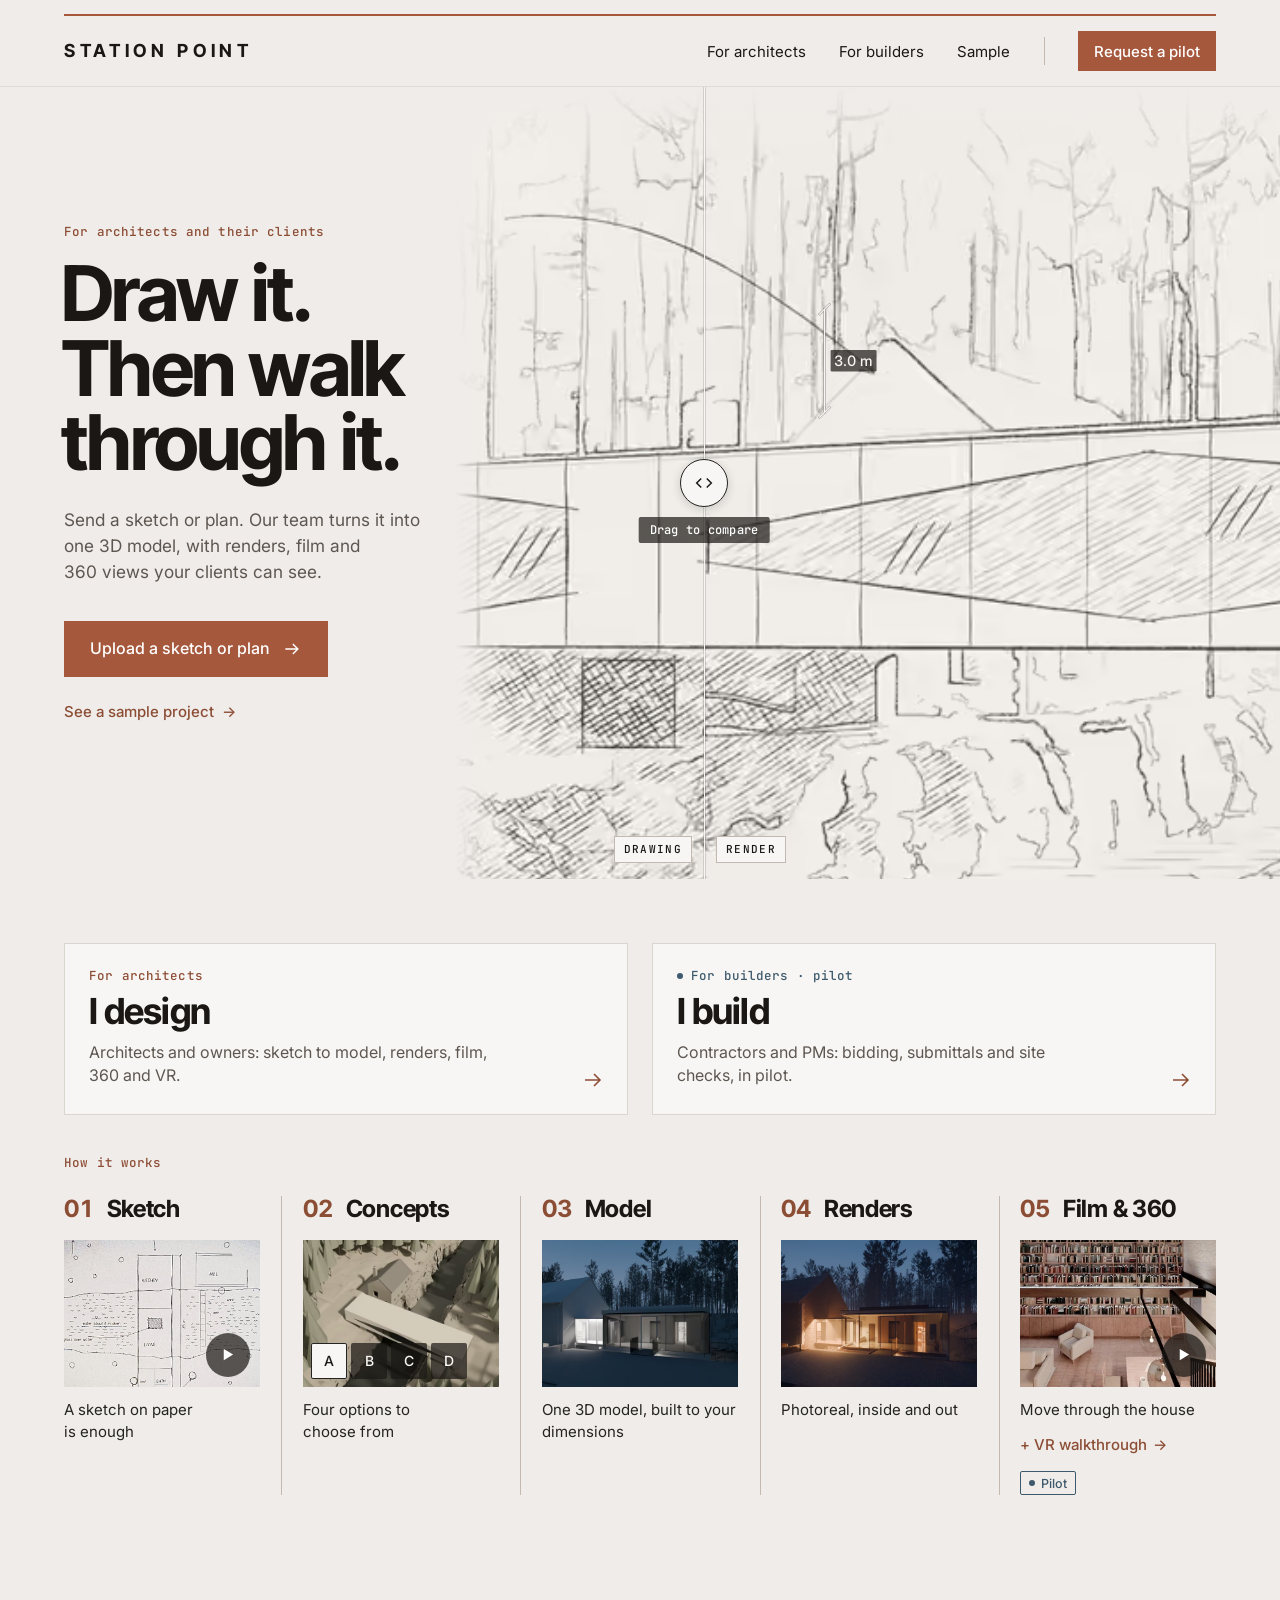
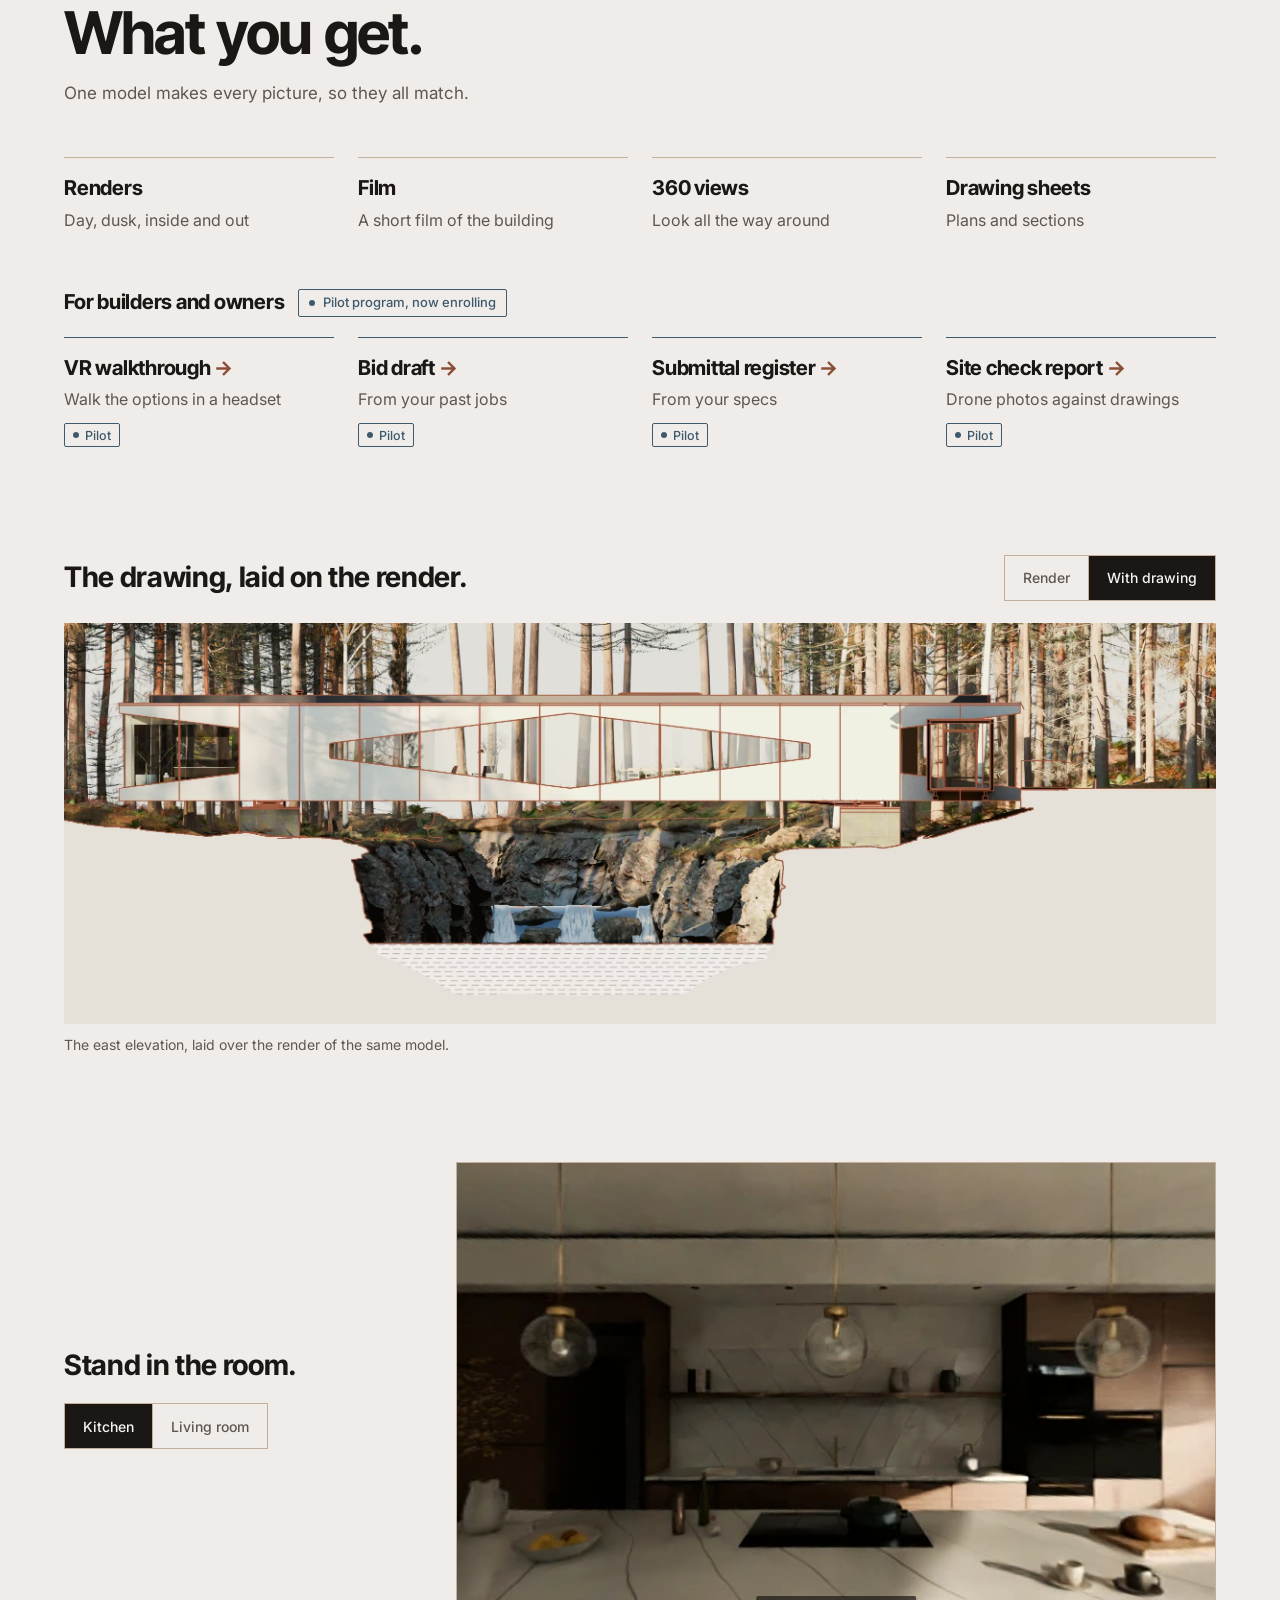
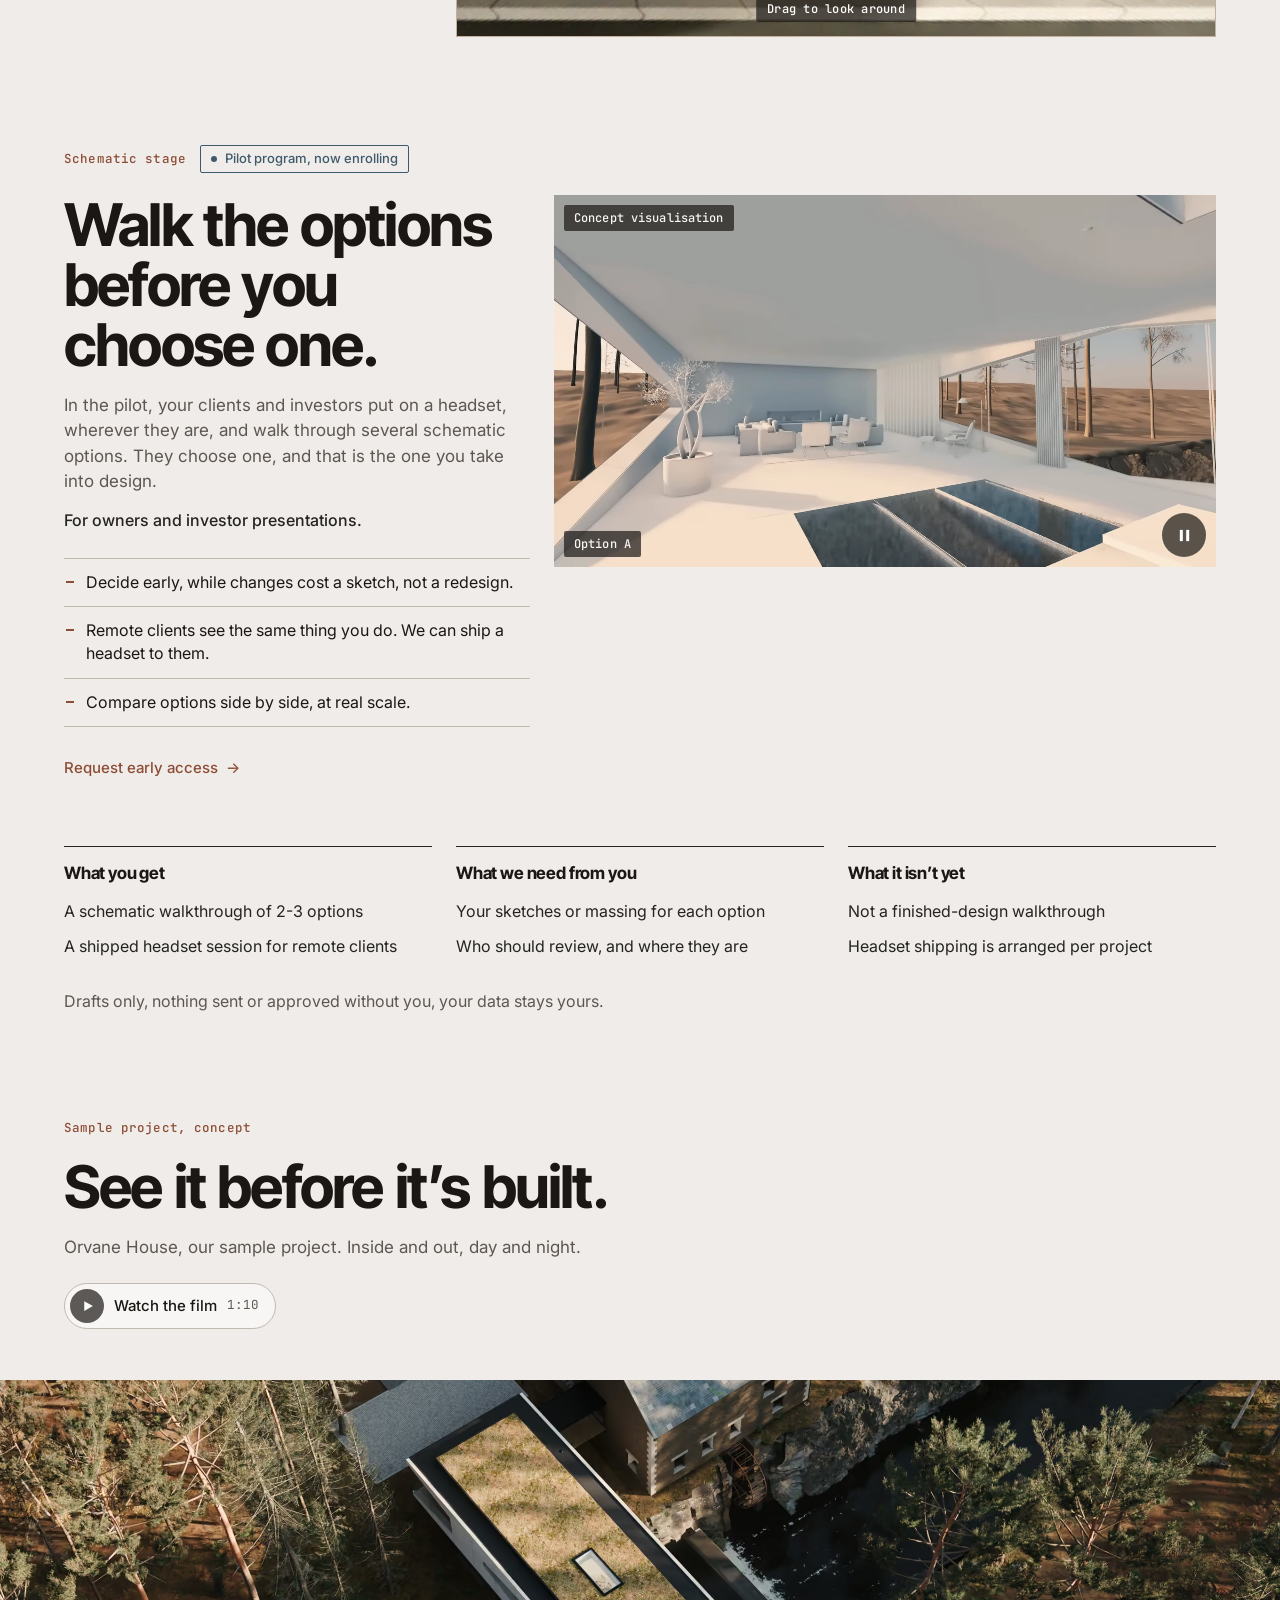
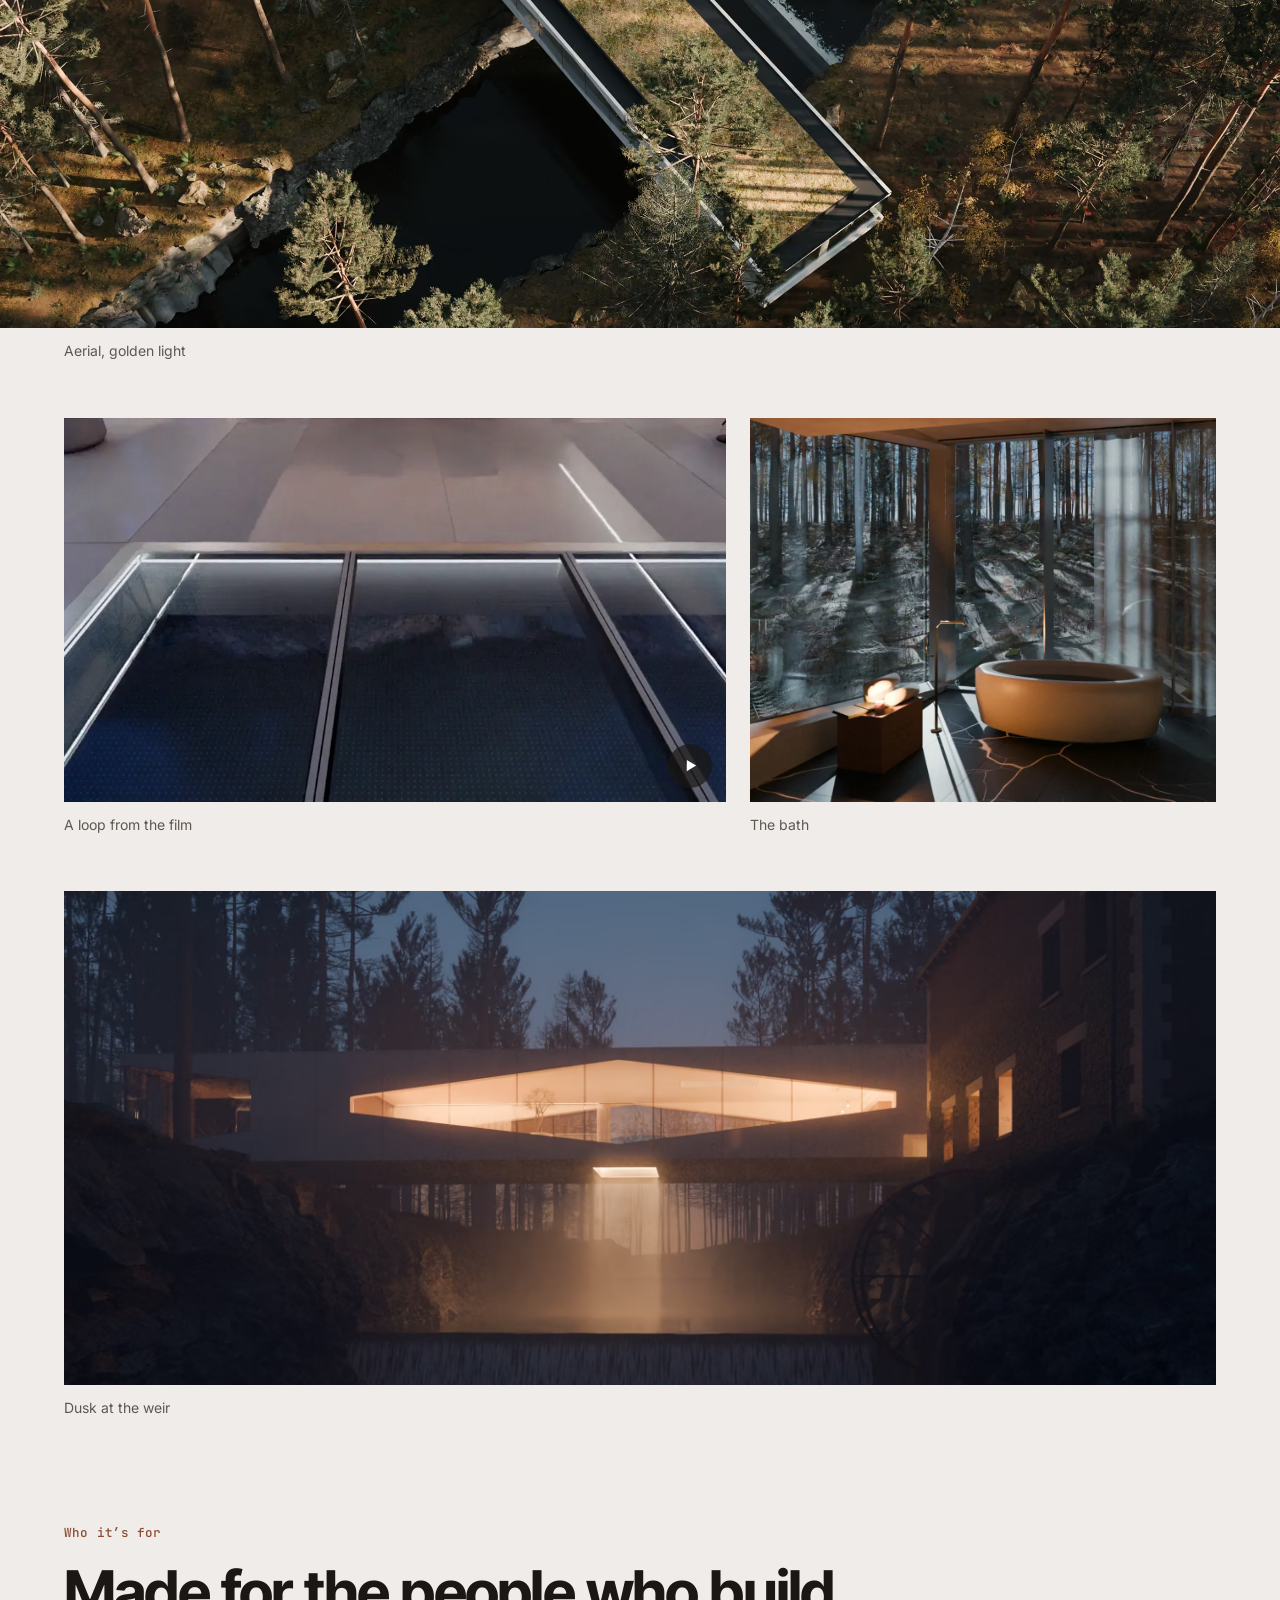
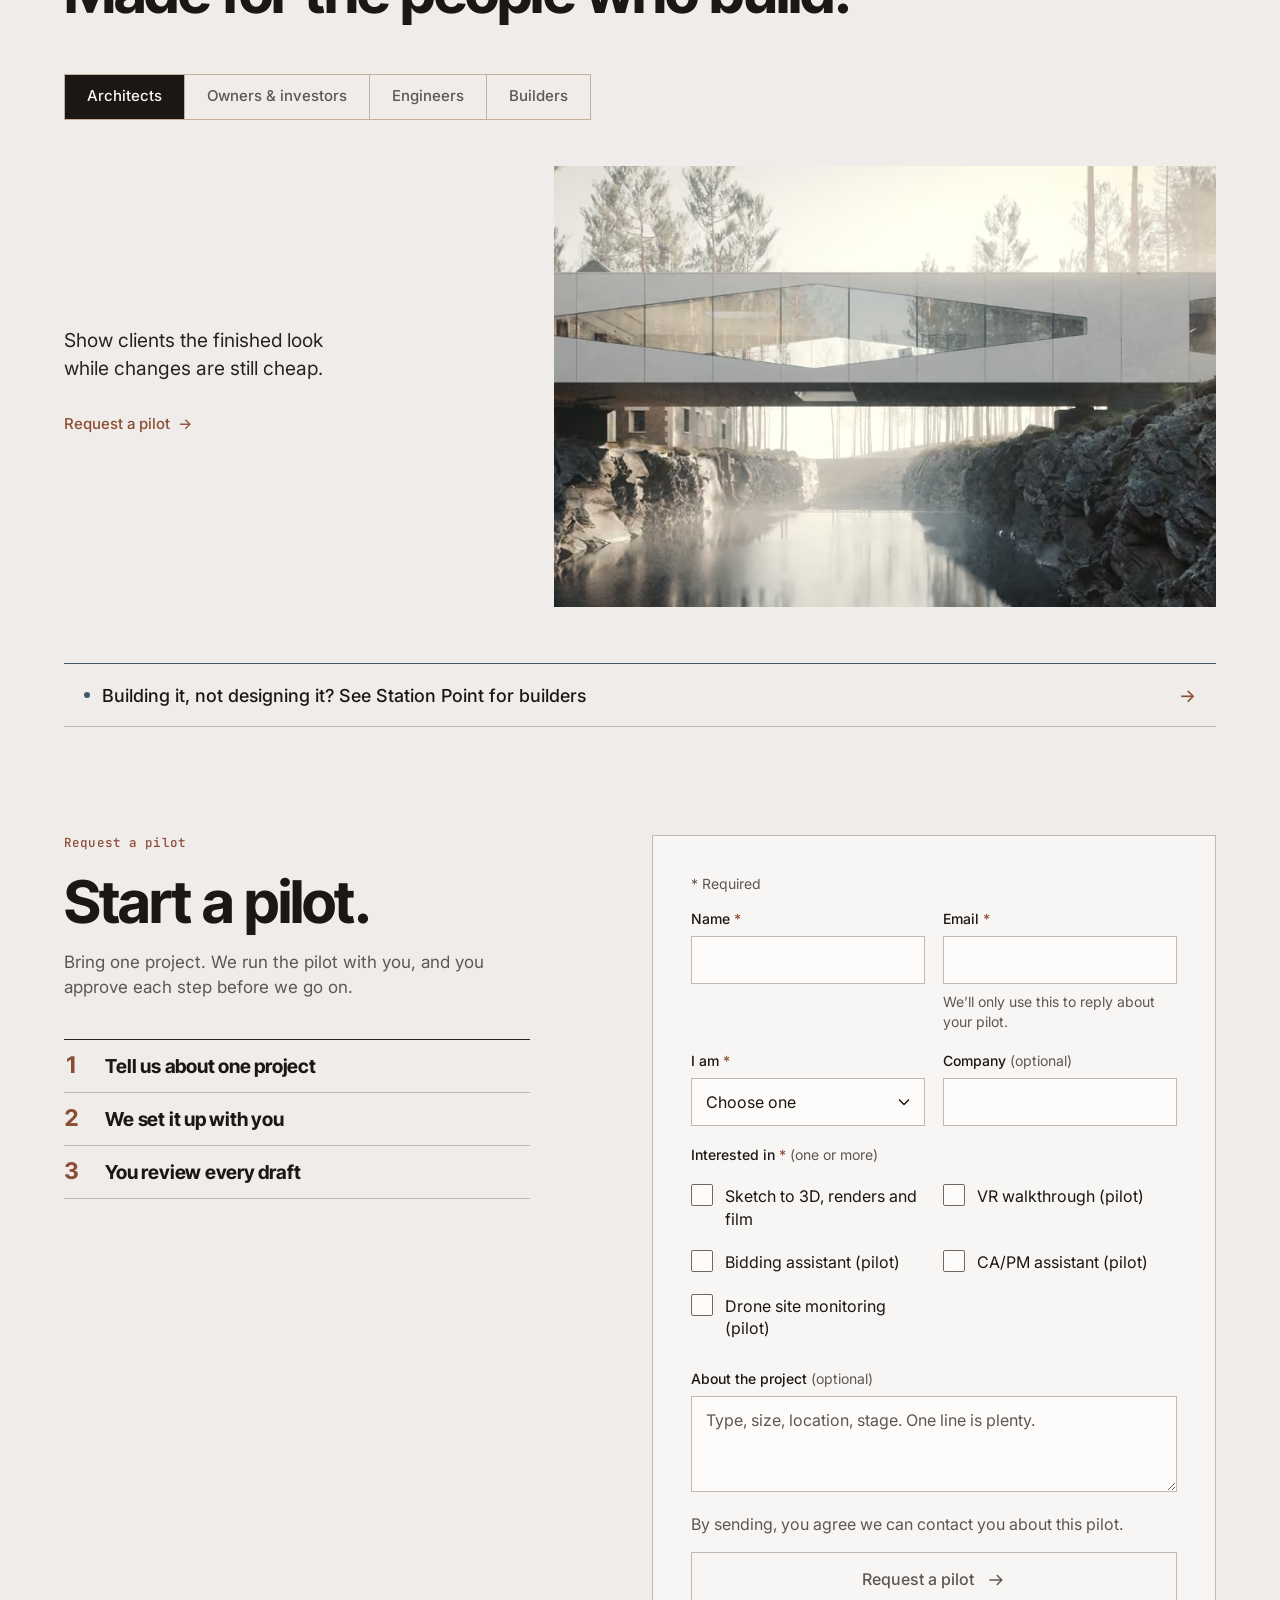
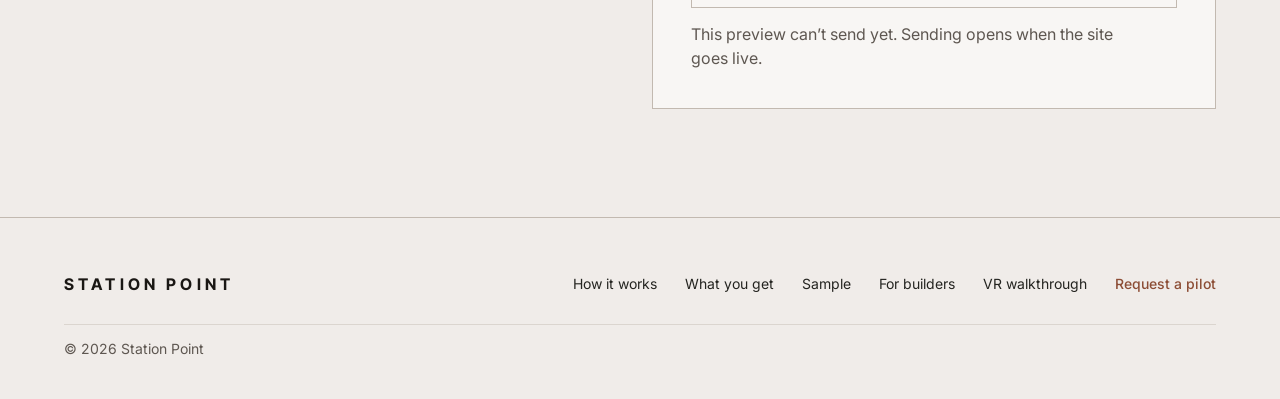
<file: index.html>
<!doctype html>
<html lang="en">
<head>
<meta name="robots" content="noindex, nofollow">

<meta charset="utf-8">
<meta name="viewport" content="width=device-width, initial-scale=1, viewport-fit=cover">
<title>Station Point · Hand sketch to renders, film and 360</title>
<meta name="description" content="Your sketch becomes one 3D model, with photoreal renders, a film and 360 views. For architects and their clients, with pilots for builders now enrolling.">
<meta name="color-scheme" content="light">
<meta name="theme-color" content="#F0ECE9">
<meta property="og:type" content="website">
<meta property="og:site_name" content="Station Point">
<meta property="og:title" content="Station Point · Draw it. Then walk through it.">
<meta property="og:description" content="From a hand sketch to one 3D model, photoreal renders, a film and 360 views.">
<meta property="og:image" content="img/og_1200x630.jpg">
<meta property="og:image:alt" content="A long white house spans a misty gorge among tall pines.">
<meta name="twitter:card" content="summary_large_image">
<link rel="icon" href="data:image/svg+xml,%3Csvg xmlns='http://www.w3.org/2000/svg' viewBox='0 0 32 32'%3E%3Crect width='32' height='32' fill='%23F0ECE9'/%3E%3Cpath d='M6 24L26 9M6 24H26' stroke='%231A1714' stroke-width='2.4' fill='none'/%3E%3Ccircle cx='6' cy='24' r='3.4' fill='%23A6583D'/%3E%3C/svg%3E">
<script>document.documentElement.classList.add('js');</script>
<link rel="preconnect" href="https://fonts.googleapis.com">
<link rel="preconnect" href="https://fonts.gstatic.com" crossorigin>
<link rel="stylesheet" href="https://fonts.googleapis.com/css2?family=Architects+Daughter&family=Inter:wght@400;500&family=Inter+Tight:wght@700&family=JetBrains+Mono:wght@400;500&display=swap">
<link rel="preload" as="image" type="image/avif" media="(min-width: 768px)" imagesrcset="img/hero_sketch_r5p_1600.avif 1600w, img/hero_sketch_r5p_2400.avif 2400w" imagesizes="(min-width: 768px) 63vw, 100vw" fetchpriority="high">
<link rel="preload" as="image" type="image/avif" media="(max-width: 767px)" imagesrcset="img/hero_sketch_r5p_m720.avif 720w, img/hero_sketch_r5p_m1080.avif 1080w" imagesizes="100vw" fetchpriority="high">
<link rel="preload" as="image" type="image/avif" media="(min-width: 768px)" imagesrcset="img/hero_render_r5p_1600.avif 1600w, img/hero_render_r5p_2400.avif 2400w" imagesizes="(min-width: 768px) 63vw, 100vw" fetchpriority="high">
<link rel="preload" as="image" type="image/avif" media="(max-width: 767px)" imagesrcset="img/hero_render_r5p_m720.avif 720w, img/hero_render_r5p_m1080.avif 1080w" imagesizes="100vw" fetchpriority="high">
<link rel="stylesheet" href="css/site.css">


</head>
<body>

<a class="skip" href="#main">Skip to content</a>

<header class="site-head" id="site-head">
  <div class="wrap"><div class="rule" aria-hidden="true"></div></div>
  <div class="wrap head-row">
    <a class="wordmark" href="#hero">STATION POINT</a>
    <nav class="nav" aria-label="Main">
      <ul class="nav-list">
        <li><a href="#how-it-works">For architects</a></li>
        <li><a href="builders.html">For builders</a></li>
        <li><a href="#sample">Sample</a></li>
      </ul>
      <span class="nav-div" aria-hidden="true"></span>
      <a class="nav-cta" href="#pilot">Request a pilot</a>
    </nav>
    <button class="menu-btn" id="menu-btn" type="button" aria-expanded="false" aria-controls="menu">
      <span class="sr-only">Menu</span><span class="menu-ico" aria-hidden="true"></span>
    </button>
  </div>
  <div class="menu" id="menu" hidden>
    <ul class="wrap">
      <li><a href="#how-it-works">For architects</a></li>
      <li><a href="builders.html">For builders</a></li>
      <li><a href="#sample">Sample</a></li>
      <li><a href="#pilot">Request a pilot</a></li>
    </ul>
  </div>
</header>


<main id="main">

<section class="hero" id="hero" aria-labelledby="hero-h">
  <div class="wrap hero-wrap">
    <div class="hero-copy">
      <p class="marker marker-top hero-for">For architects and their clients</p>
      <h1 class="h1" id="hero-h">Draw it.<br> Then walk<br> through it.</h1>
      <p class="lede">Send a sketch or plan. Our team turns it into one 3D model, with renders, film and 360&nbsp;views your clients can&nbsp;see.</p>
      <a class="upload" id="hero-cta" href="#pilot" data-prefill="service=design" data-pick="file_sketch">
        <span class="upload-txt">Upload a sketch or plan</span>
        <span class="upload-go" aria-hidden="true"><svg viewBox="0 0 24 24" focusable="false"><path d="M4 12h15M13 6l6 6-6 6"/></svg></span>
      </a>
      <a class="mono-link" href="#sample">See a sample project <span class="arr" aria-hidden="true">&rarr;</span></a>
    </div>
  </div>
  <div class="hero-media cmp" id="compare" role="group" aria-label="The drawing and the render of the same view">
    <div class="clip clip-s"><div class="frame"><picture class="lay lay-s"><source media="(max-width: 767px)" type="image/avif" srcset="img/hero_sketch_r5p_m720.avif 720w, img/hero_sketch_r5p_m1080.avif 1080w" sizes="100vw"><source media="(max-width: 767px)" type="image/webp" srcset="img/hero_sketch_r5p_m720.webp 720w, img/hero_sketch_r5p_m1080.webp 1080w" sizes="100vw"><source media="(max-width: 767px)" srcset="img/hero_sketch_r5p_m720.jpg 720w, img/hero_sketch_r5p_m1080.jpg 1080w" sizes="100vw"><source type="image/avif" srcset="img/hero_sketch_r5p_1600.avif 1600w, img/hero_sketch_r5p_2400.avif 2400w" sizes="(min-width: 768px) 63vw, 100vw"><source type="image/webp" srcset="img/hero_sketch_r5p_1600.webp 1600w, img/hero_sketch_r5p_2400.webp 2400w" sizes="(min-width: 768px) 63vw, 100vw"><img src="img/hero_sketch_r5p_1600.jpg" srcset="img/hero_sketch_r5p_1600.jpg 1600w, img/hero_sketch_r5p_2400.jpg 2400w" sizes="(min-width: 768px) 63vw, 100vw" width="2400" height="1800" alt="Pencil drawing of a long white house bridging a gorge in a pine forest." decoding="async" fetchpriority="high"></picture></div></div>
    <div class="clip clip-n" aria-hidden="true"><div class="frame"><svg class="ov ov-s ov-d" viewBox="0 0 2400 1800" preserveAspectRatio="xMinYMin slice" aria-hidden="true" focusable="false"><line class="d" x1="946.0" y1="610.0" x2="946.0" y2="416.7"/><line class="d" x1="936.8" y1="619.2" x2="955.2" y2="600.8"/><line class="d" x1="936.8" y1="425.9" x2="955.2" y2="407.5"/><text class="dt" x="964.0" y="513.3" font-size="27" text-anchor="start" dominant-baseline="central">3.0 m</text></svg><svg class="ov ov-s ov-m" viewBox="0 0 1080 1080" preserveAspectRatio="xMinYMin slice" aria-hidden="true" focusable="false"><line class="d" x1="698.5" y1="450.5" x2="698.5" y2="307.7"/><line class="d" x1="689.3" y1="459.7" x2="707.7" y2="441.3"/><line class="d" x1="689.3" y1="316.9" x2="707.7" y2="298.5"/><text class="dt" x="716.5" y="379.1" font-size="34" text-anchor="start" dominant-baseline="central">3.0 m</text></svg></div></div>
    <div class="clip clip-r"><div class="frame"><picture class="lay lay-r"><source media="(max-width: 767px)" type="image/avif" srcset="img/hero_render_r5p_m720.avif 720w, img/hero_render_r5p_m1080.avif 1080w" sizes="100vw"><source media="(max-width: 767px)" type="image/webp" srcset="img/hero_render_r5p_m720.webp 720w, img/hero_render_r5p_m1080.webp 1080w" sizes="100vw"><source media="(max-width: 767px)" srcset="img/hero_render_r5p_m720.jpg 720w, img/hero_render_r5p_m1080.jpg 1080w" sizes="100vw"><source type="image/avif" srcset="img/hero_render_r5p_1600.avif 1600w, img/hero_render_r5p_2400.avif 2400w" sizes="(min-width: 768px) 63vw, 100vw"><source type="image/webp" srcset="img/hero_render_r5p_1600.webp 1600w, img/hero_render_r5p_2400.webp 2400w" sizes="(min-width: 768px) 63vw, 100vw"><img src="img/hero_render_r5p_1600.jpg" srcset="img/hero_render_r5p_1600.jpg 1600w, img/hero_render_r5p_2400.jpg 2400w" sizes="(min-width: 768px) 63vw, 100vw" width="2400" height="1800" alt="The same view rendered: the white house spans the misty gorge among tall pines." decoding="async" fetchpriority="high"></picture><svg class="ov ov-r ov-d" viewBox="0 0 2400 1800" preserveAspectRatio="xMinYMin slice" aria-hidden="true" focusable="false"><line class="edge" x1="946.0" y1="610.0" x2="946.0" y2="416.7"/><line class="edge" x1="936.8" y1="619.2" x2="955.2" y2="600.8"/><line class="edge" x1="936.8" y1="425.9" x2="955.2" y2="407.5"/><line class="d" x1="946.0" y1="610.0" x2="946.0" y2="416.7"/><line class="d" x1="936.8" y1="619.2" x2="955.2" y2="600.8"/><line class="d" x1="936.8" y1="425.9" x2="955.2" y2="407.5"/><rect class="chip" x="957.4" y="493.3" width="86.1" height="40.1" rx="2.2"/><text class="dt" x="964.0" y="513.3" font-size="27" text-anchor="start" dominant-baseline="central">3.0 m</text></svg><svg class="ov ov-r ov-m" viewBox="0 0 1080 1080" preserveAspectRatio="xMinYMin slice" aria-hidden="true" focusable="false"><line class="edge" x1="698.5" y1="450.5" x2="698.5" y2="307.7"/><line class="edge" x1="689.3" y1="459.7" x2="707.7" y2="441.3"/><line class="edge" x1="689.3" y1="316.9" x2="707.7" y2="298.5"/><line class="d" x1="698.5" y1="450.5" x2="698.5" y2="307.7"/><line class="d" x1="689.3" y1="459.7" x2="707.7" y2="441.3"/><line class="d" x1="689.3" y1="316.9" x2="707.7" y2="298.5"/><rect class="chip" x="699.7" y="349.6" width="125.4" height="59.0" rx="5.6"/><text class="dt" x="716.5" y="379.1" font-size="34" text-anchor="start" dominant-baseline="central">3.0 m</text></svg></div></div>
    <div class="scrim" aria-hidden="true"></div>
    <div class="cmp-line" aria-hidden="true"></div>
    <div class="cmp-handle" role="slider" tabindex="0" aria-label="Drag to compare the drawing and the render"
         aria-valuemin="0" aria-valuemax="100" aria-valuenow="100" aria-valuetext="All drawing">
      <svg viewBox="0 0 24 24" aria-hidden="true" focusable="false"><path d="M9 7l-5 5 5 5M15 7l5 5-5 5"/></svg>
    </div>
    <span class="cmp-tag tag-s" aria-hidden="true">Drawing</span>
    <span class="cmp-tag tag-r" aria-hidden="true">Render</span>
    <span class="cmp-hint" aria-hidden="true">Drag to compare</span>
  </div>
</section>

<section class="doors" id="doors" aria-label="Choose your path">
  <div class="wrap doors-grid">
    <a class="door" href="#how-it-works">
      <span class="door-eye marker">For architects</span>
      <span class="door-t">I design</span>
      <span class="door-d">Architects and owners: sketch to model, renders, film, 360 and&nbsp;VR.</span>
      <span class="door-go" aria-hidden="true"><svg viewBox="0 0 24 24" focusable="false"><path d="M4 12h15M13 6l6 6-6 6"/></svg></span>
    </a>
    <a class="door door-build" href="builders.html">
      <span class="door-eye marker"><span class="pb-dot" aria-hidden="true"></span>For builders &middot; pilot</span>
      <span class="door-t">I build</span>
      <span class="door-d">Contractors and PMs: bidding, submittals and site checks, in&nbsp;pilot.</span>
      <span class="door-go" aria-hidden="true"><svg viewBox="0 0 24 24" focusable="false"><path d="M4 12h15M13 6l6 6-6 6"/></svg></span>
    </a>
  </div>
</section>

<section class="strip" id="how-it-works" aria-labelledby="how-h">
  <div class="wrap">
    <p class="marker marker-top" aria-hidden="true">How it works</p>
    <h2 class="sr-only" id="how-h">How it works</h2>
    <ol class="steps" id="steps">
      <li class="step" id="step-1">
        <h3 class="step-h"><span class="num">01</span> Sketch</h3>
        <div class="step-m lv-box">
          <video class="lv" muted loop playsinline preload="none" poster="media/loop_sketch_r5p_poster.jpg" data-src="media/loop_sketch_r5p.mp4" aria-hidden="true"></video>
          <div class="still"><picture><source type="image/avif" srcset="img/process_01_sketch_600.avif 600w, img/process_01_sketch_1200.avif 1200w" sizes="(min-width: 1100px) 18vw, (min-width: 768px) 30vw, 86vw"><source type="image/webp" srcset="img/process_01_sketch_600.webp 600w, img/process_01_sketch_1200.webp 1200w" sizes="(min-width: 1100px) 18vw, (min-width: 768px) 30vw, 86vw"><img src="img/process_01_sketch_1200.jpg" srcset="img/process_01_sketch_600.jpg 600w, img/process_01_sketch_1200.jpg 1200w" sizes="(min-width: 1100px) 18vw, (min-width: 768px) 30vw, 86vw" width="1200" height="900" alt="A pen sketch of the house: plan, perspective and section, with handwritten notes." loading="lazy" decoding="async"></picture></div>
          <button class="lv-btn" type="button" data-what="the sketch loop" aria-label="Pause the sketch loop"><svg class="i-pause" viewBox="0 0 16 16" aria-hidden="true" focusable="false"><rect x="3" y="2" width="3.2" height="12"/><rect x="9.8" y="2" width="3.2" height="12"/></svg><svg class="i-play" viewBox="0 0 16 16" aria-hidden="true" focusable="false"><path d="M4 2l10 6-10 6z"/></svg></button>
        </div>
        <p class="cap">A sketch on paper is enough</p>
      </li>
      <li class="step" id="step-2">
        <h3 class="step-h"><span class="num">02</span> Concepts</h3>
        <div class="step-m cx" id="cx">
          <div class="cx-opt" data-opt="a"><picture><source type="image/avif" srcset="img/process_02_r5a_480.avif 480w, img/process_02_r5a_960.avif 960w" sizes="(min-width: 1100px) 18vw, (min-width: 768px) 30vw, 86vw"><source type="image/webp" srcset="img/process_02_r5a_480.webp 480w, img/process_02_r5a_960.webp 960w" sizes="(min-width: 1100px) 18vw, (min-width: 768px) 30vw, 86vw"><img src="img/process_02_r5a_960.jpg" srcset="img/process_02_r5a_480.jpg 480w, img/process_02_r5a_960.jpg 960w" sizes="(min-width: 1100px) 18vw, (min-width: 768px) 30vw, 86vw" width="960" height="720" alt="Option A: one long white bar across the pond, cut by a diamond window." loading="lazy" decoding="async"></picture></div>
          <div class="cx-opt" data-opt="b" hidden><picture><source type="image/avif" srcset="img/process_02_r5b_480.avif 480w, img/process_02_r5b_960.avif 960w" sizes="(min-width: 1100px) 18vw, (min-width: 768px) 30vw, 86vw"><source type="image/webp" srcset="img/process_02_r5b_480.webp 480w, img/process_02_r5b_960.webp 960w" sizes="(min-width: 1100px) 18vw, (min-width: 768px) 30vw, 86vw"><img src="img/process_02_r5b_960.jpg" srcset="img/process_02_r5b_480.jpg 480w, img/process_02_r5b_960.jpg 960w" sizes="(min-width: 1100px) 18vw, (min-width: 768px) 30vw, 86vw" width="960" height="720" alt="Option B: two pavilions with mono-pitch roofs, one on each bank, joined by a glass link." loading="lazy" decoding="async"></picture></div>
          <div class="cx-opt" data-opt="c" hidden><picture><source type="image/avif" srcset="img/process_02_r5c_480.avif 480w, img/process_02_r5c_960.avif 960w" sizes="(min-width: 1100px) 18vw, (min-width: 768px) 30vw, 86vw"><source type="image/webp" srcset="img/process_02_r5c_480.webp 480w, img/process_02_r5c_960.webp 960w" sizes="(min-width: 1100px) 18vw, (min-width: 768px) 30vw, 86vw"><img src="img/process_02_r5c_960.jpg" srcset="img/process_02_r5c_480.jpg 480w, img/process_02_r5c_960.jpg 960w" sizes="(min-width: 1100px) 18vw, (min-width: 768px) 30vw, 86vw" width="960" height="720" alt="Option C: a compact stacked block on one bank, its upper floors cantilevered over the water." loading="lazy" decoding="async"></picture></div>
          <div class="cx-opt" data-opt="d" hidden><picture><source type="image/avif" srcset="img/process_02_r5d_480.avif 480w, img/process_02_r5d_960.avif 960w" sizes="(min-width: 1100px) 18vw, (min-width: 768px) 30vw, 86vw"><source type="image/webp" srcset="img/process_02_r5d_480.webp 480w, img/process_02_r5d_960.webp 960w" sizes="(min-width: 1100px) 18vw, (min-width: 768px) 30vw, 86vw"><img src="img/process_02_r5d_960.jpg" srcset="img/process_02_r5d_480.jpg 480w, img/process_02_r5d_960.jpg 960w" sizes="(min-width: 1100px) 18vw, (min-width: 768px) 30vw, 86vw" width="960" height="720" alt="Option D: a low ring with a planted roof, wrapping the old mill." loading="lazy" decoding="async"></picture></div>
          <div class="cx-chips" role="group" aria-label="Concept option">
            <button class="cx-chip" type="button" data-opt="a" aria-pressed="true" aria-label="Show option A">A</button>
            <button class="cx-chip" type="button" data-opt="b" aria-pressed="false" aria-label="Show option B">B</button>
            <button class="cx-chip" type="button" data-opt="c" aria-pressed="false" aria-label="Show option C">C</button>
            <button class="cx-chip" type="button" data-opt="d" aria-pressed="false" aria-label="Show option D">D</button>
          </div>
        </div>
        <p class="cap">Four options to choose from</p>
      </li>
      <li class="step" id="step-3">
        <h3 class="step-h"><span class="num">03</span> Model</h3>
        <div class="step-m"><picture><source type="image/avif" srcset="img/step-03-clay-n_600.avif 600w, img/step-03-clay-n_1200.avif 1200w, img/step-03-clay-n_1600.avif 1600w" sizes="(min-width: 1100px) 18vw, (min-width: 768px) 30vw, 86vw"><source type="image/webp" srcset="img/step-03-clay-n_600.webp 600w, img/step-03-clay-n_1200.webp 1200w, img/step-03-clay-n_1600.webp 1600w" sizes="(min-width: 1100px) 18vw, (min-width: 768px) 30vw, 86vw"><img src="img/step-03-clay-n_1200.jpg" srcset="img/step-03-clay-n_600.jpg 600w, img/step-03-clay-n_1200.jpg 1200w, img/step-03-clay-n_1600.jpg 1600w" sizes="(min-width: 1100px) 18vw, (min-width: 768px) 30vw, 86vw" width="1600" height="1200" alt="Clay 3D model of Orvane House at dusk, before materials, seen from the same spot as the step 04 render." loading="lazy" decoding="async"></picture></div>
        <p class="cap">One 3D model, built to your dimensions</p>
      </li>
      <li class="step" id="step-4">
        <h3 class="step-h"><span class="num">04</span> Renders</h3>
        <div class="step-m"><picture><source type="image/avif" srcset="img/process_04_render_r5_600.avif 600w, img/process_04_render_r5_1200.avif 1200w" sizes="(min-width: 1100px) 18vw, (min-width: 768px) 30vw, 86vw"><source type="image/webp" srcset="img/process_04_render_r5_600.webp 600w, img/process_04_render_r5_1200.webp 1200w" sizes="(min-width: 1100px) 18vw, (min-width: 768px) 30vw, 86vw"><img src="img/process_04_render_r5_1200.jpg" srcset="img/process_04_render_r5_600.jpg 600w, img/process_04_render_r5_1200.jpg 1200w" sizes="(min-width: 1100px) 18vw, (min-width: 768px) 30vw, 86vw" width="1200" height="900" alt="The glass entrance lit at blue hour, beside the old stone mill, with pines behind." loading="lazy" decoding="async"></picture></div>
        <p class="cap">Photoreal, inside and out</p>
      </li>
      <li class="step" id="step-5">
        <h3 class="step-h"><span class="num">05</span> Film &amp; 360</h3>
        <div class="step-m lv-box">
          <video class="lv" muted loop playsinline preload="none" poster="media/loop_walk_r5f_poster.jpg" data-src="media/loop_walk_r5f.mp4" aria-hidden="true"></video>
          <div class="still"><picture><source type="image/avif" srcset="img/process_05_walk_r5f_600.avif 600w, img/process_05_walk_r5f_720.avif 720w" sizes="(min-width: 1100px) 18vw, (min-width: 768px) 30vw, 86vw"><source type="image/webp" srcset="img/process_05_walk_r5f_600.webp 600w, img/process_05_walk_r5f_720.webp 720w" sizes="(min-width: 1100px) 18vw, (min-width: 768px) 30vw, 86vw"><img src="img/process_05_walk_r5f_720.jpg" srcset="img/process_05_walk_r5f_600.jpg 600w, img/process_05_walk_r5f_720.jpg 720w" sizes="(min-width: 1100px) 18vw, (min-width: 768px) 30vw, 86vw" width="720" height="540" alt="Inside the old mill: the library wall, seen from the gallery." loading="lazy" decoding="async"></picture></div>
          <button class="lv-btn" type="button" data-what="the film loop" aria-label="Pause the film loop"><svg class="i-pause" viewBox="0 0 16 16" aria-hidden="true" focusable="false"><rect x="3" y="2" width="3.2" height="12"/><rect x="9.8" y="2" width="3.2" height="12"/></svg><svg class="i-play" viewBox="0 0 16 16" aria-hidden="true" focusable="false"><path d="M4 2l10 6-10 6z"/></svg></button>
        </div>
        <p class="cap">Move through the house</p>
        <p class="step-vr"><a class="step-link" href="#vr">+ VR walkthrough <span class="arr" aria-hidden="true">&rarr;</span></a><span class="pb pb-sm"><span class="pb-dot" aria-hidden="true"></span>Pilot</span></p>
      </li>
    </ol>
    <div class="dots" id="dots" role="group" aria-label="Steps">
      <button class="dot" type="button" data-step="step-1" aria-label="Go to step 1" aria-current="true"></button>
      <button class="dot" type="button" data-step="step-2" aria-label="Go to step 2"></button>
      <button class="dot" type="button" data-step="step-3" aria-label="Go to step 3"></button>
      <button class="dot" type="button" data-step="step-4" aria-label="Go to step 4"></button>
      <button class="dot" type="button" data-step="step-5" aria-label="Go to step 5"></button>
    </div>
  </div>
</section>

<section class="sec" id="what-you-get" aria-labelledby="wyg-h">
  <div class="wrap">
    <h2 class="h2" id="wyg-h">What you get.</h2>
    <p class="sub">One model makes every picture, so they all match.</p>
    <ul class="dl">
      <li><span class="dl-t">Renders</span><span class="dl-d">Day, dusk, inside and out</span></li>
      <li><span class="dl-t">Film</span><span class="dl-d">A short film of the building</span></li>
      <li><span class="dl-t">360 views</span><span class="dl-d">Look all the way around</span></li>
      <li><span class="dl-t">Drawing sheets</span><span class="dl-d">Plans and sections</span></li>
    </ul>
    
    <div class="dl-pilot">
      <p class="dl-pilot-h"><span class="dl-pilot-t">For builders and owners</span> <span class="pb"><span class="pb-dot" aria-hidden="true"></span>Pilot program, now enrolling</span></p>
      <ul class="dl dl-2">
        <li><a href="#vr"><span class="dl-t">VR <span class="nw">walkthrough&nbsp;<span class="dl-arr" aria-hidden="true">&rarr;</span></span></span><span class="dl-d">Walk the options in a headset</span><span class="pb pb-sm"><span class="pb-dot" aria-hidden="true"></span>Pilot</span></a></li>
        <li><a href="builders.html#bidding"><span class="dl-t">Bid <span class="nw">draft&nbsp;<span class="dl-arr" aria-hidden="true">&rarr;</span></span></span><span class="dl-d">From your past jobs</span><span class="pb pb-sm"><span class="pb-dot" aria-hidden="true"></span>Pilot</span></a></li>
        <li><a href="builders.html#ca-pm"><span class="dl-t">Submittal <span class="nw">register&nbsp;<span class="dl-arr" aria-hidden="true">&rarr;</span></span></span><span class="dl-d">From your specs</span><span class="pb pb-sm"><span class="pb-dot" aria-hidden="true"></span>Pilot</span></a></li>
        <li><a href="builders.html#drone"><span class="dl-t">Site check <span class="nw">report&nbsp;<span class="dl-arr" aria-hidden="true">&rarr;</span></span></span><span class="dl-d">Drone photos against drawings</span><span class="pb pb-sm"><span class="pb-dot" aria-hidden="true"></span>Pilot</span></a></li>
      </ul>
    </div>
  </div>
</section>

<section class="sec" id="overlay" aria-labelledby="overlay-h">
  <div class="wrap">
    <figure class="reg">
      <div class="row-head">
        <h2 class="h3" id="overlay-h">The drawing, laid on the render.</h2>
        <div class="rooms" id="reg-toggle" role="group" aria-label="View">
          <button class="room" type="button" aria-pressed="false" data-lines="0" aria-controls="reg-lines">Render</button>
          <button class="room" type="button" aria-pressed="true" data-lines="1" aria-controls="reg-lines">With drawing</button>
        </div>
      </div>
      <div class="reg-img" style="--ar: 2400 / 835; --ar-m: 16 / 9; --pos-m: 45% 35%">
        <picture><source type="image/avif" srcset="img/overlay-east-render_1200.avif 1200w, img/overlay-east-render_2400.avif 2400w" sizes="(min-width: 2200px) 1680px, (min-width: 1680px) 1520px, (min-width: 1360px) 1280px, 94vw"><source type="image/webp" srcset="img/overlay-east-render_1200.webp 1200w, img/overlay-east-render_2400.webp 2400w" sizes="(min-width: 2200px) 1680px, (min-width: 1680px) 1520px, (min-width: 1360px) 1280px, 94vw"><img src="img/overlay-east-render_1200.jpg" srcset="img/overlay-east-render_1200.jpg 1200w, img/overlay-east-render_2400.jpg 2400w" sizes="(min-width: 2200px) 1680px, (min-width: 1680px) 1520px, (min-width: 1360px) 1280px, 94vw" width="2400" height="835" alt="Render of the east elevation: the house spans the gorge, the ground below it shown in section." loading="lazy" decoding="async"></picture>
        <div class="reg-lines" id="reg-lines"><picture><source type="image/avif" srcset="img/overlay-east-with-drawing_1200.avif 1200w, img/overlay-east-with-drawing_2400.avif 2400w" sizes="(min-width: 2200px) 1680px, (min-width: 1680px) 1520px, (min-width: 1360px) 1280px, 94vw"><source type="image/webp" srcset="img/overlay-east-with-drawing_1200.webp 1200w, img/overlay-east-with-drawing_2400.webp 2400w" sizes="(min-width: 2200px) 1680px, (min-width: 1680px) 1520px, (min-width: 1360px) 1280px, 94vw"><img src="img/overlay-east-with-drawing_1200.jpg" srcset="img/overlay-east-with-drawing_1200.jpg 1200w, img/overlay-east-with-drawing_2400.jpg 2400w" sizes="(min-width: 2200px) 1680px, (min-width: 1680px) 1520px, (min-width: 1360px) 1280px, 94vw" width="2400" height="835" alt="The same render with the east elevation drawing laid on it in thin terracotta lines." loading="lazy" decoding="async"></picture></div>
      </div>
      <figcaption class="cap">The east elevation, laid over the render of the&nbsp;same&nbsp;model.</figcaption>
    </figure>
  </div>
</section>

<section class="sec" id="stand" aria-labelledby="stand-h">
  <div class="wrap">
    <div class="tour">
      <div class="row-head">
        <h2 class="h3" id="stand-h">Stand in the room.</h2>
        <div class="rooms" role="group" aria-label="Room">
          <button class="room" type="button" aria-pressed="true" data-room="0">Kitchen</button>
          <button class="room" type="button" aria-pressed="false" data-room="1">Living room</button>
        </div>
      </div>
      <div class="pano" id="pano" tabindex="0" role="group" aria-roledescription="360 view">
        <div class="pano-view" data-eq="img/proof_360_kitchen_r5g_1920.webp" data-yaw="0.5" data-name="The kitchen"><picture><source type="image/avif" srcset="img/proof_360_kitchen_view_r5g_960.avif 960w, img/proof_360_kitchen_view_r5g_1440.avif 1440w" sizes="(min-width: 2200px) 1680px, (min-width: 1680px) 1520px, (min-width: 1360px) 1280px, 94vw"><source type="image/webp" srcset="img/proof_360_kitchen_view_r5g_960.webp 960w, img/proof_360_kitchen_view_r5g_1440.webp 1440w" sizes="(min-width: 2200px) 1680px, (min-width: 1680px) 1520px, (min-width: 1360px) 1280px, 94vw"><img src="img/proof_360_kitchen_view_r5g_1440.jpg" srcset="img/proof_360_kitchen_view_r5g_960.jpg 960w, img/proof_360_kitchen_view_r5g_1440.jpg 1440w" sizes="(min-width: 2200px) 1680px, (min-width: 1680px) 1520px, (min-width: 1360px) 1280px, 94vw" width="1440" height="1080" alt="" loading="lazy" decoding="async"></picture></div>
        <div class="pano-view" data-eq="img/proof_360_living_r5g_1536.webp" data-yaw="0.5" data-name="The living room" hidden><picture><source type="image/avif" srcset="img/proof_360_living_view_r5g_960.avif 960w, img/proof_360_living_view_r5g_1440.avif 1440w" sizes="(min-width: 2200px) 1680px, (min-width: 1680px) 1520px, (min-width: 1360px) 1280px, 94vw"><source type="image/webp" srcset="img/proof_360_living_view_r5g_960.webp 960w, img/proof_360_living_view_r5g_1440.webp 1440w" sizes="(min-width: 2200px) 1680px, (min-width: 1680px) 1520px, (min-width: 1360px) 1280px, 94vw"><img src="img/proof_360_living_view_r5g_1440.jpg" srcset="img/proof_360_living_view_r5g_960.jpg 960w, img/proof_360_living_view_r5g_1440.jpg 1440w" sizes="(min-width: 2200px) 1680px, (min-width: 1680px) 1520px, (min-width: 1360px) 1280px, 94vw" width="1440" height="1080" alt="" loading="lazy" decoding="async"></picture></div>
        <canvas class="pano-cv" aria-hidden="true"></canvas>
        <span class="pano-hint" aria-hidden="true">Drag to look around</span>
      </div>
    </div>
  </div>
</section>

<section class="sec svc" id="vr" aria-labelledby="vr-h">
  <div class="wrap">
    <div class="svc-grid">
      <p class="svc-eyebrow"><span class="marker">Schematic stage</span><span class="pb"><span class="pb-dot" aria-hidden="true"></span>Pilot program, now enrolling</span></p>
      <div class="svc-head">
        <h2 class="h2" id="vr-h">Walk the options before you choose one.</h2>
        <p class="sub">In the pilot, your clients and investors put on a headset, wherever they are, and walk through several schematic options. They choose one, and that is the one you take into design.</p>
        <p class="svc-aud">For owners and investor presentations.</p>
      </div>
      <div class="svc-media"><div class="vid lv-box svc-vid" style="--ar: 1920 / 1080; --ar-m: 4 / 5"><video class="lv" muted loop playsinline preload="none" poster="img/vr-ab-w5k-poster-16x9_1920.webp" data-src="media/vr-ab-w5k-16x9.mp4" data-webm="media/vr-ab-w5k-16x9.webm" data-src-m="media/vr-ab-w5k-4x5.mp4" data-webm-m="media/vr-ab-w5k-4x5.webm" data-poster-m="img/vr-ab-w5k-poster-4x5_1080.webp" data-cut="5.0" data-labels="Option A|Option B" aria-hidden="true"></video><div class="still"><picture><source media="(max-width: 767px)" type="image/avif" srcset="img/vr-ab-w5k-poster-4x5_540.avif 540w, img/vr-ab-w5k-poster-4x5_1080.avif 1080w" sizes="100vw"><source media="(max-width: 767px)" type="image/webp" srcset="img/vr-ab-w5k-poster-4x5_540.webp 540w, img/vr-ab-w5k-poster-4x5_1080.webp 1080w" sizes="100vw"><source media="(max-width: 767px)" srcset="img/vr-ab-w5k-poster-4x5_540.jpg 540w, img/vr-ab-w5k-poster-4x5_1080.jpg 1080w" sizes="100vw"><source type="image/avif" srcset="img/vr-ab-w5k-poster-16x9_960.avif 960w, img/vr-ab-w5k-poster-16x9_1920.avif 1920w" sizes="(min-width: 768px) 58vw, 100vw"><source type="image/webp" srcset="img/vr-ab-w5k-poster-16x9_960.webp 960w, img/vr-ab-w5k-poster-16x9_1920.webp 1920w" sizes="(min-width: 768px) 58vw, 100vw"><img src="img/vr-ab-w5k-poster-16x9_1920.jpg" srcset="img/vr-ab-w5k-poster-16x9_960.jpg 960w, img/vr-ab-w5k-poster-16x9_1920.jpg 1920w" sizes="(min-width: 768px) 58vw, 100vw" width="1920" height="1080" alt="" loading="lazy" decoding="async"></picture></div><span class="sr-only">First-person schematic walkthrough of a clay model, switching between Option A and Option B.</span><span class="concept-chip">Concept visualisation</span><span class="opt-chip" aria-hidden="true">Option A</span><button class="lv-btn" type="button" data-what="the VR walkthrough clip" aria-label="Pause the VR walkthrough clip"><svg class="i-pause" viewBox="0 0 16 16" aria-hidden="true" focusable="false"><rect x="3" y="2" width="3.2" height="12"/><rect x="9.8" y="2" width="3.2" height="12"/></svg><svg class="i-play" viewBox="0 0 16 16" aria-hidden="true" focusable="false"><path d="M4 2l10 6-10 6z"/></svg></button></div></div>
      <div class="svc-body">
        <ul class="svc-list"><li>Decide early, while changes cost a sketch, not a redesign.</li><li>Remote clients see the same thing you do. We can ship a headset to them.</li><li>Compare options side by side, at real scale.</li></ul>
        <a class="mono-link svc-cta" href="#pilot" data-prefill="service=vr">Request early access <span class="arr" aria-hidden="true">&rarr;</span></a>
      </div>
    </div>
    <div class="gnn"><div class="gnn-c"><h3 class="gnn-h">What you get</h3><ul><li>A schematic walkthrough of 2-3 options</li><li>A shipped headset session for remote clients</li></ul></div><div class="gnn-c"><h3 class="gnn-h">What we need from you</h3><ul><li>Your sketches or massing for each option</li><li>Who should review, and where they are</li></ul></div><div class="gnn-c"><h3 class="gnn-h">What it isn’t yet</h3><ul><li>Not a finished-design walkthrough</li><li>Headset shipping is arranged per project</li></ul></div></div>
    <p class="svc-trust">Drafts only, nothing sent or approved without you, your data stays yours.</p>
  </div>
</section>

<section class="sec sec-work" id="sample" aria-labelledby="work-h">
  <div class="wrap">
    <div class="sec-head">
      <p class="marker marker-top">Sample project, concept</p>
      <h2 class="h2" id="work-h">See it before it&rsquo;s built.</h2>
      <p class="sub">Orvane House, our sample project. Inside and out, day and&nbsp;night.</p>
      <button class="film-pill" id="film-open" type="button" data-film
              aria-label="Play the film: from the first sketch to the finished house, 1 minute 10 seconds">
        <span class="play" aria-hidden="true"><svg viewBox="0 0 16 16" focusable="false"><path d="M3 1.5l11.5 6.5L3 14.5z"/></svg></span>
        <span class="film-t">Watch the film</span>
        <span class="film-len">1:10</span>
      </button>
    </div>
    <div class="gal">
      <figure class="g g-bleed">
        <button class="g-tile t-aerial" type="button" data-lb="img/show_01_aerial_full.webp"><picture><source type="image/avif" srcset="img/show_01_aerial_1200.avif 1200w, img/show_01_aerial_full.avif 2400w" sizes="100vw"><source type="image/webp" srcset="img/show_01_aerial_1200.webp 1200w, img/show_01_aerial_full.webp 2400w" sizes="100vw"><img src="img/show_01_aerial_1200.jpg" srcset="img/show_01_aerial_1200.jpg 1200w, img/show_01_aerial_full.jpg 2400w" sizes="100vw" width="2400" height="1600" alt="Aerial view in golden light: the house crosses the gorge beside the old stone mill." loading="lazy" decoding="async"></picture></button>
        <figcaption class="cap">Aerial, golden light</figcaption>
      </figure>
      <figure class="g g-loop">
        <div class="g-tile t-loop lv-box">
          <video class="lv" muted loop playsinline preload="none" poster="img/showcase_loop_r5_poster.webp" data-src="img/showcase_loop_r5.mp4" aria-hidden="true"></video>
          <div class="still"><picture><source type="image/avif" srcset="img/showcase_loop_r5_poster.avif 960w" sizes="(min-width: 768px) 56vw, 100vw"><source type="image/webp" srcset="img/showcase_loop_r5_poster.webp 960w" sizes="(min-width: 768px) 56vw, 100vw"><img src="img/showcase_loop_r5_poster.jpg" srcset="img/showcase_loop_r5_poster.jpg 960w" sizes="(min-width: 768px) 56vw, 100vw" width="960" height="540" alt="The glass floor of the living room, the water below it at blue hour." loading="lazy" decoding="async"></picture></div>
          <button class="lv-btn" type="button" data-what="the film loop" aria-label="Pause the film loop"><svg class="i-pause" viewBox="0 0 16 16" aria-hidden="true" focusable="false"><rect x="3" y="2" width="3.2" height="12"/><rect x="9.8" y="2" width="3.2" height="12"/></svg><svg class="i-play" viewBox="0 0 16 16" aria-hidden="true" focusable="false"><path d="M4 2l10 6-10 6z"/></svg></button>
        </div>
        <figcaption class="cap">A loop from the film</figcaption>
      </figure>
      <figure class="g g-bath">
        <button class="g-tile t-bath" type="button" data-lb="img/show_05_bath_full.webp"><picture><source type="image/avif" srcset="img/show_05_bath_full.avif 1100w" sizes="(min-width: 768px) 40vw, 100vw"><source type="image/webp" srcset="img/show_05_bath_full.webp 1100w" sizes="(min-width: 768px) 40vw, 100vw"><img src="img/show_05_bath_full.jpg" srcset="img/show_05_bath_full.jpg 1100w" sizes="(min-width: 768px) 40vw, 100vw" width="1100" height="1375" alt="A round stone bath in a glass corner, the pine forest outside." loading="lazy" decoding="async"></picture></button>
        <figcaption class="cap">The bath</figcaption>
      </figure>
      <figure class="g g-dusk">
        <button class="g-tile t-dusk" type="button" data-lb="img/show_03_dusk_bridge_full.webp"><picture><source type="image/avif" srcset="img/show_03_dusk_bridge_1200.avif 1200w, img/show_03_dusk_bridge_full.avif 2400w" sizes="(min-width: 2200px) 1680px, (min-width: 1680px) 1520px, (min-width: 1360px) 1280px, 94vw"><source type="image/webp" srcset="img/show_03_dusk_bridge_1200.webp 1200w, img/show_03_dusk_bridge_full.webp 2400w" sizes="(min-width: 2200px) 1680px, (min-width: 1680px) 1520px, (min-width: 1360px) 1280px, 94vw"><img src="img/show_03_dusk_bridge_1200.jpg" srcset="img/show_03_dusk_bridge_1200.jpg 1200w, img/show_03_dusk_bridge_full.jpg 2400w" sizes="(min-width: 2200px) 1680px, (min-width: 1680px) 1520px, (min-width: 1360px) 1280px, 94vw" width="2400" height="1600" alt="At dusk the diamond window glows over the weir." loading="lazy" decoding="async"></picture></button>
        <figcaption class="cap">Dusk at the weir</figcaption>
      </figure>
    </div>
  </div>
</section>

<section class="sec" id="for" aria-labelledby="for-h">
  <div class="wrap">
    <div class="sec-head">
      <p class="marker marker-top">Who it&rsquo;s for</p>
      <h2 class="h2" id="for-h">Made for the people who build.</h2>
    </div>
    <div class="seg" role="tablist" aria-label="Who it&rsquo;s for">
      <button class="tab" type="button" role="tab" id="for-architects" aria-controls="pan-arch" aria-selected="true">Architects</button>
      <button class="tab" type="button" role="tab" id="for-owners" aria-controls="pan-own" aria-selected="false" tabindex="-1">Owners &amp; investors</button>
      <button class="tab" type="button" role="tab" id="for-engineers" aria-controls="pan-eng" aria-selected="false" tabindex="-1">Engineers</button>
      <button class="tab" type="button" role="tab" id="for-builders" aria-controls="pan-build" aria-selected="false" tabindex="-1">Builders</button>
    </div>
    <div class="tabpanel" role="tabpanel" id="pan-arch" aria-labelledby="for-architects" tabindex="0">
      <div class="role-copy">
        <p class="role-line">Show clients the finished look while changes are still cheap.</p>
        <a class="mono-link" href="#pilot" data-prefill="role=architect">Request a pilot <span class="arr" aria-hidden="true">&rarr;</span></a>
      </div>
      <figure class="role-fig"><picture><source type="image/avif" srcset="img/proof_film_still_960.avif 960w, img/proof_film_still_1920.avif 1920w" sizes="(min-width: 768px) 56vw, 100vw"><source type="image/webp" srcset="img/proof_film_still_960.webp 960w, img/proof_film_still_1920.webp 1920w" sizes="(min-width: 768px) 56vw, 100vw"><img src="img/proof_film_still_1920.jpg" srcset="img/proof_film_still_960.jpg 960w, img/proof_film_still_1920.jpg 1920w" sizes="(min-width: 768px) 56vw, 100vw" width="1920" height="1080" alt="Along the gorge: the house spans overhead, mist on the water." loading="lazy" decoding="async"></picture></figure>
    </div>
    <div class="tabpanel" role="tabpanel" id="pan-own" aria-labelledby="for-owners" tabindex="0" hidden>
      <div class="role-copy">
        <p class="role-line">Let buyers and investors stand inside before you break ground.</p>
        <a class="mono-link" href="#vr">See the VR pilot <span class="arr" aria-hidden="true">&rarr;</span></a>
        <a class="mono-link" href="#pilot" data-prefill="role=owner">Request a pilot <span class="arr" aria-hidden="true">&rarr;</span></a>
      </div>
      <figure class="role-fig role-pano">
        <div class="pano" tabindex="0" role="group" aria-roledescription="360 view">
          <div class="pano-view" data-eq="img/proof_360_living_r5g_1536.webp" data-yaw="0.25" data-name="The living room"><picture><source type="image/avif" srcset="img/proof_360_window_view_r5g_960.avif 960w, img/proof_360_window_view_r5g_1440.avif 1440w" sizes="(min-width: 768px) 56vw, 100vw"><source type="image/webp" srcset="img/proof_360_window_view_r5g_960.webp 960w, img/proof_360_window_view_r5g_1440.webp 1440w" sizes="(min-width: 768px) 56vw, 100vw"><img src="img/proof_360_window_view_r5g_1440.jpg" srcset="img/proof_360_window_view_r5g_960.jpg 960w, img/proof_360_window_view_r5g_1440.jpg 1440w" sizes="(min-width: 768px) 56vw, 100vw" width="1440" height="1080" alt="" loading="lazy" decoding="async"></picture></div>
          <canvas class="pano-cv" aria-hidden="true"></canvas>
          <span class="pano-hint" aria-hidden="true">Drag to look around</span>
        </div>
      </figure>
    </div>
    <div class="tabpanel" role="tabpanel" id="pan-eng" aria-labelledby="for-engineers" tabindex="0" hidden>
      <div class="role-copy">
        <p class="role-line">See the structure in its site, built to your dimensions.</p>
        <a class="mono-link" href="#pilot" data-prefill="role=engineer">Request a pilot <span class="arr" aria-hidden="true">&rarr;</span></a>
      </div>
      <figure class="role-fig"><picture><source type="image/avif" srcset="img/step-03-clay-structure-n_800.avif 800w, img/step-03-clay-structure-n_1600.avif 1600w" sizes="(min-width: 768px) 56vw, 100vw"><source type="image/webp" srcset="img/step-03-clay-structure-n_800.webp 800w, img/step-03-clay-structure-n_1600.webp 1600w" sizes="(min-width: 768px) 56vw, 100vw"><img src="img/step-03-clay-structure-n_1600.jpg" srcset="img/step-03-clay-structure-n_800.jpg 800w, img/step-03-clay-structure-n_1600.jpg 1600w" sizes="(min-width: 768px) 56vw, 100vw" width="1600" height="1200" alt="Clay model of Orvane House with its structural grid lines overlaid in slate blue." loading="lazy" decoding="async"></picture></figure>
    </div>
    <div class="tabpanel" role="tabpanel" id="pan-build" aria-labelledby="for-builders" tabindex="0" hidden>
      <div class="role-copy">
        <p class="role-line">Plans, sections and renders from one model, so the site team builds what the client saw.</p>
        <a class="mono-link" href="builders.html">See the builder pilots <span class="arr" aria-hidden="true">&rarr;</span></a>
        <a class="mono-link" href="#pilot" data-prefill="role=gc">Request a pilot <span class="arr" aria-hidden="true">&rarr;</span></a>
      </div>
      <figure class="role-fig"><picture><source type="image/avif" srcset="img/drone-poster-16x9_960.avif 960w, img/drone-poster-16x9_1920.avif 1920w" sizes="(min-width: 768px) 56vw, 100vw"><source type="image/webp" srcset="img/drone-poster-16x9_960.webp 960w, img/drone-poster-16x9_1920.webp 1920w" sizes="(min-width: 768px) 56vw, 100vw"><img src="img/drone-poster-16x9_1920.jpg" srcset="img/drone-poster-16x9_960.jpg 960w, img/drone-poster-16x9_1920.jpg 1920w" sizes="(min-width: 768px) 56vw, 100vw" width="1920" height="1080" alt="Concept visualisation: a drone dock on a concrete frame under construction at dawn." loading="lazy" decoding="async"></picture><span class="concept-chip">Concept visualisation</span></figure>
    </div>
  </div>
</section>


<section class="bridge" id="bridge" aria-label="For builders">
  <div class="wrap">
    <a class="bridge-link" href="builders.html"><span class="pb-dot" aria-hidden="true"></span><span>Building it, not designing it? See Station Point for&nbsp;builders</span> <span class="arr" aria-hidden="true">&rarr;</span></a>
  </div>
</section>

<section class="sec pilot" id="pilot" aria-labelledby="pilot-h">
  <div class="wrap pilot-grid">
    <div class="pilot-copy">
      <p class="marker marker-top">Request a pilot</p>
      <h2 class="h2" id="pilot-h">Start a pilot.</h2>
      <p class="sub">Bring one project. We run the pilot with you, and you approve each step before we go&nbsp;on.</p>
      <ol class="pilot-steps" aria-label="How a pilot works">
        <li><span class="ps-n">1</span><span class="ps-t">Tell us about one project</span></li>
        <li><span class="ps-n">2</span><span class="ps-t">We set it up with you</span></li>
        <li><span class="ps-n">3</span><span class="ps-t">You review every draft</span></li>
      </ol>

    </div>
    <div class="pilot-card">
      <form id="pilot-form" method="post" enctype="multipart/form-data" novalidate data-page="home">
        <p class="req-note"><span aria-hidden="true">*</span> Required</p>
        <div class="f-two">
          <div class="field">
            <label for="f-name">Name <span class="req" aria-hidden="true">*</span></label>
            <input id="f-name" name="name" type="text" autocomplete="name" maxlength="120" required aria-required="true" aria-describedby="e-name">
            <p class="err" id="e-name" hidden>Please add your name.</p>
          </div>
          <div class="field">
            <label for="f-email">Email <span class="req" aria-hidden="true">*</span></label>
            <input id="f-email" name="email" type="email" autocomplete="email" maxlength="200" required aria-required="true" aria-describedby="h-email e-email">
            <p class="help" id="h-email">We&rsquo;ll only use this to reply about your pilot.</p>
            <p class="err" id="e-email" hidden>Please add a valid email, like name@firm.com.</p>
          </div>
        </div>
        <div class="f-two">
          <div class="field">
            <label for="f-role">I am <span class="req" aria-hidden="true">*</span></label>
            <select id="f-role" name="role" required aria-required="true" aria-describedby="e-role">
              <option value="">Choose one</option>
              <option value="architect">Architect</option>
              <option value="engineer">Engineer</option>
              <option value="owner">Owner or investor</option>
              <option value="gc">General contractor</option>
              <option value="sub">Subcontractor</option>
              <option value="pm">Project manager</option>
              <option value="other">Other</option>
            </select>
            <p class="err" id="e-role" hidden>Please choose what describes you.</p>
          </div>
          <div class="field">
            <label for="f-company">Company <span class="opt">(optional)</span></label>
            <input id="f-company" name="company" type="text" autocomplete="organization" maxlength="160">
          </div>
        </div>
        <fieldset class="field fs" id="f-interests" aria-required="true" aria-describedby="e-interests">
          <legend>Interested in <span class="req" aria-hidden="true">*</span> <span class="opt">(one or more)</span></legend>
          <div class="checks">
            <label class="ck" for="i-design"><input id="i-design" type="checkbox" name="interests" value="design"><span class="ck-box" aria-hidden="true"></span><span class="ck-t">Sketch to 3D, renders and film</span></label>
            <label class="ck" for="i-vr"><input id="i-vr" type="checkbox" name="interests" value="vr"><span class="ck-box" aria-hidden="true"></span><span class="ck-t">VR walkthrough (pilot)</span></label>
            <label class="ck" for="i-bidding"><input id="i-bidding" type="checkbox" name="interests" value="bidding"><span class="ck-box" aria-hidden="true"></span><span class="ck-t">Bidding assistant (pilot)</span></label>
            <label class="ck" for="i-capm"><input id="i-capm" type="checkbox" name="interests" value="capm"><span class="ck-box" aria-hidden="true"></span><span class="ck-t">CA/PM assistant (pilot)</span></label>
            <label class="ck" for="i-drone"><input id="i-drone" type="checkbox" name="interests" value="drone"><span class="ck-box" aria-hidden="true"></span><span class="ck-t">Drone site monitoring (pilot)</span></label>
          </div>
          <p class="err" id="e-interests" hidden>Please choose at least one.</p>
        </fieldset>
        <div class="field field-file upl" id="u-file_sketch" data-when="design vr">
          <span class="lbl" id="l-file_sketch">Sketch or plan <span class="opt">(optional, up to 25 MB)</span></span>
          <input class="sr-only file-in" id="f-file_sketch" name="file_sketch" type="file" accept="image/*,.pdf" aria-labelledby="l-file_sketch" aria-describedby="e-file_sketch">
          <label class="drop" for="f-file_sketch">
            <span class="drop-ico" aria-hidden="true"><svg viewBox="0 0 24 24" focusable="false"><path d="M6 2.75h8.5L19 7.25v14H6z"/><path d="M14.5 2.75v4.5H19"/><path d="M9 12h7M9 15.5h7M9 19h4"/></svg></span>
            <span class="drop-txt">Add a file (image or PDF)</span>
          </label>
          <div class="file-chip" hidden>
            <img class="file-thumb" alt="" hidden>
            <span class="file-name"></span>
            <button class="file-x" type="button">Remove</button>
          </div>
          <p class="err" id="e-file_sketch" hidden></p>
          <p class="help upl-trust">Drafts only, nothing sent or approved without you, your data stays yours.</p>
        </div>
        <div class="field field-file upl" id="u-file_bid" data-when="bidding">
          <span class="lbl" id="l-file_bid">Past bid sheet <span class="opt">(optional, up to 25 MB)</span></span>
          <input class="sr-only file-in" id="f-file_bid" name="file_bid" type="file" accept=".pdf,.xlsx,.xls,application/pdf,application/vnd.openxmlformats-officedocument.spreadsheetml.sheet" aria-labelledby="l-file_bid" aria-describedby="e-file_bid">
          <label class="drop" for="f-file_bid">
            <span class="drop-ico" aria-hidden="true"><svg viewBox="0 0 24 24" focusable="false"><path d="M6 2.75h8.5L19 7.25v14H6z"/><path d="M14.5 2.75v4.5H19"/><path d="M9 12h7M9 15.5h7M9 19h4"/></svg></span>
            <span class="drop-txt">Add a past bid (PDF or XLSX)</span>
          </label>
          <div class="file-chip" hidden>
            <img class="file-thumb" alt="" hidden>
            <span class="file-name"></span>
            <button class="file-x" type="button">Remove</button>
          </div>
          <p class="err" id="e-file_bid" hidden></p>
          <p class="help upl-trust">Drafts only, nothing sent or approved without you, your data stays yours.</p>
        </div>
        <div class="field">
          <label for="f-msg">About the project <span class="opt">(optional)</span></label>
          <textarea id="f-msg" name="message" rows="3" maxlength="1000" placeholder="Type, size, location, stage. One line is plenty."></textarea>
        </div>
        <div class="hp" aria-hidden="true">
          <label for="f-hp">Company website</label>
          <input id="f-hp" name="company_website" type="text" tabindex="-1" autocomplete="off">
        </div>
        <p class="consent">By sending, you agree we can contact you about this pilot.</p>
        <div class="f-foot">
          <button class="upload upload-submit" id="pilot-send" type="submit" disabled>
            <span class="spin" aria-hidden="true"></span>
            <span class="upload-txt">Request a pilot</span>
            <span class="upload-go" aria-hidden="true"><svg viewBox="0 0 24 24" focusable="false"><path d="M4 12h15M13 6l6 6-6 6"/></svg></span>
          </button>
          <p class="next-line" id="next-line">This preview can&rsquo;t send yet. Sending opens when the site goes&nbsp;live.</p>
          <p class="err err-send" id="e-send" role="alert" hidden>That didn&rsquo;t go through. Please try again.</p>
        </div>
      </form>
<script type="application/json" id="pilot-schema">{"roles":[["architect","Architect"],["engineer","Engineer"],["owner","Owner or investor"],["gc","General contractor"],["sub","Subcontractor"],["pm","Project manager"],["other","Other"]],"roleAliases":{"architects":"architect","developer":"owner","developers":"owner","investor":"owner","owners":"owner","builder":"gc","builders":"gc","contractor":"gc","engineers":"engineer"},"interests":[["design","Sketch to 3D, renders and film"],["vr","VR walkthrough (pilot)"],["bidding","Bidding assistant (pilot)"],["capm","CA/PM assistant (pilot)"],["drone","Drone site monitoring (pilot)"]],"interestAliases":{"sketch":"design","3d":"design","renders":"design","ca-pm":"capm","submittals":"capm","bid":"bidding"},"uploads":{"file_sketch":{"when":["design","vr"],"label":"Sketch or plan","drop":"Add a file (image or PDF)","ext":[".pdf",".png",".jpg",".jpeg",".webp",".heic",".heif",".tif",".tiff",".gif"],"accept":"image/*,.pdf","typeError":"Please choose an image or a PDF."},"file_bid":{"when":["bidding"],"label":"Past bid sheet","drop":"Add a past bid (PDF or XLSX)","ext":[".pdf",".xlsx",".xls"],"accept":".pdf,.xlsx,.xls,application/pdf,application/vnd.openxmlformats-officedocument.spreadsheetml.sheet","typeError":"Please choose a PDF or an XLSX file."}},"maxFileMB":25,"honeypot":"company_website"}</script>
    </div>
  </div>
</section>


</main>

<footer class="site-foot">
  <div class="wrap">
    <div class="foot-row">
      <a class="wordmark" href="#hero">STATION POINT</a>
      <ul class="foot-links">
        <li><a href="#how-it-works">How it works</a></li>
        <li><a href="#what-you-get">What you get</a></li>
        <li><a href="#sample">Sample</a></li>
        <li><a href="builders.html">For builders</a></li>
        <li><a href="#vr">VR walkthrough</a></li>
        <li><a class="foot-cta" href="#pilot">Request a pilot</a></li>
      </ul>
    </div>
    <div class="foot-base">

      <p class="foot-c">&copy; 2026 Station Point</p>

    </div>
  </div>
</footer>


<div class="cta-bar" id="cta-bar" data-audience="home" hidden>
  <a class="upload upload-bar" href="#pilot" data-prefill="service=design" data-pick="file_sketch">
    <span class="upload-txt">Upload a sketch or plan</span>
    <span class="upload-go" aria-hidden="true"><svg viewBox="0 0 24 24" focusable="false"><path d="M4 12h15M13 6l6 6-6 6"/></svg></span>
  </a>
</div>


<dialog class="lb" id="lb" aria-label="Image viewer">
  <div class="lb-stage"><img class="lb-img" id="lb-img" alt=""></div>
  <p class="lb-count" id="lb-count" aria-live="polite"></p>
  <button class="lb-btn lb-prev" id="lb-prev" type="button" aria-label="Previous image"><svg viewBox="0 0 24 24" aria-hidden="true" focusable="false"><path d="M15 5l-7 7 7 7"/></svg></button>
  <button class="lb-btn lb-next" id="lb-next" type="button" aria-label="Next image"><svg viewBox="0 0 24 24" aria-hidden="true" focusable="false"><path d="M9 5l7 7-7 7"/></svg></button>
  <button class="lb-btn lb-x" type="button" data-close aria-label="Close" autofocus><svg viewBox="0 0 24 24" aria-hidden="true" focusable="false"><path d="M6 6l12 12M18 6L6 18"/></svg></button>
</dialog>

<dialog class="lb film-dlg" id="film-dlg" aria-label="The film: from the first sketch to the finished house">
  <div class="lb-stage">
    <div class="film-frame"><video id="film-v" controls playsinline preload="none" poster="img/proof_film_still_1920.webp" data-src="media/film.mp4"></video></div>
  </div>
  <p class="lb-count">The film &middot; 1:10 &middot; no sound</p>
  <button class="lb-btn lb-x" type="button" data-close aria-label="Close the film" autofocus><svg viewBox="0 0 24 24" aria-hidden="true" focusable="false"><path d="M6 6l12 12M18 6L6 18"/></svg></button>
</dialog>

<script src="js/site.js" defer></script>
</body>
</html>
</file>
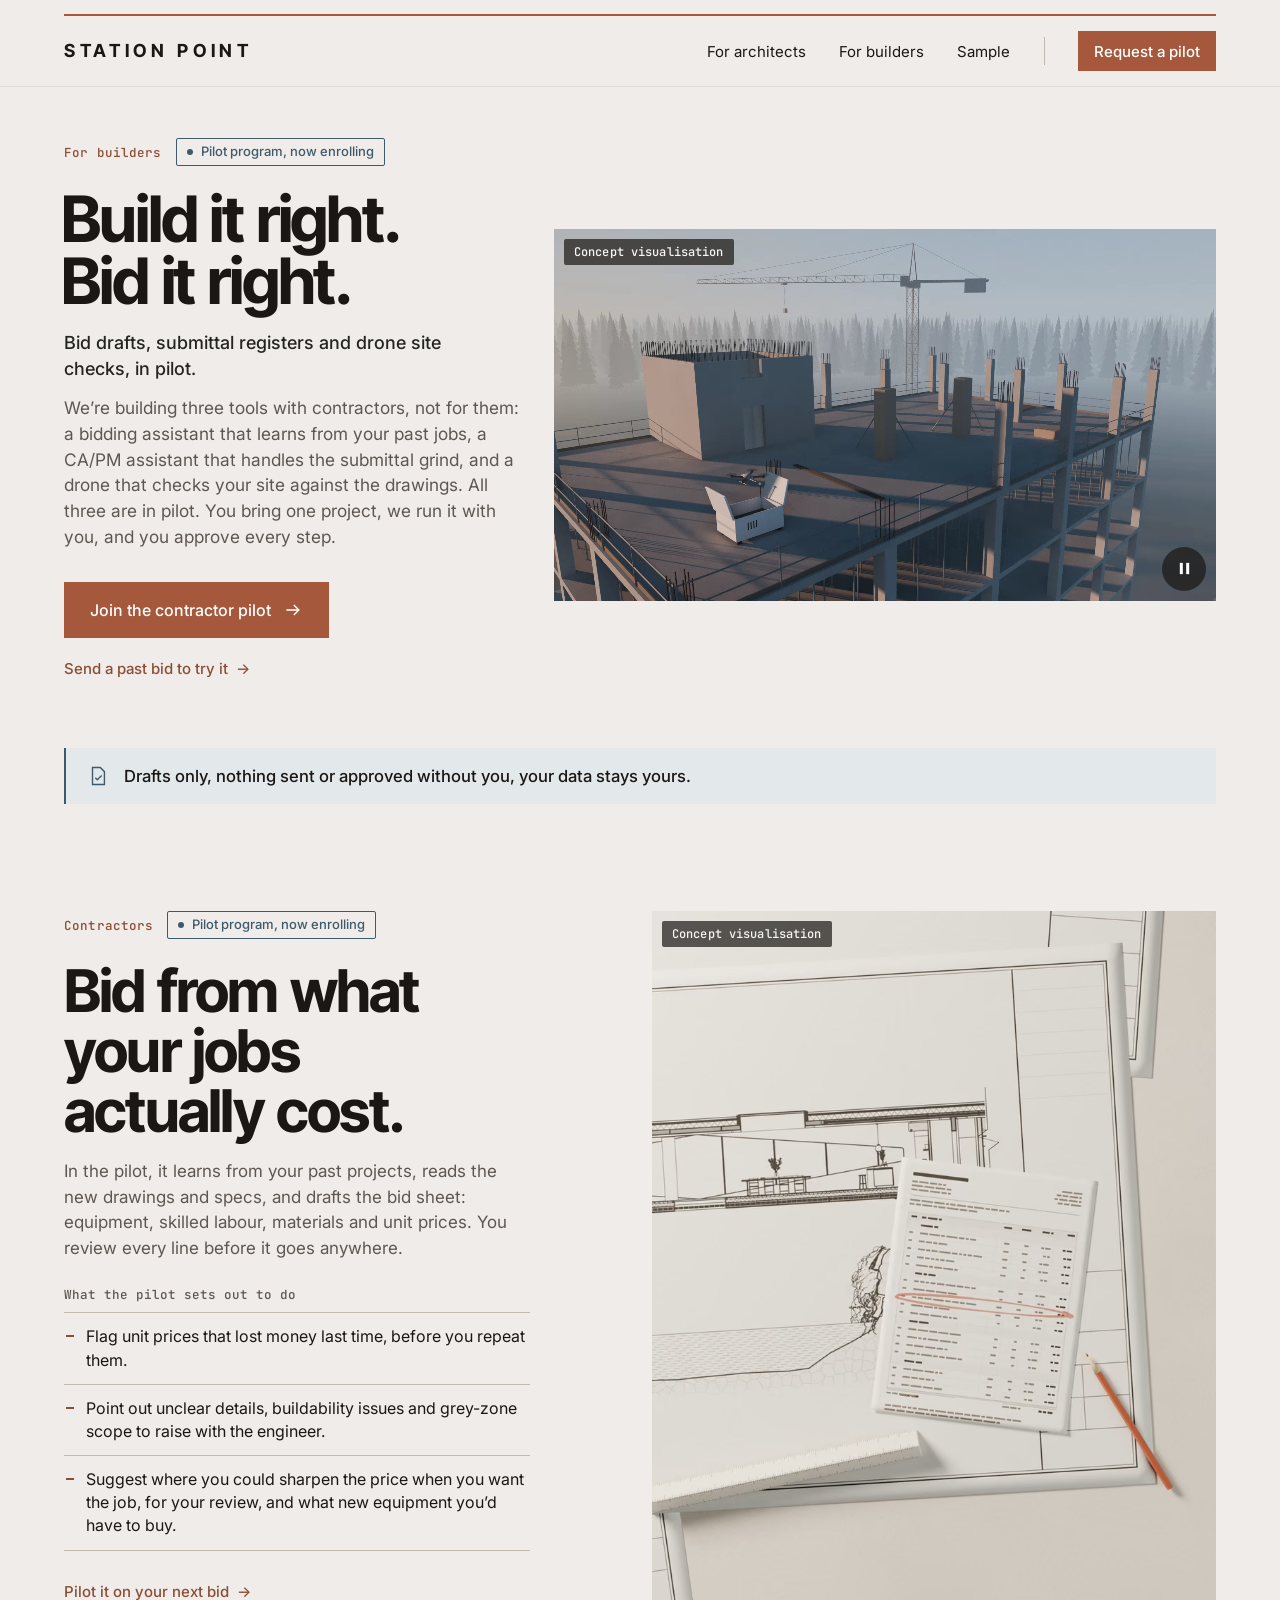
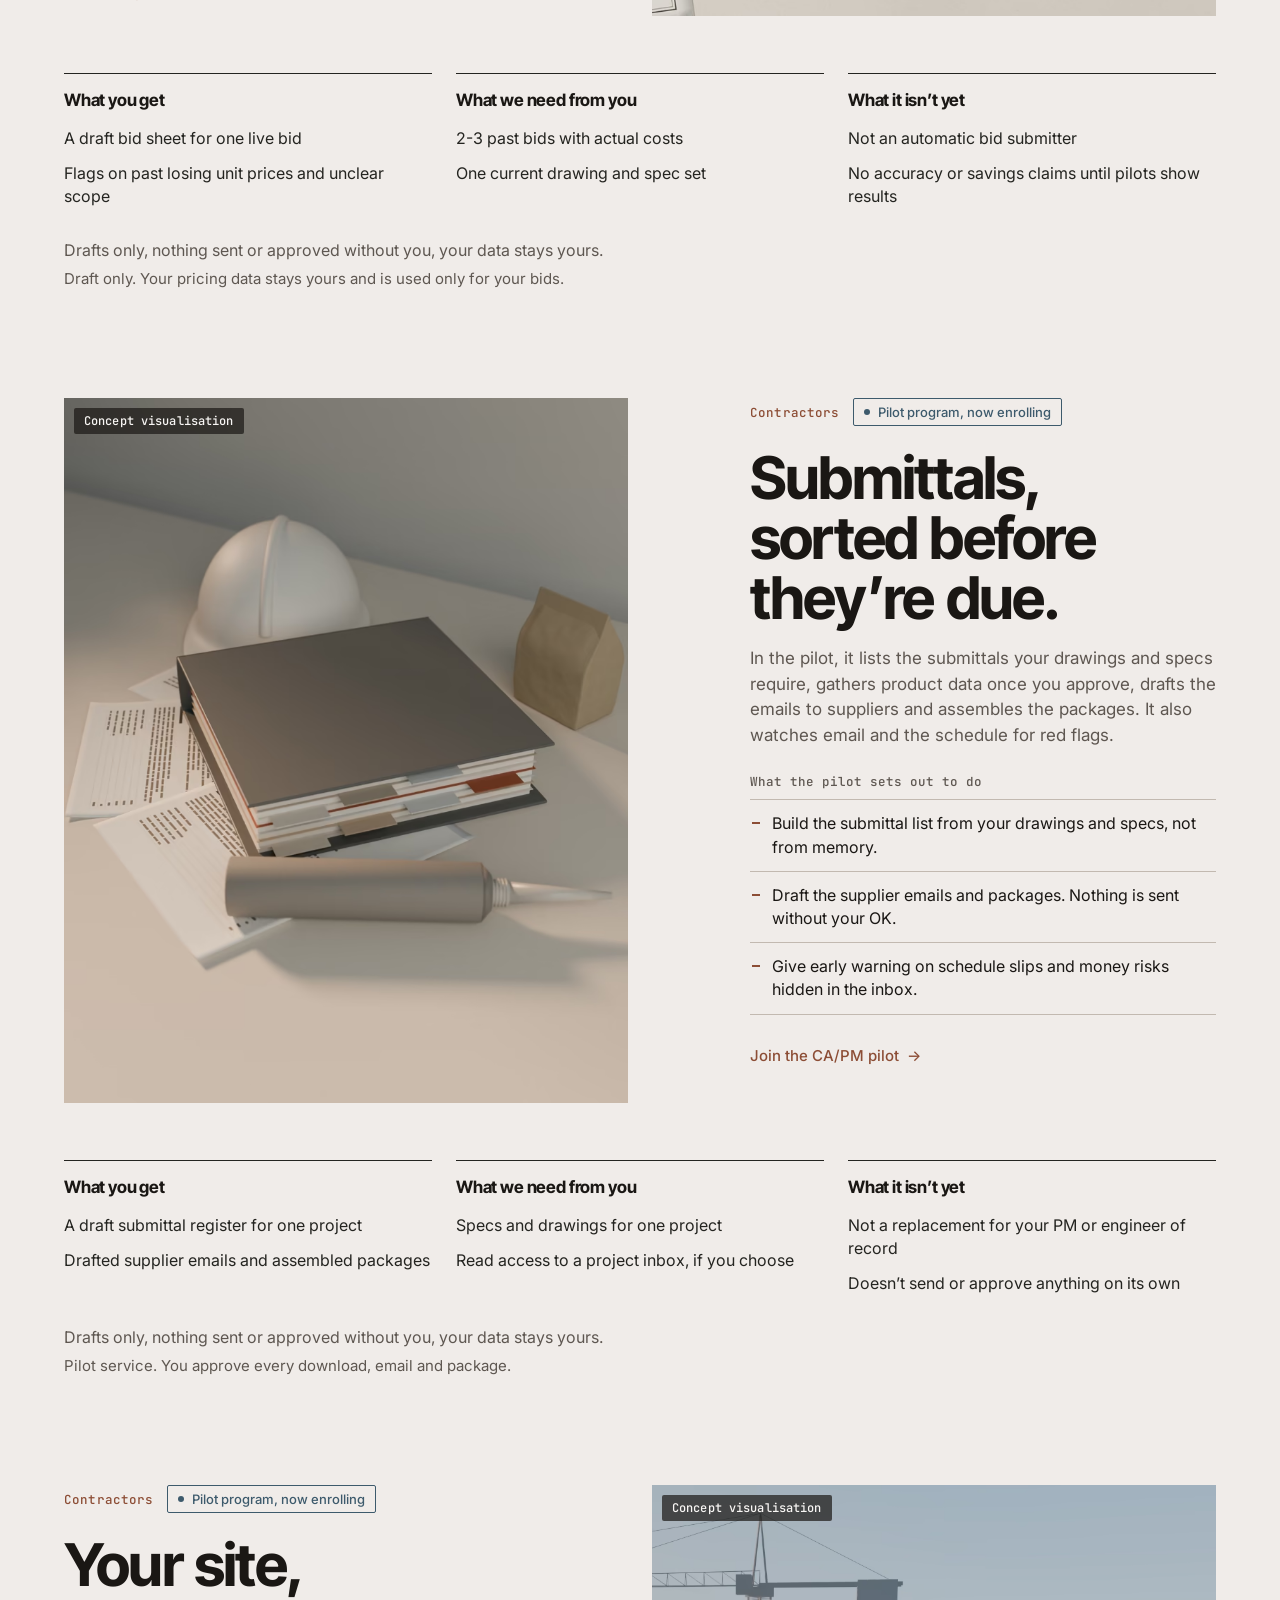
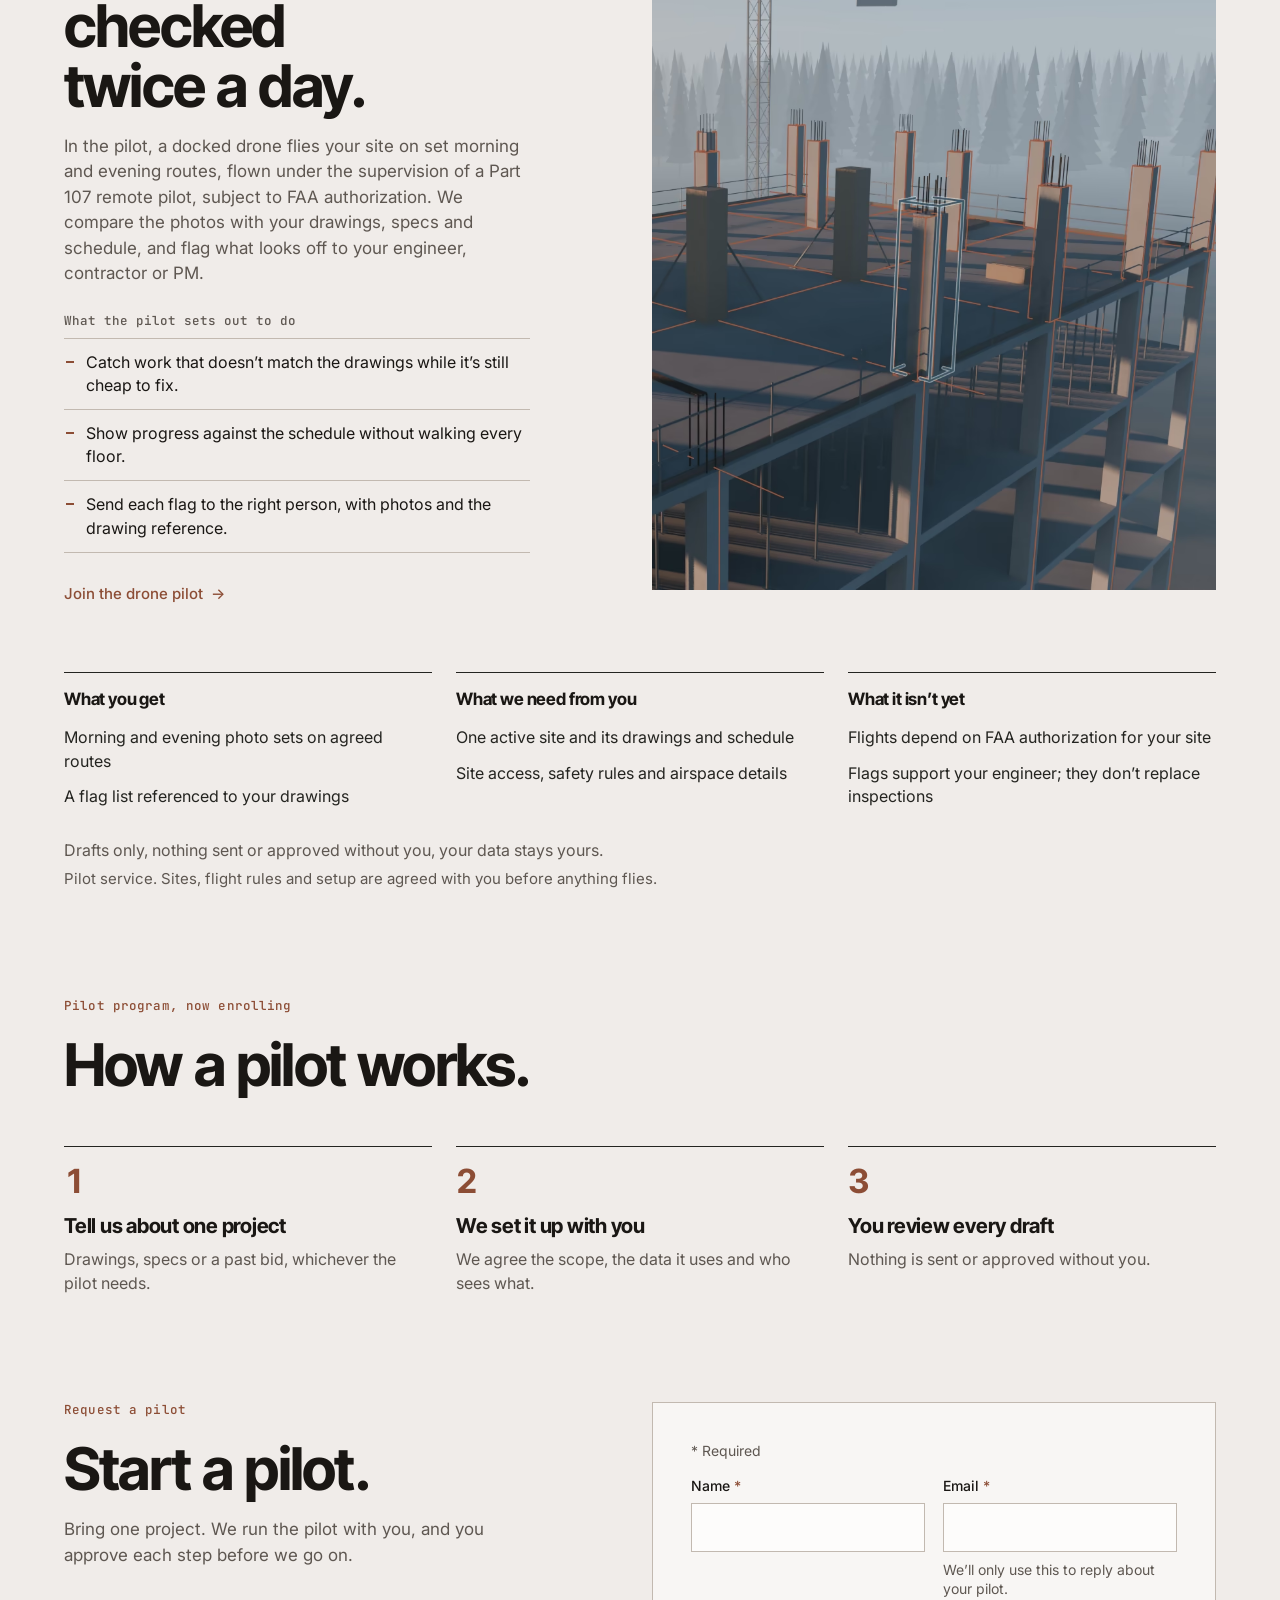
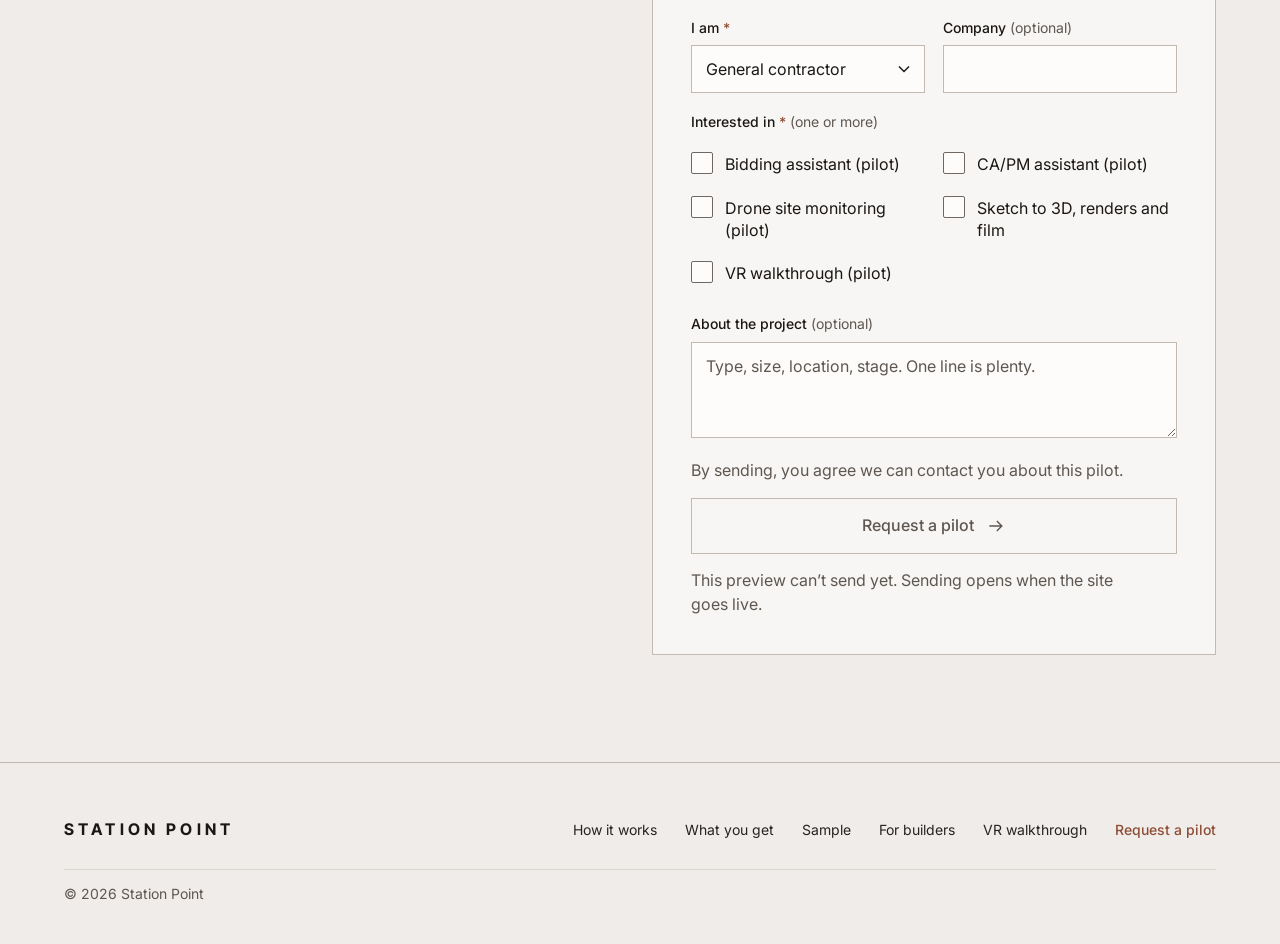
<file: builders.html>
<!doctype html>
<html lang="en">
<head>
<meta name="robots" content="noindex, nofollow">

<meta charset="utf-8">
<meta name="viewport" content="width=device-width, initial-scale=1, viewport-fit=cover">
<title>For builders · Station Point</title>
<meta name="description" content="Pilot program, now enrolling: a bidding assistant, a CA/PM assistant and drone site checks, built with contractors. Drafts only; you approve every step.">
<meta name="color-scheme" content="light">
<meta name="theme-color" content="#F0ECE9">
<meta property="og:type" content="website">
<meta property="og:site_name" content="Station Point">
<meta property="og:title" content="Station Point for builders">
<meta property="og:description" content="Pilot program, now enrolling. Drafts only, nothing sent or approved without you.">
<meta property="og:image" content="img/og_builders_1200x630.jpg">
<meta property="og:image:alt" content="Concept visualisation: a drone dock on the roof slab of a concrete frame under construction at dawn, a tower crane in the haze.">
<meta name="twitter:card" content="summary_large_image">
<link rel="icon" href="data:image/svg+xml,%3Csvg xmlns='http://www.w3.org/2000/svg' viewBox='0 0 32 32'%3E%3Crect width='32' height='32' fill='%23F0ECE9'/%3E%3Cpath d='M6 24L26 9M6 24H26' stroke='%231A1714' stroke-width='2.4' fill='none'/%3E%3Ccircle cx='6' cy='24' r='3.4' fill='%23A6583D'/%3E%3C/svg%3E">
<script>document.documentElement.classList.add('js');</script>
<link rel="preconnect" href="https://fonts.googleapis.com">
<link rel="preconnect" href="https://fonts.gstatic.com" crossorigin>
<link rel="stylesheet" href="https://fonts.googleapis.com/css2?family=Architects+Daughter&family=Inter:wght@400;500&family=Inter+Tight:wght@700&family=JetBrains+Mono:wght@400;500&display=swap">
<link rel="stylesheet" href="css/site.css">


</head>
<body class="pg-builders">

<a class="skip" href="#main">Skip to content</a>

<header class="site-head" id="site-head">
  <div class="wrap"><div class="rule" aria-hidden="true"></div></div>
  <div class="wrap head-row">
    <a class="wordmark" href="index.html">STATION POINT</a>
    <nav class="nav" aria-label="Main">
      <ul class="nav-list">
        <li><a href="index.html#how-it-works">For architects</a></li>
        <li><a href="builders.html" aria-current="page">For builders</a></li>
        <li><a href="index.html#sample">Sample</a></li>
      </ul>
      <span class="nav-div" aria-hidden="true"></span>
      <a class="nav-cta" href="#pilot">Request a pilot</a>
    </nav>
    <button class="menu-btn" id="menu-btn" type="button" aria-expanded="false" aria-controls="menu">
      <span class="sr-only">Menu</span><span class="menu-ico" aria-hidden="true"></span>
    </button>
  </div>
  <div class="menu" id="menu" hidden>
    <ul class="wrap">
      <li><a href="index.html#how-it-works">For architects</a></li>
      <li><a href="builders.html" aria-current="page">For builders</a></li>
      <li><a href="index.html#sample">Sample</a></li>
      <li><a href="#pilot">Request a pilot</a></li>
    </ul>
  </div>
</header>


<main id="main">

<section class="bhero" id="hero" aria-labelledby="hero-h">
  <div class="wrap bhero-grid">
    <div class="bhero-media">
<div class="vid lv-box bhero-vid" style="--ar: 1920 / 1080; --ar-m: 4 / 5"><video class="lv" muted loop playsinline preload="none" poster="img/drone-poster-16x9_1920.webp" data-src="media/drone-16x9.mp4" data-webm="media/drone-16x9.webm" data-src-m="media/drone-4x5.mp4" data-webm-m="media/drone-4x5.webm" data-poster-m="img/drone-poster-4x5_1080.webp" aria-hidden="true"></video><div class="still"><picture><source media="(max-width: 767px)" type="image/avif" srcset="img/drone-poster-4x5_540.avif 540w, img/drone-poster-4x5_1080.avif 1080w" sizes="100vw"><source media="(max-width: 767px)" type="image/webp" srcset="img/drone-poster-4x5_540.webp 540w, img/drone-poster-4x5_1080.webp 1080w" sizes="100vw"><source media="(max-width: 767px)" srcset="img/drone-poster-4x5_540.jpg 540w, img/drone-poster-4x5_1080.jpg 1080w" sizes="100vw"><source type="image/avif" srcset="img/drone-poster-16x9_960.avif 960w, img/drone-poster-16x9_1920.avif 1920w" sizes="(min-width: 768px) 58vw, 100vw"><source type="image/webp" srcset="img/drone-poster-16x9_960.webp 960w, img/drone-poster-16x9_1920.webp 1920w" sizes="(min-width: 768px) 58vw, 100vw"><img src="img/drone-poster-16x9_1920.jpg" srcset="img/drone-poster-16x9_960.jpg 960w, img/drone-poster-16x9_1920.jpg 1920w" sizes="(min-width: 768px) 58vw, 100vw" width="1920" height="1080" alt="" loading="lazy" decoding="async"></picture></div><span class="sr-only">Concept visualisation: a drone lifts off a dock on a concrete frame at dawn; a terracotta model grid aligns over the real columns.</span><span class="concept-chip">Concept visualisation</span><button class="lv-btn" type="button" data-what="the drone loop" aria-label="Pause the drone loop"><svg class="i-pause" viewBox="0 0 16 16" aria-hidden="true" focusable="false"><rect x="3" y="2" width="3.2" height="12"/><rect x="9.8" y="2" width="3.2" height="12"/></svg><svg class="i-play" viewBox="0 0 16 16" aria-hidden="true" focusable="false"><path d="M4 2l10 6-10 6z"/></svg></button></div>
    </div>
    <div class="bhero-copy">
      <p class="svc-eyebrow"><span class="marker">For builders</span><span class="pb"><span class="pb-dot" aria-hidden="true"></span>Pilot program, now enrolling</span></p>
      <h1 class="h1 h1-b" id="hero-h">Build it right.<br> Bid it right.</h1>
      <p class="bhero-tools">Bid drafts, submittal registers and drone site checks, in&nbsp;pilot.</p>
      <p class="lede">We&rsquo;re building three tools with contractors, not for them: a bidding assistant that learns from your past jobs, a CA/PM assistant that handles the submittal grind, and a drone that checks your site against the drawings. All three are in pilot. You bring one project, we run it with you, and you approve every step.</p>
      <div class="cta-row">
      <a class="upload" id="hero-cta" href="#pilot" data-prefill="role=gc">
        <span class="upload-txt">Join the contractor pilot</span>
        <span class="upload-go" aria-hidden="true"><svg viewBox="0 0 24 24" focusable="false"><path d="M4 12h15M13 6l6 6-6 6"/></svg></span>
      </a>
      <a class="mono-link" href="#pilot" data-prefill="service=bidding&amp;upload=bid" data-pick="file_bid">Send a past bid to try it <span class="arr" aria-hidden="true">&rarr;</span></a>
      </div>
    </div>
  </div>
</section>

<section class="trust" aria-label="How the pilots work with your data">
  <div class="wrap">
    <p class="trust-line"><span class="trust-ico" aria-hidden="true"><svg viewBox="0 0 24 24" focusable="false"><path d="M6 2.75h8.5L19 7.25v14H6z"/><path d="M9 14l2.2 2.2L16 11.4"/></svg></span>Drafts only, nothing sent or approved without you, your data stays yours.</p>
  </div>
</section>

<section class="sec svc" id="bidding" aria-labelledby="bidding-h">
  <div class="wrap">
    <div class="svc-grid">
      <p class="svc-eyebrow"><span class="marker">Contractors</span><span class="pb"><span class="pb-dot" aria-hidden="true"></span>Pilot program, now enrolling</span></p>
      <div class="svc-head">
        <h2 class="h2" id="bidding-h">Bid from what your jobs actually cost.</h2>
        <p class="sub">In the pilot, it learns from your past projects, reads the new drawings and specs, and drafts the bid sheet: equipment, skilled labour, materials and unit prices. You review every line before it goes anywhere.</p>
      </div>
      <div class="svc-media"><figure class="mfig" style="aspect-ratio: 1600 / 2000"><picture><source type="image/avif" srcset="img/bidding-flatlay_800.avif 800w, img/bidding-flatlay_1600.avif 1600w" sizes="(min-width: 768px) 46vw, 100vw"><source type="image/webp" srcset="img/bidding-flatlay_800.webp 800w, img/bidding-flatlay_1600.webp 1600w" sizes="(min-width: 768px) 46vw, 100vw"><img src="img/bidding-flatlay_1600.jpg" srcset="img/bidding-flatlay_800.jpg 800w, img/bidding-flatlay_1600.jpg 1600w" sizes="(min-width: 768px) 46vw, 100vw" width="1600" height="2000" alt="Concept visualisation: structural drawings and a printed bid sheet with one row circled in terracotta pencil." loading="lazy" decoding="async"></picture><span class="concept-chip">Concept visualisation</span></figure></div>
      <div class="svc-body">
        <p class="svc-bl">What the pilot sets out to do</p>
        <ul class="svc-list"><li>Flag unit prices that lost money last time, before you repeat them.</li><li>Point out unclear details, buildability issues and grey-zone scope to raise with the engineer.</li><li>Suggest where you could sharpen the price when you want the job, for your review, and what new equipment you’d have to buy.</li></ul>
        <a class="mono-link svc-cta" href="#pilot" data-prefill="service=bidding">Pilot it on your next bid <span class="arr" aria-hidden="true">&rarr;</span></a>
      </div>
    </div>
    <div class="gnn"><div class="gnn-c"><h3 class="gnn-h">What you get</h3><ul><li>A draft bid sheet for one live bid</li><li>Flags on past losing unit prices and unclear scope</li></ul></div><div class="gnn-c"><h3 class="gnn-h">What we need from you</h3><ul><li>2-3 past bids with actual costs</li><li>One current drawing and spec set</li></ul></div><div class="gnn-c"><h3 class="gnn-h">What it isn’t yet</h3><ul><li>Not an automatic bid submitter</li><li>No accuracy or savings claims until pilots show results</li></ul></div></div>
    <p class="svc-trust">Drafts only, nothing sent or approved without you, your data stays yours.</p>
    <p class="svc-fine">Draft only. Your pricing data stays yours and is used only for your bids.</p>
  </div>
</section>

<section class="sec svc svc-left" id="ca-pm" aria-labelledby="ca-pm-h">
  <div class="wrap">
    <div class="svc-grid">
      <p class="svc-eyebrow"><span class="marker">Contractors</span><span class="pb"><span class="pb-dot" aria-hidden="true"></span>Pilot program, now enrolling</span></p>
      <div class="svc-head">
        <h2 class="h2" id="ca-pm-h">Submittals, sorted before they’re due.</h2>
        <p class="sub">In the pilot, it lists the submittals your drawings and specs require, gathers product data once you approve, drafts the emails to suppliers and assembles the packages. It also watches email and the schedule for red flags.</p>
      </div>
      <div class="svc-media"><figure class="mfig" style="aspect-ratio: 1600 / 2000"><picture><source type="image/avif" srcset="img/capm-binder-soft_800.avif 800w, img/capm-binder-soft_1600.avif 1600w" sizes="(min-width: 768px) 46vw, 100vw"><source type="image/webp" srcset="img/capm-binder-soft_800.webp 800w, img/capm-binder-soft_1600.webp 1600w" sizes="(min-width: 768px) 46vw, 100vw"><img src="img/capm-binder-soft_1600.jpg" srcset="img/capm-binder-soft_800.jpg 800w, img/capm-binder-soft_1600.jpg 1600w" sizes="(min-width: 768px) 46vw, 100vw" width="1600" height="2000" alt="Concept visualisation: a tabbed submittal binder beside an unbranded sealant cartridge and a cement sample." loading="lazy" decoding="async"></picture><span class="concept-chip">Concept visualisation</span></figure></div>
      <div class="svc-body">
        <p class="svc-bl">What the pilot sets out to do</p>
        <ul class="svc-list"><li>Build the submittal list from your drawings and specs, not from memory.</li><li>Draft the supplier emails and packages. Nothing is sent without your OK.</li><li>Give early warning on schedule slips and money risks hidden in the inbox.</li></ul>
        <a class="mono-link svc-cta" href="#pilot" data-prefill="service=capm">Join the CA/PM pilot <span class="arr" aria-hidden="true">&rarr;</span></a>
      </div>
    </div>
    <div class="gnn"><div class="gnn-c"><h3 class="gnn-h">What you get</h3><ul><li>A draft submittal register for one project</li><li>Drafted supplier emails and assembled packages</li></ul></div><div class="gnn-c"><h3 class="gnn-h">What we need from you</h3><ul><li>Specs and drawings for one project</li><li>Read access to a project inbox, if you choose</li></ul></div><div class="gnn-c"><h3 class="gnn-h">What it isn’t yet</h3><ul><li>Not a replacement for your PM or engineer of record</li><li>Doesn’t send or approve anything on its own</li></ul></div></div>
    <p class="svc-trust">Drafts only, nothing sent or approved without you, your data stays yours.</p>
    <p class="svc-fine">Pilot service. You approve every download, email and package.</p>
  </div>
</section>

<section class="sec svc" id="drone" aria-labelledby="drone-h">
  <div class="wrap">
    <div class="svc-grid">
      <p class="svc-eyebrow"><span class="marker">Contractors</span><span class="pb"><span class="pb-dot" aria-hidden="true"></span>Pilot program, now enrolling</span></p>
      <div class="svc-head">
        <h2 class="h2" id="drone-h">Your site, checked twice a day.</h2>
        <p class="sub">In the pilot, a docked drone flies your site on set morning and evening routes, flown under the supervision of a Part 107 remote pilot, subject to FAA authorization. We compare the photos with your drawings, specs and schedule, and flag what looks off to your engineer, contractor or PM.</p>
      </div>
      <div class="svc-media"><figure class="mfig" style="aspect-ratio: 864 / 1080"><picture><source type="image/avif" srcset="img/drone-grid-still-4x5_540.avif 540w, img/drone-grid-still-4x5_864.avif 864w" sizes="(min-width: 768px) 46vw, 100vw"><source type="image/webp" srcset="img/drone-grid-still-4x5_540.webp 540w, img/drone-grid-still-4x5_864.webp 864w" sizes="(min-width: 768px) 46vw, 100vw"><img src="img/drone-grid-still-4x5_864.jpg" srcset="img/drone-grid-still-4x5_540.jpg 540w, img/drone-grid-still-4x5_864.jpg 864w" sizes="(min-width: 768px) 46vw, 100vw" width="864" height="1080" alt="Concept visualisation: a terracotta model grid laid over the columns of a concrete frame; one column is boxed in slate." loading="lazy" decoding="async"></picture><span class="concept-chip">Concept visualisation</span></figure></div>
      <div class="svc-body">
        <p class="svc-bl">What the pilot sets out to do</p>
        <ul class="svc-list"><li>Catch work that doesn’t match the drawings while it’s still cheap to fix.</li><li>Show progress against the schedule without walking every floor.</li><li>Send each flag to the right person, with photos and the drawing reference.</li></ul>
        <a class="mono-link svc-cta" href="#pilot" data-prefill="service=drone">Join the drone pilot <span class="arr" aria-hidden="true">&rarr;</span></a>
      </div>
    </div>
    <div class="gnn"><div class="gnn-c"><h3 class="gnn-h">What you get</h3><ul><li>Morning and evening photo sets on agreed routes</li><li>A flag list referenced to your drawings</li></ul></div><div class="gnn-c"><h3 class="gnn-h">What we need from you</h3><ul><li>One active site and its drawings and schedule</li><li>Site access, safety rules and airspace details</li></ul></div><div class="gnn-c"><h3 class="gnn-h">What it isn’t yet</h3><ul><li>Flights depend on FAA authorization for your site</li><li>Flags support your engineer; they don’t replace inspections</li></ul></div></div>
    <p class="svc-trust">Drafts only, nothing sent or approved without you, your data stays yours.</p>
    <p class="svc-fine">Pilot service. Sites, flight rules and setup are agreed with you before anything flies.</p>
  </div>
</section>

<section class="sec p3-sec" id="how-a-pilot-works" aria-labelledby="hp-h">
  <div class="wrap">
    <p class="marker marker-top">Pilot program, now enrolling</p>
    <h2 class="h2" id="hp-h">How a pilot works.</h2>
    <ol class="p3">
      <li><span class="p3-n">1</span><h3 class="p3-t">Tell us about one project</h3><p class="p3-d">Drawings, specs or a past bid, whichever the pilot needs.</p></li>
      <li><span class="p3-n">2</span><h3 class="p3-t">We set it up with you</h3><p class="p3-d">We agree the scope, the data it uses and who sees what.</p></li>
      <li><span class="p3-n">3</span><h3 class="p3-t">You review every draft</h3><p class="p3-d">Nothing is sent or approved without you.</p></li>
    </ol>
  </div>
</section>


<section class="sec pilot" id="pilot" aria-labelledby="pilot-h">
  <div class="wrap pilot-grid">
    <div class="pilot-copy">
      <p class="marker marker-top">Request a pilot</p>
      <h2 class="h2" id="pilot-h">Start a pilot.</h2>
      <p class="sub">Bring one project. We run the pilot with you, and you approve each step before we go&nbsp;on.</p>


    </div>
    <div class="pilot-card">
      <form id="pilot-form" method="post" enctype="multipart/form-data" novalidate data-page="builders">
        <p class="req-note"><span aria-hidden="true">*</span> Required</p>
        <div class="f-two">
          <div class="field">
            <label for="f-name">Name <span class="req" aria-hidden="true">*</span></label>
            <input id="f-name" name="name" type="text" autocomplete="name" maxlength="120" required aria-required="true" aria-describedby="e-name">
            <p class="err" id="e-name" hidden>Please add your name.</p>
          </div>
          <div class="field">
            <label for="f-email">Email <span class="req" aria-hidden="true">*</span></label>
            <input id="f-email" name="email" type="email" autocomplete="email" maxlength="200" required aria-required="true" aria-describedby="h-email e-email">
            <p class="help" id="h-email">We&rsquo;ll only use this to reply about your pilot.</p>
            <p class="err" id="e-email" hidden>Please add a valid email, like name@firm.com.</p>
          </div>
        </div>
        <div class="f-two">
          <div class="field">
            <label for="f-role">I am <span class="req" aria-hidden="true">*</span></label>
            <select id="f-role" name="role" required aria-required="true" aria-describedby="e-role">
              <option value="">Choose one</option>
              <option value="architect">Architect</option>
              <option value="engineer">Engineer</option>
              <option value="owner">Owner or investor</option>
              <option value="gc" selected>General contractor</option>
              <option value="sub">Subcontractor</option>
              <option value="pm">Project manager</option>
              <option value="other">Other</option>
            </select>
            <p class="err" id="e-role" hidden>Please choose what describes you.</p>
          </div>
          <div class="field">
            <label for="f-company">Company <span class="opt">(optional)</span></label>
            <input id="f-company" name="company" type="text" autocomplete="organization" maxlength="160">
          </div>
        </div>
        <fieldset class="field fs" id="f-interests" aria-required="true" aria-describedby="e-interests">
          <legend>Interested in <span class="req" aria-hidden="true">*</span> <span class="opt">(one or more)</span></legend>
          <div class="checks">
            <label class="ck" for="i-bidding"><input id="i-bidding" type="checkbox" name="interests" value="bidding"><span class="ck-box" aria-hidden="true"></span><span class="ck-t">Bidding assistant (pilot)</span></label>
            <label class="ck" for="i-capm"><input id="i-capm" type="checkbox" name="interests" value="capm"><span class="ck-box" aria-hidden="true"></span><span class="ck-t">CA/PM assistant (pilot)</span></label>
            <label class="ck" for="i-drone"><input id="i-drone" type="checkbox" name="interests" value="drone"><span class="ck-box" aria-hidden="true"></span><span class="ck-t">Drone site monitoring (pilot)</span></label>
            <label class="ck" for="i-design"><input id="i-design" type="checkbox" name="interests" value="design"><span class="ck-box" aria-hidden="true"></span><span class="ck-t">Sketch to 3D, renders and film</span></label>
            <label class="ck" for="i-vr"><input id="i-vr" type="checkbox" name="interests" value="vr"><span class="ck-box" aria-hidden="true"></span><span class="ck-t">VR walkthrough (pilot)</span></label>
          </div>
          <p class="err" id="e-interests" hidden>Please choose at least one.</p>
        </fieldset>
        <div class="field field-file upl" id="u-file_sketch" data-when="design vr">
          <span class="lbl" id="l-file_sketch">Sketch or plan <span class="opt">(optional, up to 25 MB)</span></span>
          <input class="sr-only file-in" id="f-file_sketch" name="file_sketch" type="file" accept="image/*,.pdf" aria-labelledby="l-file_sketch" aria-describedby="e-file_sketch">
          <label class="drop" for="f-file_sketch">
            <span class="drop-ico" aria-hidden="true"><svg viewBox="0 0 24 24" focusable="false"><path d="M6 2.75h8.5L19 7.25v14H6z"/><path d="M14.5 2.75v4.5H19"/><path d="M9 12h7M9 15.5h7M9 19h4"/></svg></span>
            <span class="drop-txt">Add a file (image or PDF)</span>
          </label>
          <div class="file-chip" hidden>
            <img class="file-thumb" alt="" hidden>
            <span class="file-name"></span>
            <button class="file-x" type="button">Remove</button>
          </div>
          <p class="err" id="e-file_sketch" hidden></p>
          <p class="help upl-trust">Drafts only, nothing sent or approved without you, your data stays yours.</p>
        </div>
        <div class="field field-file upl" id="u-file_bid" data-when="bidding">
          <span class="lbl" id="l-file_bid">Past bid sheet <span class="opt">(optional, up to 25 MB)</span></span>
          <input class="sr-only file-in" id="f-file_bid" name="file_bid" type="file" accept=".pdf,.xlsx,.xls,application/pdf,application/vnd.openxmlformats-officedocument.spreadsheetml.sheet" aria-labelledby="l-file_bid" aria-describedby="e-file_bid">
          <label class="drop" for="f-file_bid">
            <span class="drop-ico" aria-hidden="true"><svg viewBox="0 0 24 24" focusable="false"><path d="M6 2.75h8.5L19 7.25v14H6z"/><path d="M14.5 2.75v4.5H19"/><path d="M9 12h7M9 15.5h7M9 19h4"/></svg></span>
            <span class="drop-txt">Add a past bid (PDF or XLSX)</span>
          </label>
          <div class="file-chip" hidden>
            <img class="file-thumb" alt="" hidden>
            <span class="file-name"></span>
            <button class="file-x" type="button">Remove</button>
          </div>
          <p class="err" id="e-file_bid" hidden></p>
          <p class="help upl-trust">Drafts only, nothing sent or approved without you, your data stays yours.</p>
        </div>
        <div class="field">
          <label for="f-msg">About the project <span class="opt">(optional)</span></label>
          <textarea id="f-msg" name="message" rows="3" maxlength="1000" placeholder="Type, size, location, stage. One line is plenty."></textarea>
        </div>
        <div class="hp" aria-hidden="true">
          <label for="f-hp">Company website</label>
          <input id="f-hp" name="company_website" type="text" tabindex="-1" autocomplete="off">
        </div>
        <p class="consent">By sending, you agree we can contact you about this pilot.</p>
        <div class="f-foot">
          <button class="upload upload-submit" id="pilot-send" type="submit" disabled>
            <span class="spin" aria-hidden="true"></span>
            <span class="upload-txt">Request a pilot</span>
            <span class="upload-go" aria-hidden="true"><svg viewBox="0 0 24 24" focusable="false"><path d="M4 12h15M13 6l6 6-6 6"/></svg></span>
          </button>
          <p class="next-line" id="next-line">This preview can&rsquo;t send yet. Sending opens when the site goes&nbsp;live.</p>
          <p class="err err-send" id="e-send" role="alert" hidden>That didn&rsquo;t go through. Please try again.</p>
        </div>
      </form>
<script type="application/json" id="pilot-schema">{"roles":[["architect","Architect"],["engineer","Engineer"],["owner","Owner or investor"],["gc","General contractor"],["sub","Subcontractor"],["pm","Project manager"],["other","Other"]],"roleAliases":{"architects":"architect","developer":"owner","developers":"owner","investor":"owner","owners":"owner","builder":"gc","builders":"gc","contractor":"gc","engineers":"engineer"},"interests":[["design","Sketch to 3D, renders and film"],["vr","VR walkthrough (pilot)"],["bidding","Bidding assistant (pilot)"],["capm","CA/PM assistant (pilot)"],["drone","Drone site monitoring (pilot)"]],"interestAliases":{"sketch":"design","3d":"design","renders":"design","ca-pm":"capm","submittals":"capm","bid":"bidding"},"uploads":{"file_sketch":{"when":["design","vr"],"label":"Sketch or plan","drop":"Add a file (image or PDF)","ext":[".pdf",".png",".jpg",".jpeg",".webp",".heic",".heif",".tif",".tiff",".gif"],"accept":"image/*,.pdf","typeError":"Please choose an image or a PDF."},"file_bid":{"when":["bidding"],"label":"Past bid sheet","drop":"Add a past bid (PDF or XLSX)","ext":[".pdf",".xlsx",".xls"],"accept":".pdf,.xlsx,.xls,application/pdf,application/vnd.openxmlformats-officedocument.spreadsheetml.sheet","typeError":"Please choose a PDF or an XLSX file."}},"maxFileMB":25,"honeypot":"company_website"}</script>
    </div>
  </div>
</section>


</main>

<footer class="site-foot">
  <div class="wrap">
    <div class="foot-row">
      <a class="wordmark" href="index.html">STATION POINT</a>
      <ul class="foot-links">
        <li><a href="index.html#how-it-works">How it works</a></li>
        <li><a href="index.html#what-you-get">What you get</a></li>
        <li><a href="index.html#sample">Sample</a></li>
        <li><a href="builders.html">For builders</a></li>
        <li><a href="index.html#vr">VR walkthrough</a></li>
        <li><a class="foot-cta" href="#pilot">Request a pilot</a></li>
      </ul>
    </div>
    <div class="foot-base">

      <p class="foot-c">&copy; 2026 Station Point</p>

    </div>
  </div>
</footer>


<div class="cta-bar" id="cta-bar" data-audience="builders" hidden>
  <a class="upload upload-bar" href="#pilot" data-prefill="role=gc">
    <span class="upload-txt">Join the contractor pilot</span>
    <span class="upload-go" aria-hidden="true"><svg viewBox="0 0 24 24" focusable="false"><path d="M4 12h15M13 6l6 6-6 6"/></svg></span>
  </a>
</div>


<script src="js/site.js" defer></script>
</body>
</html>
</file>
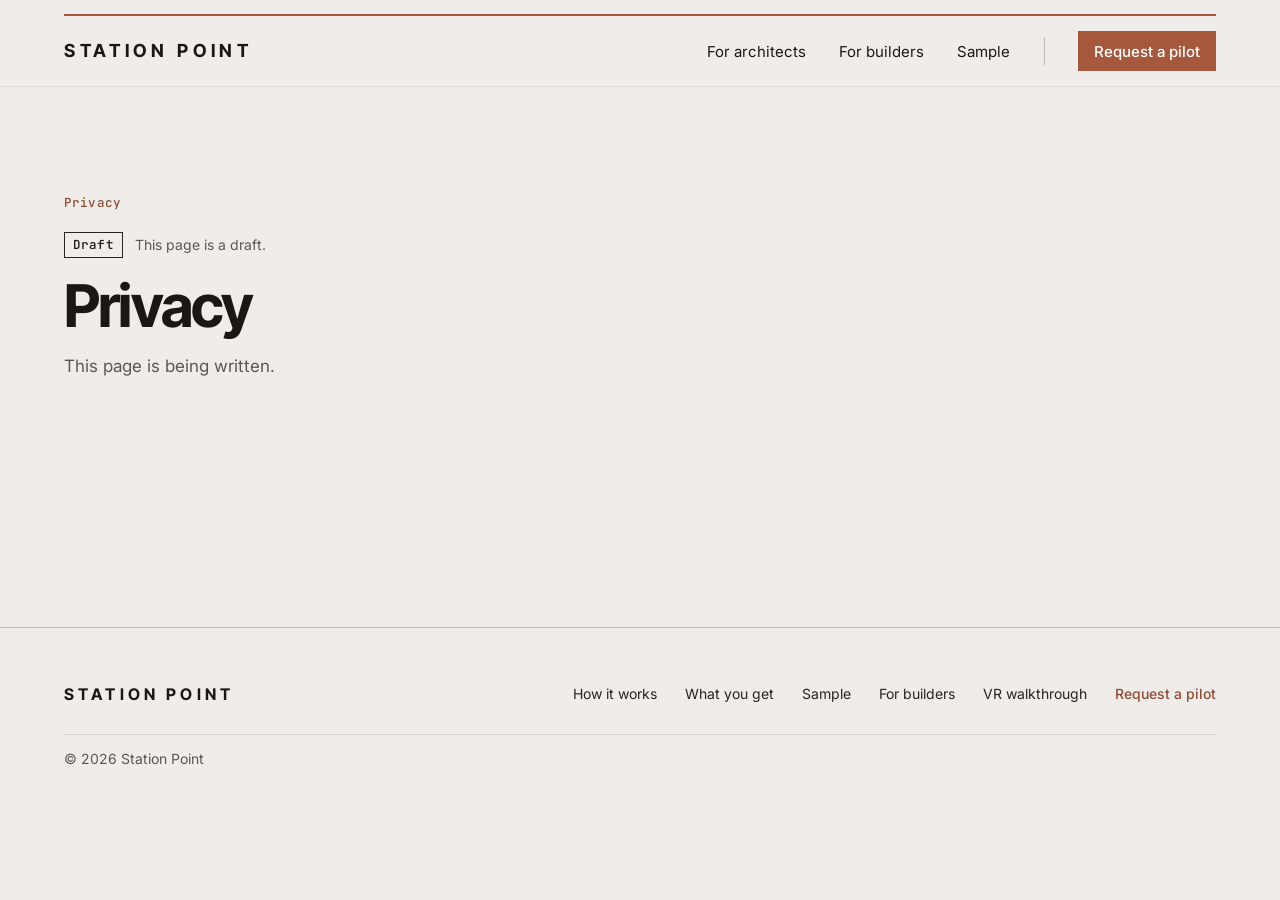
<file: privacy.html>
<!doctype html>
<html lang="en">
<head>

<meta charset="utf-8">
<meta name="viewport" content="width=device-width, initial-scale=1, viewport-fit=cover">
<title>Privacy · Station Point</title>
<meta name="robots" content="noindex">
<meta name="color-scheme" content="light">
<meta name="theme-color" content="#F0ECE9">
<link rel="icon" href="data:image/svg+xml,%3Csvg xmlns='http://www.w3.org/2000/svg' viewBox='0 0 32 32'%3E%3Crect width='32' height='32' fill='%23F0ECE9'/%3E%3Cpath d='M6 24L26 9M6 24H26' stroke='%231A1714' stroke-width='2.4' fill='none'/%3E%3Ccircle cx='6' cy='24' r='3.4' fill='%23A6583D'/%3E%3C/svg%3E">
<script>document.documentElement.classList.add('js');</script>
<link rel="preconnect" href="https://fonts.googleapis.com">
<link rel="preconnect" href="https://fonts.gstatic.com" crossorigin>
<link rel="stylesheet" href="https://fonts.googleapis.com/css2?family=Architects+Daughter&family=Inter:wght@400;500&family=Inter+Tight:wght@700&family=JetBrains+Mono:wght@400;500&display=swap">
<link rel="stylesheet" href="css/site.css">


</head>
<body class="page">

<a class="skip" href="#main">Skip to content</a>

<header class="site-head" id="site-head">
  <div class="wrap"><div class="rule" aria-hidden="true"></div></div>
  <div class="wrap head-row">
    <a class="wordmark" href="index.html">STATION POINT</a>
    <nav class="nav" aria-label="Main">
      <ul class="nav-list">
        <li><a href="index.html#how-it-works">For architects</a></li>
        <li><a href="builders.html">For builders</a></li>
        <li><a href="index.html#sample">Sample</a></li>
      </ul>
      <span class="nav-div" aria-hidden="true"></span>
      <a class="nav-cta" href="index.html#pilot">Request a pilot</a>
    </nav>
    <button class="menu-btn" id="menu-btn" type="button" aria-expanded="false" aria-controls="menu">
      <span class="sr-only">Menu</span><span class="menu-ico" aria-hidden="true"></span>
    </button>
  </div>
  <div class="menu" id="menu" hidden>
    <ul class="wrap">
      <li><a href="index.html#how-it-works">For architects</a></li>
      <li><a href="builders.html">For builders</a></li>
      <li><a href="index.html#sample">Sample</a></li>
      <li><a href="index.html#pilot">Request a pilot</a></li>
    </ul>
  </div>
</header>


<main class="sec page-main" id="main">
  <div class="wrap page-wrap">
<p class="marker marker-top">Privacy</p>
<p class="draft-note"><span class="draft-tag">Draft</span> This page is a draft.</p>
<h1 class="h2">Privacy</h1>
<p class="sub">This page is being written.</p>
  </div>
</main>

<footer class="site-foot">
  <div class="wrap">
    <div class="foot-row">
      <a class="wordmark" href="index.html">STATION POINT</a>
      <ul class="foot-links">
        <li><a href="index.html#how-it-works">How it works</a></li>
        <li><a href="index.html#what-you-get">What you get</a></li>
        <li><a href="index.html#sample">Sample</a></li>
        <li><a href="builders.html">For builders</a></li>
        <li><a href="index.html#vr">VR walkthrough</a></li>
        <li><a class="foot-cta" href="index.html#pilot">Request a pilot</a></li>
      </ul>
    </div>
    <div class="foot-base">

      <p class="foot-c">&copy; 2026 Station Point</p>

    </div>
  </div>
</footer>


<script src="js/site.js" defer></script>
</body>
</html>
</file>
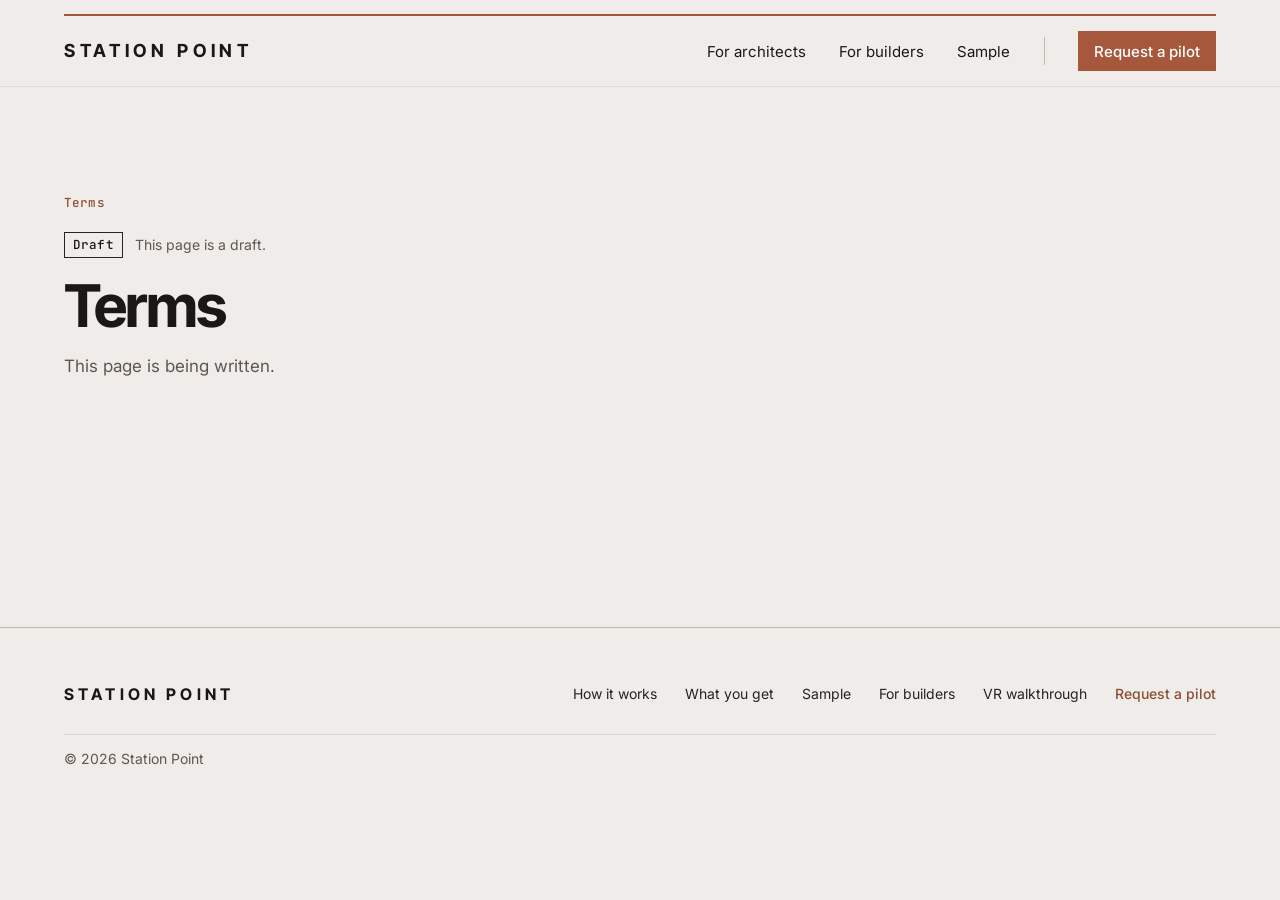
<file: terms.html>
<!doctype html>
<html lang="en">
<head>

<meta charset="utf-8">
<meta name="viewport" content="width=device-width, initial-scale=1, viewport-fit=cover">
<title>Terms · Station Point</title>
<meta name="robots" content="noindex">
<meta name="color-scheme" content="light">
<meta name="theme-color" content="#F0ECE9">
<link rel="icon" href="data:image/svg+xml,%3Csvg xmlns='http://www.w3.org/2000/svg' viewBox='0 0 32 32'%3E%3Crect width='32' height='32' fill='%23F0ECE9'/%3E%3Cpath d='M6 24L26 9M6 24H26' stroke='%231A1714' stroke-width='2.4' fill='none'/%3E%3Ccircle cx='6' cy='24' r='3.4' fill='%23A6583D'/%3E%3C/svg%3E">
<script>document.documentElement.classList.add('js');</script>
<link rel="preconnect" href="https://fonts.googleapis.com">
<link rel="preconnect" href="https://fonts.gstatic.com" crossorigin>
<link rel="stylesheet" href="https://fonts.googleapis.com/css2?family=Architects+Daughter&family=Inter:wght@400;500&family=Inter+Tight:wght@700&family=JetBrains+Mono:wght@400;500&display=swap">
<link rel="stylesheet" href="css/site.css">


</head>
<body class="page">

<a class="skip" href="#main">Skip to content</a>

<header class="site-head" id="site-head">
  <div class="wrap"><div class="rule" aria-hidden="true"></div></div>
  <div class="wrap head-row">
    <a class="wordmark" href="index.html">STATION POINT</a>
    <nav class="nav" aria-label="Main">
      <ul class="nav-list">
        <li><a href="index.html#how-it-works">For architects</a></li>
        <li><a href="builders.html">For builders</a></li>
        <li><a href="index.html#sample">Sample</a></li>
      </ul>
      <span class="nav-div" aria-hidden="true"></span>
      <a class="nav-cta" href="index.html#pilot">Request a pilot</a>
    </nav>
    <button class="menu-btn" id="menu-btn" type="button" aria-expanded="false" aria-controls="menu">
      <span class="sr-only">Menu</span><span class="menu-ico" aria-hidden="true"></span>
    </button>
  </div>
  <div class="menu" id="menu" hidden>
    <ul class="wrap">
      <li><a href="index.html#how-it-works">For architects</a></li>
      <li><a href="builders.html">For builders</a></li>
      <li><a href="index.html#sample">Sample</a></li>
      <li><a href="index.html#pilot">Request a pilot</a></li>
    </ul>
  </div>
</header>


<main class="sec page-main" id="main">
  <div class="wrap page-wrap">
<p class="marker marker-top">Terms</p>
<p class="draft-note"><span class="draft-tag">Draft</span> This page is a draft.</p>
<h1 class="h2">Terms</h1>
<p class="sub">This page is being written.</p>
  </div>
</main>

<footer class="site-foot">
  <div class="wrap">
    <div class="foot-row">
      <a class="wordmark" href="index.html">STATION POINT</a>
      <ul class="foot-links">
        <li><a href="index.html#how-it-works">How it works</a></li>
        <li><a href="index.html#what-you-get">What you get</a></li>
        <li><a href="index.html#sample">Sample</a></li>
        <li><a href="builders.html">For builders</a></li>
        <li><a href="index.html#vr">VR walkthrough</a></li>
        <li><a class="foot-cta" href="index.html#pilot">Request a pilot</a></li>
      </ul>
    </div>
    <div class="foot-base">

      <p class="foot-c">&copy; 2026 Station Point</p>

    </div>
  </div>
</footer>


<script src="js/site.js" defer></script>
</body>
</html>
</file>
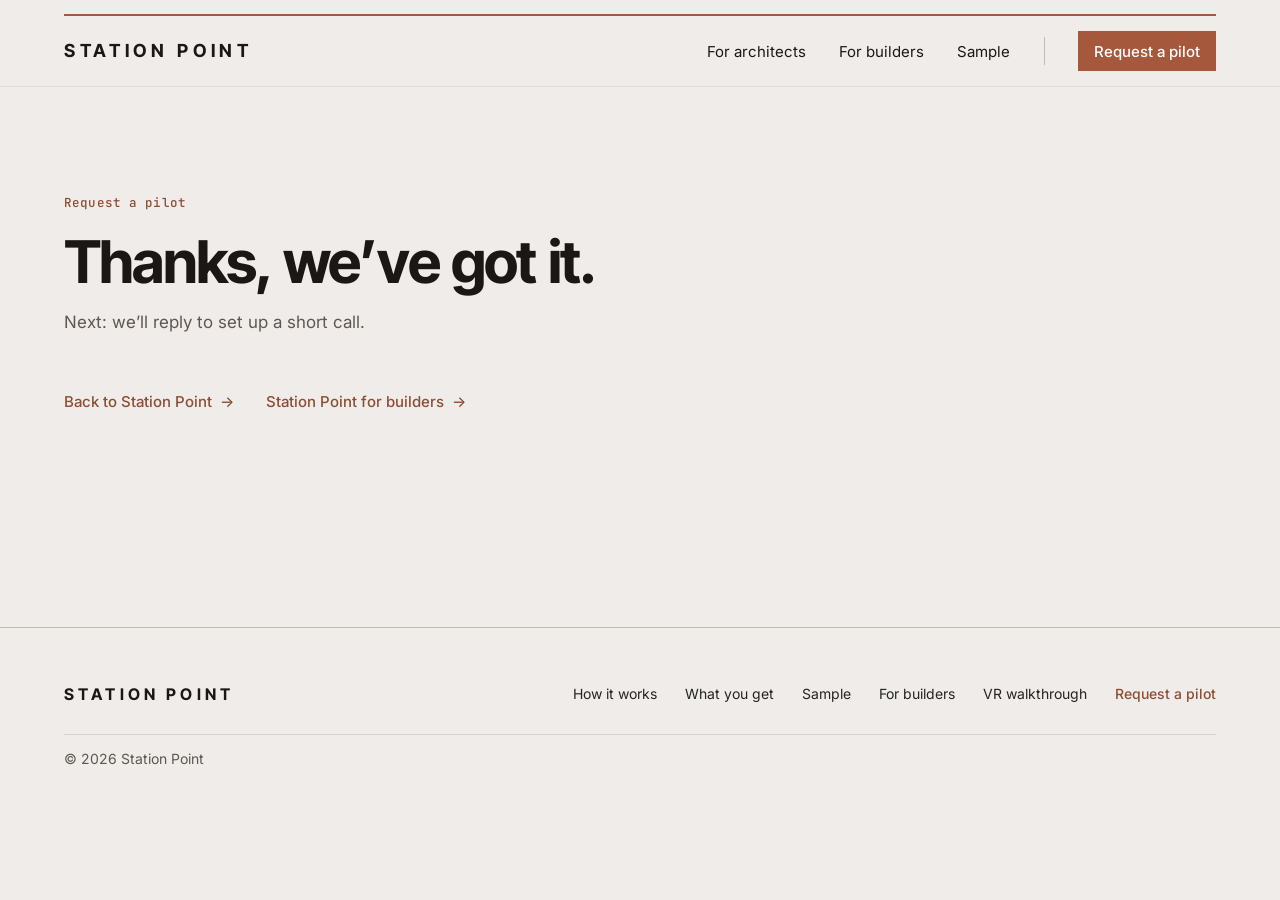
<file: thank-you.html>
<!doctype html>
<html lang="en">
<head>

<meta charset="utf-8">
<meta name="viewport" content="width=device-width, initial-scale=1, viewport-fit=cover">
<title>Thank you · Station Point</title>
<meta name="robots" content="noindex">
<meta name="color-scheme" content="light">
<meta name="theme-color" content="#F0ECE9">
<link rel="icon" href="data:image/svg+xml,%3Csvg xmlns='http://www.w3.org/2000/svg' viewBox='0 0 32 32'%3E%3Crect width='32' height='32' fill='%23F0ECE9'/%3E%3Cpath d='M6 24L26 9M6 24H26' stroke='%231A1714' stroke-width='2.4' fill='none'/%3E%3Ccircle cx='6' cy='24' r='3.4' fill='%23A6583D'/%3E%3C/svg%3E">
<script>document.documentElement.classList.add('js');</script>
<link rel="preconnect" href="https://fonts.googleapis.com">
<link rel="preconnect" href="https://fonts.gstatic.com" crossorigin>
<link rel="stylesheet" href="https://fonts.googleapis.com/css2?family=Architects+Daughter&family=Inter:wght@400;500&family=Inter+Tight:wght@700&family=JetBrains+Mono:wght@400;500&display=swap">
<link rel="stylesheet" href="css/site.css">


</head>
<body class="page">

<a class="skip" href="#main">Skip to content</a>

<header class="site-head" id="site-head">
  <div class="wrap"><div class="rule" aria-hidden="true"></div></div>
  <div class="wrap head-row">
    <a class="wordmark" href="index.html">STATION POINT</a>
    <nav class="nav" aria-label="Main">
      <ul class="nav-list">
        <li><a href="index.html#how-it-works">For architects</a></li>
        <li><a href="builders.html">For builders</a></li>
        <li><a href="index.html#sample">Sample</a></li>
      </ul>
      <span class="nav-div" aria-hidden="true"></span>
      <a class="nav-cta" href="index.html#pilot">Request a pilot</a>
    </nav>
    <button class="menu-btn" id="menu-btn" type="button" aria-expanded="false" aria-controls="menu">
      <span class="sr-only">Menu</span><span class="menu-ico" aria-hidden="true"></span>
    </button>
  </div>
  <div class="menu" id="menu" hidden>
    <ul class="wrap">
      <li><a href="index.html#how-it-works">For architects</a></li>
      <li><a href="builders.html">For builders</a></li>
      <li><a href="index.html#sample">Sample</a></li>
      <li><a href="index.html#pilot">Request a pilot</a></li>
    </ul>
  </div>
</header>


<main class="sec page-main" id="main">
  <div class="wrap page-wrap">
<p class="marker marker-top">Request a pilot</p>
<h1 class="h2">Thanks, we&rsquo;ve got it.</h1>
<p class="sub">Next: we&rsquo;ll reply to set up a short&nbsp;call.</p>
<p class="page-more"><a class="mono-link" href="index.html">Back to Station Point <span class="arr" aria-hidden="true">&rarr;</span></a><a class="mono-link" href="builders.html">Station Point for builders <span class="arr" aria-hidden="true">&rarr;</span></a></p>
  </div>
</main>

<footer class="site-foot">
  <div class="wrap">
    <div class="foot-row">
      <a class="wordmark" href="index.html">STATION POINT</a>
      <ul class="foot-links">
        <li><a href="index.html#how-it-works">How it works</a></li>
        <li><a href="index.html#what-you-get">What you get</a></li>
        <li><a href="index.html#sample">Sample</a></li>
        <li><a href="builders.html">For builders</a></li>
        <li><a href="index.html#vr">VR walkthrough</a></li>
        <li><a class="foot-cta" href="index.html#pilot">Request a pilot</a></li>
      </ul>
    </div>
    <div class="foot-base">

      <p class="foot-c">&copy; 2026 Station Point</p>

    </div>
  </div>
</footer>


<script src="js/site.js" defer></script>
</body>
</html>
</file>
<file: css/site.css>
/* One deliberate light look (the theme): warm paper ground, ink type, one terracotta accent.
   Layout: 12-column grid inside a 1280 px measure. The hero wipe is full-bleed: the copy sits in the left 40% over a warm
   scrim and the drawing meets the render off to the right. Sections meet with hairlines and air, never with gradients.
   Every colour is set explicitly below. No scroll-driven motion: the nav is always opaque, and the phone CTA bar appears or
   disappears as an instant state change. */
:root {
  color-scheme: light;
  /* round 6 tokens (ROUND6_TEAM_PROMPT.md Part B 2) */
  --bg: #F0ECE9;          /* paper (also the hero drawing's paper) */
  --surface: #F8F6F4;     /* cards, chips, the selected pill */
  --field: #FDFCFB;       /* form fields */
  --ink: #1A1714;         /* text */
  --ink-2: #242420;       /* text-2: secondary text, outlines, icons */
  --muted: #5E5751;       /* subheads and captions */
  --cta: #A6583D;         /* the ONLY action colour: filled buttons */
  --cta-ink: #8C4D35;     /* links, eyebrows, the button hover (5.5:1 on the paper) */
  --timber: #7B674E;
  --timber-2: #C3AF9A;
  --line: #BFB09C;
  --line-2: #C2B9B0;
  --card-border: #DBD5CF;
  --dot-off: #8C847D;     /* inactive carousel dot (3.1:1 on the paper) */
  --check-border: #6F6862;
  --slate: #3D5A6C;       /* data, eyebrows and badges only, never a button, always with a label or icon (6.2:1) */
  --slate-tint: #E3E8EA;
  /* the names the earlier rules use, mapped onto the tokens */
  --accent: var(--cta);
  --link: var(--cta-ink);
  --placeholder: #5E5751; /* input placeholder (7.0:1 on the field) */
  --hair: var(--card-border);
  --hair-2: var(--line-2);
  --frame: var(--timber-2);
  --nav-line: rgba(26, 23, 20, .08);
  --white: #FFFFFF;
  --night: #1A1714;       /* lightbox ground */
  --pause: rgba(26, 23, 20, .7);

  --display: "Inter Tight", "Inter", "Segoe UI", system-ui, -apple-system, "Helvetica Neue", Arial, sans-serif;
  --body: "Inter", "Segoe UI", system-ui, -apple-system, "Helvetica Neue", Arial, sans-serif;
  --mono: "JetBrains Mono", ui-monospace, "SFMono-Regular", Consolas, "Liberation Mono", monospace;
  --hand: "Architects Daughter", "Segoe Print", "Bradley Hand", cursive;

  --gut: clamp(16px, 5vw, 80px);
  --cg: clamp(12px, 1.9vw, 24px);
  --sec: clamp(72px, 8.4vw, 120px);
  --head-h: 86px;
  /* r6-qa (rulings addendum, wide monitors): the measure grows on big screens (1520 px from 1680, 1680 px from 2200) */
  --wrap: 1280px;
}
@media (min-width: 1680px) { :root { --wrap: 1520px; --gut: clamp(80px, 4.4vw, 120px); --cg: clamp(24px, 1.4vw, 36px); --sec: clamp(120px, 7vw, 168px); } }
@media (min-width: 2200px) { :root { --wrap: 1680px; } }

*, *::before, *::after { box-sizing: border-box; }
/* r5: a jump to a section (nav links, the menu, the upload CTA) lands with the section's top 1 px under the nav: the nav is
   87 px (70 px row + 14 px top + 2 px rule + 1 px line), so nothing of the section above (often the hero image) can show as
   a thin band under the bar; each section's own top padding gives the air. (Was 100 px: 13 px of the hero showed.) */
html { background: var(--bg); color: var(--ink); -webkit-text-size-adjust: 100%; scroll-padding-top: calc(86px + env(safe-area-inset-top, 0px)); }
/* r5: the deployed page pads the root by the phone's safe-area insets exactly as the Artifact host does (the same value, so
   the two never add up), so the sticky nav (top: env(safe-area-inset-top)) starts below a notch in both outputs */
html { padding-top: env(safe-area-inset-top, 0px); padding-bottom: env(safe-area-inset-bottom, 0px); }
body {
  margin: 0; background: var(--bg); color: var(--ink);
  font: 400 16px/1.55 var(--body); -webkit-font-smoothing: antialiased; -moz-osx-font-smoothing: grayscale;
  text-rendering: optimizeLegibility; overflow-x: clip;
}
main { overflow-x: clip; }
img, video { max-width: 100%; display: block; }
picture { display: block; }
a { color: var(--link); text-decoration: none; }
button { font: inherit; color: inherit; }
p, h1, h2, h3, figure, ul, ol { margin: 0; }
ul, ol { padding: 0; list-style: none; }
[hidden] { display: none !important; }
:focus-visible { outline: 2px solid var(--link); outline-offset: 3px; }
::selection { background: #E4D3C8; color: var(--ink); }
.sr-only { position: absolute !important; width: 1px; height: 1px; padding: 0; margin: -1px; overflow: hidden; clip: rect(0 0 0 0); white-space: nowrap; border: 0; }
.skip { position: absolute; left: 16px; top: -60px; z-index: 100; background: var(--ink); color: var(--surface); padding: 10px 14px; font: 500 14px var(--body); }
.skip:focus { top: calc(12px + env(safe-area-inset-top, 0px)); }
@media (prefers-reduced-motion: no-preference) { html { scroll-behavior: smooth; } }

.wrap { width: 100%; max-width: calc(var(--wrap) + 2 * var(--gut)); margin-inline: auto; padding-inline: var(--gut); }

/* ---------- type ---------- */
.h1 {
  font: 700 clamp(42px, 6vw, 88px)/0.97 var(--display); letter-spacing: -0.034em; word-spacing: 0.03em; color: var(--ink);
  margin: 0 0 0 -0.04em;
}
.h2 { font: 700 clamp(36px, 4.6vw, 66px)/1.02 var(--display); letter-spacing: -0.03em; word-spacing: 0.03em; color: var(--ink); text-wrap: balance; }
.h3 { font: 700 clamp(22px, 2.2vw, 30px)/1.12 var(--display); letter-spacing: -0.012em; color: var(--ink); text-wrap: balance; }
.sub { font: 400 clamp(17px, 1.3vw, 19px)/1.5 var(--body); color: var(--muted); margin-top: 18px; max-width: 34em; text-wrap: pretty; }
/* r5-publish (item 5): JetBrains Mono is kept only for the uppercase eyebrows, the DRAWING / RENDER tags, the hint pills and
   the film's 1:10 timecode; captions, descriptions, links and form lines are Inter */
.cap { font: 400 14px/1.5 var(--body); color: var(--muted); margin-top: 12px; text-wrap: pretty; }
/* r6: sentence case everywhere, the eyebrows included (no uppercase transform); mono stays for the eyebrow line */
.marker { font: 500 12.5px/1.2 var(--mono); letter-spacing: 0.01em; color: var(--muted); white-space: nowrap; }
.marker-top { margin-bottom: 22px; color: var(--cta-ink); }

/* ---------- header: sticky on tablets and desktop (phones: in the flow, see the 767 px block), always opaque paper with a
   hairline (no state change on scroll) ---------- */
/* r5 (the strip under the nav, seen on a real phone): the Artifact viewer pads :root by the phone's safe-area inset and the
   nav sticks that far down (top: env(safe-area-inset-top)), so the band between the top of the frame and the nav was open
   and the hero scrolled through it. The nav now paints its own paper up through that band (::before), overlapping itself by
   1 px and reaching 2 px past the top of the frame, so no sub-pixel seam can open even where the frame starts on a
   fractional device pixel (a 2.625x phone). Where the inset is 0 (a normal browser) nothing visible changes. */
.site-head { position: sticky; top: env(safe-area-inset-top, 0px); z-index: 50; background: var(--bg); padding-top: 14px; border-bottom: 1px solid var(--nav-line); }
.site-head::before {
  content: ""; position: absolute; left: 0; right: 0; bottom: calc(100% - 1px); height: calc(env(safe-area-inset-top, 0px) + 3px);
  background: var(--bg); pointer-events: none;
}
.rule { height: 2px; background: var(--accent); }
.head-row { display: flex; align-items: center; justify-content: space-between; height: 70px; }
.wordmark {
  font: 700 18px/1 var(--display); letter-spacing: 0.26em; margin-right: -0.26em; text-transform: uppercase;
  color: var(--ink); white-space: nowrap;
  display: inline-flex; align-items: center; min-height: 44px;   /* r6-qa: a 44 px tap target */
}
.nav { display: flex; align-items: center; }
.nav-list { display: flex; gap: clamp(22px, 2.6vw, 40px); }
.nav a { font: 400 15px/1 var(--body); color: var(--ink); padding: 8px 0; display: inline-flex; align-items: center; min-height: 44px; }   /* r6-qa: 44 px tap targets (touch tablets)*/
.nav a:hover { color: var(--link); }
.nav-div { width: 1px; height: 28px; background: var(--hair-2); margin-inline: clamp(22px, 2.6vw, 40px); }
.nav .nav-cta, .nav-cta {
  /* r6-publish (review fix 5): Part B step 3, button "Request a pilot": a compact solid #A6583D button, white text (5.1:1),
     about 40 px high (44 px on touch screens), cta-ink on hover */
  display: inline-flex; align-items: center; justify-content: center; min-height: 40px; padding: 0 16px; border-radius: 0;
  background: var(--accent); color: var(--white); font: 500 15px/1 var(--body); white-space: nowrap;
}
.nav .nav-cta:hover, .nav-cta:hover { background: var(--cta-ink); color: var(--white); }
.nav .nav-cta:focus-visible { outline: 2px solid var(--ink); outline-offset: 3px; }
@media (pointer: coarse) { .nav .nav-cta { min-height: 44px; } }
.menu-btn { display: none; width: 44px; height: 44px; margin-right: -10px; border: 0; background: transparent; cursor: pointer; place-items: center; }
.menu-ico, .menu-ico::before { display: block; width: 22px; height: 1.5px; background: var(--ink); position: relative; transition: transform .15s; }
.menu-ico::before { content: ""; position: absolute; top: 7px; left: 0; }
.menu-ico { transform: translateY(-3.5px); }
.menu-btn[aria-expanded="true"] .menu-ico { transform: translateY(0) rotate(45deg); }
.menu-btn[aria-expanded="true"] .menu-ico::before { top: 0; transform: rotate(-90deg); }
.menu { background: var(--bg); border-top: 1px solid var(--hair); }
.menu ul { padding-block: 8px 20px; }
.menu a { display: block; padding: 16px 0; border-bottom: 1px solid var(--hair); font: 700 22px/1.1 var(--display); letter-spacing: -0.012em; color: var(--ink); }
.menu li:last-child a { color: var(--link); }

/* ---------- the CTA (r5-publish, item 1): ONE solid button, the only filled control: #A6583D, no border, Inter 500 16 px in
   white (5.1:1), the arrow inline on the right; hover #96492F (6.2:1). It opens the file picker (site.js). ---------- */
.upload {
  display: inline-flex; align-items: center; justify-content: center; gap: 12px; min-height: 56px; margin-top: 36px;
  padding: 0 26px; border: 0; border-radius: 0; background: var(--accent); color: var(--white); cursor: pointer;
  font: 500 16px/1.2 var(--body); letter-spacing: 0; text-align: center; -webkit-tap-highlight-color: transparent;
}
.upload-txt { min-width: 0; color: var(--white); white-space: nowrap; }
.upload-go { display: inline-grid; place-items: center; flex: none; width: 20px; height: 20px; }
.upload-go svg { width: 20px; height: 20px; fill: none; stroke: var(--white); stroke-width: 1.7; transition: transform .15s; }
.upload:hover, .upload:active { background: var(--cta-ink); }
.upload:hover .upload-go svg { transform: translateX(3px); }
.upload:focus-visible { outline: 2px solid var(--ink); outline-offset: 3px; }
.upload[disabled] { cursor: not-allowed; background: var(--surface); box-shadow: inset 0 0 0 1px var(--hair-2); }
.upload[disabled] .upload-txt { color: var(--muted); }
.upload[disabled] .upload-go svg { stroke: var(--muted); transform: none; }
.upload[aria-busy="true"] { cursor: progress; }
.mono-link { display: inline-flex; align-items: center; gap: 8px; min-height: 44px; padding-block: 12px; margin-top: 12px; font: 500 15px/1.4 var(--body); color: var(--link); }
.mono-link .arr { color: var(--link); transition: transform .15s; }
.mono-link:hover .arr { transform: translateX(3px); }

/* ---------- hero: drawing -> render wipe ---------- */
.hero { position: relative; }
.hero-copy { padding-block: 40px 48px; }
.lede { font: 400 clamp(17px, 1.35vw, 20px)/1.5 var(--body); color: var(--muted); margin-top: 26px; max-width: 24em; text-wrap: pretty; }
/* r5-polish-1 (item 20): who it is for, named once above the headline (phones: between the image and the headline) */
.hero-for { margin-bottom: 18px; }
/* r6-qa: 'See a sample project' always on its own line under the button (on wide screens the two sat 4 px apart on one line) */
.hero-copy > .mono-link { display: flex; width: max-content; max-width: 100%; }

.cmp { position: relative; overflow: hidden; isolation: isolate; touch-action: pan-y; user-select: none; -webkit-user-select: none; cursor: ew-resize; --x: 50%; }
.hero-media { background: var(--bg); container-type: size; --z: 1; --fl: 0; --ty: 0; }
.js .hero-media { --x: 100%; }
@media (prefers-reduced-motion: reduce) { .js .hero-media { --x: 55%; } }
/* each layer is the size of the box; inside it, one frame holds the image and its overlay at the image's own aspect, so the
   drawing, its notes, the render and the dimensions stay registered. Frame = cover fit x zoom --z, its left edge at --fl of
   the box width (desktop: the house sits right of the copy) or centred (phones), raised by --ty of its height. */
.hero-media .clip { position: absolute; inset: 0; overflow: hidden; }
.hero-media .frame { position: absolute; left: 0; top: 0; width: 100%; height: 100%; }
@supports (width: 1cqw) {
  .hero-media .frame {
    width: calc(max(100cqw, 133.334cqh) * var(--z)); height: calc(max(75cqw, 100cqh) * var(--z));
    left: calc(100cqw * var(--fl)); top: calc(max(75cqw, 100cqh) * var(--z) * var(--ty) * -1);
  }
}
.hero-media .lay, .hero-media .lay img { position: absolute; inset: 0; width: 100%; height: 100%; }
.hero-media .lay img { object-fit: cover; object-position: left top; }
/* the drawing melts into the page at its left, top and bottom edges */
.hero-media .clip-s .frame::after {
  content: ""; position: absolute; inset: 0; pointer-events: none;
  background:
    linear-gradient(90deg, #F0ECE9 0%, rgba(240, 236, 233, 0) 9%),
    linear-gradient(180deg, #F0ECE9 0%, rgba(240, 236, 233, 0) 7%, rgba(240, 236, 233, 0) 90%, #F0ECE9 100%);
}
.cmp .clip-n { clip-path: inset(0 calc(100% - var(--x)) 0 0); pointer-events: none; }
.cmp .clip-r { clip-path: inset(0 0 0 var(--x)); }
.hero-media .ov { position: absolute; inset: 0; width: 100%; height: 100%; pointer-events: none; overflow: hidden; }
.ov-m { display: none; }
.ov .d { fill: none; stroke: #1A1714; stroke-width: 2.4; stroke-linecap: square; }
.ov .dx { fill: none; stroke: #1A1714; stroke-width: 1.6; opacity: .7; }
.ov .dt { font-family: var(--body); font-weight: 500; fill: #1A1714; letter-spacing: 0; font-feature-settings: 'tnum' 1; }
/* r5-polish-1 (item 7): on the render each label sits on a small chip (the hint pills' recipe), no outlined text, no halo */
.ov-r .d, .ov-r .dx { stroke: #F8F6F4; opacity: 1; }
.ov-r .chip { fill: rgba(26, 23, 20, .7); stroke: none; }
.ov-r .edge { fill: none; stroke: rgba(26, 23, 20, .34); stroke-width: 4.4; stroke-linecap: square; }
.ov-r .dt { fill: #F8F6F4; }
.ov .hn { font-family: var(--hand); fill: #3A332D; letter-spacing: 0.04em; }
.hero-media .scrim { display: none; position: absolute; inset: 0; pointer-events: none; }
.cmp-line { position: absolute; top: 0; bottom: 0; left: var(--x); width: 1px; margin-left: -0.5px; background: var(--surface); box-shadow: 0 0 0 0.5px rgba(26, 23, 20, .28); pointer-events: none; z-index: 2; }
.cmp-handle {
  position: absolute; z-index: 3; top: 50%; left: var(--x); width: 48px; height: 48px; margin: -24px 0 0 -24px; border-radius: 50%;
  background: var(--surface); border: 1px solid var(--ink-2); display: grid; place-items: center; cursor: ew-resize;
  box-shadow: 0 2px 10px rgba(26, 23, 20, .18); touch-action: none;
}
.cmp-handle svg { width: 22px; height: 22px; fill: none; stroke: var(--ink); stroke-width: 1.6; }
/* the labels ride with the divide (absolute inside the slider, never sticky or fixed) */
.cmp-tag {
  position: absolute; z-index: 2; bottom: 16px; font: 500 11px/1 var(--mono); letter-spacing: 0.12em; text-transform: uppercase;
  color: var(--ink); background: var(--surface); padding: 7px 9px; border: 1px solid var(--hair-2); transition: opacity .2s; pointer-events: none;
  white-space: nowrap;
}
.tag-s { right: calc(100% - var(--x) + 12px); }
.tag-r { left: calc(var(--x) + 12px); }
.cmp.no-s .tag-s, .cmp.no-r .tag-r { opacity: 0; }
.cmp-hint {
  position: absolute; z-index: 2; left: var(--x); top: calc(50% + 34px); transform: translateX(-50%); pointer-events: none;
  font: 500 12px/1 var(--mono); letter-spacing: 0.02em; color: var(--white); background: var(--pause); padding: 7px 11px;
  border-radius: 2px; white-space: nowrap; transition: opacity .45s ease;
}
.cmp.dragged .cmp-hint { opacity: 0; }


/* ---------- 01-05 strip ---------- */
.strip { padding-block: 40px 0; }
.strip .marker-top { margin-bottom: 26px; }
.steps { display: grid; grid-template-columns: repeat(5, minmax(0, 1fr)); column-gap: clamp(28px, 3.4vw, 52px); }
.step { position: relative; min-width: 0; display: flex; flex-direction: column; }
.step + .step::before { content: ""; position: absolute; top: 0; bottom: 0; left: calc(-0.5 * clamp(28px, 3.4vw, 52px)); width: 1px; background: var(--hair-2); }
.step-h { display: flex; gap: 0.55em; align-items: baseline; font: 700 clamp(20px, 1.85vw, 27px)/1.1 var(--display); letter-spacing: -0.012em; color: var(--ink); margin-bottom: 18px; white-space: nowrap; }
.num { color: var(--link); font-variant-numeric: tabular-nums; letter-spacing: -0.01em; }
.step-m { position: relative; aspect-ratio: 4 / 3; overflow: hidden; background: var(--hair); }
.step-m img, .step-m video, .step-m picture { width: 100%; height: 100%; object-fit: cover; }
.quad { display: grid; grid-template-columns: 1fr 1fr; grid-template-rows: 1fr 1fr; gap: 3px; background: var(--bg); }
.quad > * { min-width: 0; min-height: 0; overflow: hidden; }
.dots { display: none; }
.step .cap { font-size: 15px; color: var(--ink-2); }

/* living images (muted loops), each with its own pause button: one style everywhere (r5): #1A1714 at 70%, a light icon,
   a 44 x 44 px tap target */
.lv-box { position: relative; }
.lv-box .lv { position: absolute; inset: 0; width: 100%; height: 100%; object-fit: cover; background: var(--hair); }
.lv-box .still { display: none; position: absolute; inset: 0; }
.lv-box .still img, .lv-box .still picture { width: 100%; height: 100%; object-fit: cover; }
.rm .lv-box:not(.user) .lv { display: none; }
.rm .lv-box:not(.user) .still { display: block; }
.lv-btn {
  position: absolute; z-index: 2; right: 10px; bottom: 10px; width: 44px; height: 44px; border-radius: 50%; border: 0; cursor: pointer;
  background: var(--pause); color: var(--white); display: grid; place-items: center; padding: 0;
}
.lv-btn:hover { background: rgba(26, 23, 20, .85); }
.lv-btn svg { width: 15px; height: 15px; fill: var(--white); }
.lv-btn .i-play { display: none; }
.lv-box.paused .lv-btn .i-play, .rm .lv-box:not(.user) .lv-btn .i-play { display: block; }
.lv-box.paused .lv-btn .i-pause, .rm .lv-box:not(.user) .lv-btn .i-pause { display: none; }

/* ---------- sections ---------- */
.sec { padding-block: var(--sec) 0; }
.sec-head { margin-bottom: clamp(32px, 4vw, 56px); }
.row-head { display: flex; justify-content: space-between; align-items: center; gap: 12px 24px; flex-wrap: wrap; margin-bottom: 22px; }
.hint { font: 400 13px/1.4 var(--mono); color: var(--muted); }

/* what you get (r5-polish-1, item 3): no collage; the four things as one row of four columns, each under a 1 px #C3AF9A
   rule, a bold title over one Inter line. The drawing on the render below is the section's first picture. */
.dl { display: grid; grid-template-columns: repeat(4, minmax(0, 1fr)); column-gap: var(--cg); margin-top: clamp(36px, 4vw, 56px); }
.dl li { display: flex; flex-direction: column; gap: 8px; padding-top: 18px; border-top: 1px solid var(--frame); min-width: 0; }
.dl-t { font: 700 clamp(19px, 1.6vw, 23px)/1.2 var(--display); letter-spacing: -0.012em; color: var(--ink); }
.dl-d { font: 400 16px/1.45 var(--body); color: var(--muted); }

/* r6: the overlay is its own section; the box takes the shown render's own aspect (--ar, from media.json via build.py) */
.reg-img { position: relative; aspect-ratio: var(--ar, 2400 / 835); overflow: hidden; background: var(--hair); }
.reg-img picture, .reg-img img { position: absolute; inset: 0; width: 100%; height: 100%; }
.reg-img img { object-fit: cover; object-position: var(--pos, 50% 50%); }
.reg-lines { position: absolute; inset: 0; transition: opacity .25s ease; }
.reg-lines.off { opacity: 0; }
.reg .cap { margin-top: 10px; }
/* r5-publish (item 8): the drawing on / off is the rooms' segmented pair ('Render | With drawing', aria-pressed) */

/* 360: one frame in every state (1 px), the ring only for keyboard focus (r6: 'Stand in the room' is its own section) */
.tour { margin-top: 0; }
.pano { position: relative; overflow: hidden; aspect-ratio: 11 / 5; background: var(--hair); border: 1px solid var(--frame); cursor: grab; touch-action: pan-y; user-select: none; -webkit-user-select: none; -webkit-tap-highlight-color: transparent; }
.pano:focus { outline: none; }
.pano:focus-visible { outline: 2px solid var(--link); outline-offset: 3px; }
.pano.grab { cursor: grabbing; }
/* r5-qa (addendum 3): a real 360 viewer. Each room is a rectilinear still made through the viewer's own camera (72 degrees
   across, straight verticals), shown until the WebGL (or 2D canvas) view is ready and as the last resort; then the canvas
   draws the room from the equirect, on drag and arrow keys only (no auto-rotation, nothing on scroll). */
.pano-view { position: absolute; inset: 0; }
.pano-view picture, .pano-view img { width: 100%; height: 100%; }
.pano-view img { object-fit: cover; object-position: 50% 50%; pointer-events: none; -webkit-user-drag: none; }
.pano-cv { position: absolute; inset: 0; width: 100%; height: 100%; display: none; }
.pano.cv .pano-cv { display: block; }
.pano.cv .pano-view { visibility: hidden; }
.pano.still { cursor: default; }
.pano-hint {
  position: absolute; z-index: 2; left: 50%; bottom: 14px; transform: translateX(-50%); pointer-events: none;
  font: 500 12px/1 var(--mono); letter-spacing: 0.02em; color: var(--white); background: var(--pause); padding: 7px 11px;
  border-radius: 2px; white-space: nowrap; transition: opacity .45s ease;
}
.pano.turned .pano-hint, .pano.still .pano-hint { opacity: 0; }
/* r5-polish-1 (item 14): one square language for every switch: radius 0, a 1 px #C3AF9A outline (the gap shows the
   outline colour between the items), the active item filled ink with paper text */
.rooms { display: inline-flex; gap: 1px; padding: 0; background: var(--frame); border: 1px solid var(--frame); border-radius: 0; }
.room {
  min-height: 44px; padding: 8px 18px; border: 0; border-radius: 0; background: var(--bg); cursor: pointer;
  font: 500 14px/1.1 var(--body); color: var(--muted); white-space: nowrap;
}
.room:hover { color: var(--ink); }
.room[aria-pressed="true"] { background: var(--ink); color: var(--surface); }
.room:focus-visible { outline-offset: 2px; }

/* work: at most five pictures; one full-bleed, then singles and a pair, each with a short caption */
.gal { display: grid; grid-template-columns: repeat(12, minmax(0, 1fr)); column-gap: var(--cg); row-gap: clamp(36px, 4.4vw, 64px); }
.g { min-width: 0; }
.g-tile { position: relative; overflow: hidden; display: block; width: 100%; padding: 0; border: 0; background: var(--hair); cursor: zoom-in; }
.g-tile picture, .g-tile img { width: 100%; height: 100%; }
.g-tile img { object-fit: cover; transition: transform .6s cubic-bezier(.2, .7, .2, 1); }
button.g-tile:hover img { transform: scale(1.02); }
.g-bleed { grid-column: 1 / -1; width: 100vw; margin-left: calc(50% - 50vw); }
.g-bleed .t-aerial { aspect-ratio: 21 / 9; }
.g-bleed .t-aerial img { object-position: 50% 58%; }
.g-bleed .cap { padding-inline: var(--gut); max-width: calc(var(--wrap) + 2 * var(--gut)); margin-inline: auto; }
/* r5-polish-1 (items 2, 25b): the loop and 'Kitchen and dining' share one row, 7 / 5 columns, the same height, each
   caption under its picture (no lone caption beside a picture, no half-empty row) */
.g-loop { grid-column: 1 / span 7; }
.g-dining, .g-bath { grid-column: 8 / -1; }
.g-dusk { grid-column: 1 / -1; }
.g-dusk .t-dusk { aspect-ratio: 21 / 9; }
.t-loop { aspect-ratio: 16 / 9; cursor: default; }
.t-loop .lv-btn { right: 14px; bottom: 14px; }
.g-half { grid-column: span 6; }
.g-half .g-tile { aspect-ratio: 1 / 1; }
.t-bath img { object-position: 50% 62%; }
.t-dusk img { object-position: 50% 50%; }
.t-dining { aspect-ratio: 3 / 2; }
@media (min-width: 768px) {
  .g-loop .g-tile, .g-dining .g-tile, .g-bath .g-tile { height: clamp(260px, 30vw, 560px); aspect-ratio: auto; }
  .t-dining img { object-position: 50% 60%; }
}

.film { margin-top: clamp(56px, 7vw, 104px); }
.film-poster { position: relative; display: block; width: 100%; aspect-ratio: 21 / 9; padding: 0; border: 0; overflow: hidden; cursor: pointer; background: var(--ink); }
.film-poster picture, .film-poster img { width: 100%; height: 100%; }
.film-poster img { object-fit: cover; object-position: 50% 45%; transition: transform .8s cubic-bezier(.2, .7, .2, 1); }
.film-poster:hover img { transform: scale(1.015); }
.film-plate { position: absolute; left: 16px; bottom: 16px; display: flex; align-items: center; gap: 14px; padding: 12px 22px 12px 12px; background: var(--surface); }
.play { width: 48px; height: 48px; border-radius: 50%; background: var(--pause); display: grid; place-items: center; transition: background .15s; }
.play svg { width: 17px; height: 17px; fill: var(--white); margin-left: 3px; }
.film-poster:hover .play { background: var(--ink); }
.film-t { font: 700 clamp(18px, 1.7vw, 24px)/1 var(--display); letter-spacing: -0.012em; color: var(--ink); }
.film-len { font: 400 13px/1 var(--mono); color: var(--muted); }

/* roles: a segmented pill control, deep-linkable (#for-architects ...) */
.seg {
  display: inline-flex; gap: 1px; padding: 0; max-width: 100%; overflow-x: auto; scrollbar-width: none;
  background: var(--frame); border: 1px solid var(--frame); border-radius: 0; margin-bottom: clamp(28px, 3.6vw, 48px);
}
.seg::-webkit-scrollbar { display: none; }
.tab {
  flex: none; padding: 11px 22px; border: 0; border-radius: 0; background: var(--bg); cursor: pointer;
  font: 500 15px/1.1 var(--body); color: var(--muted); white-space: nowrap; min-height: 44px;
}
.tab:hover { color: var(--ink); }
.tab[aria-selected="true"] { background: var(--ink); color: var(--surface); }
.tab:focus-visible { outline-offset: 2px; }
.seg .tab { scroll-margin-top: 20px; }   /* a deep link (#for-builders) keeps the pills off the nav's edge */
.tabpanel { display: grid; grid-template-columns: repeat(12, minmax(0, 1fr)); column-gap: var(--cg); align-items: center; }
.tabpanel:focus-visible { outline-offset: 8px; }
/* r5-publish (item 7): the lede's style, not a second bold near-headline under the H2 */
.role-line { grid-column: 1 / span 5; font: 400 clamp(18px, 1.5vw, 22px)/1.45 var(--body); color: var(--ink-2); text-wrap: balance; padding-right: 12px; max-width: 24em; }
.role-fig { grid-column: 6 / -1; aspect-ratio: 3 / 2; overflow: hidden; background: var(--hair); }
/* (the Artifact ships a bare img where the site ships a picture: every rule covers both) */
.role-fig > picture, .role-fig > img, .role-fig > picture > img { width: 100%; height: 100%; }
.role-fig > img, .role-fig > picture > img { object-fit: cover; }
.role-pano, .role-sheet { overflow: visible; background: transparent; }
.role-pano .pano { aspect-ratio: auto; height: 100%; }
.role-sheet > img, .role-sheet > picture > img { object-fit: contain; }
.role-sheet { border: 1px solid var(--hair); }

/* pilot */
.pilot { padding-bottom: var(--sec); }
.pilot-grid { display: grid; grid-template-columns: repeat(12, minmax(0, 1fr)); column-gap: var(--cg); align-items: start; }
.pilot-copy { grid-column: 1 / span 5; min-width: 0; }
.incl { margin-top: 28px; }
.incl-h { font: 500 12.5px/1.2 var(--mono); letter-spacing: 0.01em; color: var(--link); margin-bottom: 12px; }   /* r6-qa: sentence case */
.incl-list { border-top: 1px solid var(--hair-2); }
.incl-list li { padding: 12px 0; border-bottom: 1px solid var(--hair-2); font: 400 16px/1.4 var(--body); color: var(--ink); }
.next-line { margin-top: 22px; font: 400 16px/1.5 var(--body); color: var(--muted); max-width: 34em; }
.pilot-card { grid-column: 7 / -1; min-width: 0; background: var(--surface); border: 1px solid var(--hair-2); padding: clamp(22px, 3vw, 44px); }
.f-two { display: grid; grid-template-columns: 1fr 1fr; gap: 0 18px; }
.field { display: flex; flex-direction: column; gap: 8px; margin-bottom: 20px; min-width: 0; }
.field label, .field .lbl { font: 500 14px/1.3 var(--body); color: var(--ink); }
.opt { font-weight: 400; color: var(--muted); }
.field input[type="text"], .field input[type="email"], .field select, .field textarea {
  width: 100%; min-height: 48px; padding: 12px 14px; border: 1px solid var(--hair-2); border-radius: 0; background: var(--field);
  color: var(--ink); font: 400 16px/1.4 var(--body); -webkit-appearance: none; appearance: none;
}
.field textarea { resize: vertical; min-height: 96px; }
.field select { padding-right: 40px; background-image: url("data:image/svg+xml,%3Csvg xmlns='http://www.w3.org/2000/svg' width='12' height='8' viewBox='0 0 12 8'%3E%3Cpath d='M1 1.5l5 5 5-5' fill='none' stroke='%231A1714' stroke-width='1.5'/%3E%3C/svg%3E"); background-repeat: no-repeat; background-position: right 14px center; }
.field ::placeholder { color: var(--placeholder); opacity: 1; }
.field input:focus, .field select:focus, .field textarea:focus { outline: 2px solid var(--link); outline-offset: -1px; border-color: var(--link); }
.field [aria-invalid="true"] { border-color: #A33A2B; }
.err { font: 400 14px/1.4 var(--body); color: #A33A2B; }
/* r5-polish-1 (items 6, 28): the file field is a secondary drop zone, not a copy of the hero CTA: a 1 px dashed #C3AF9A
   border, no black border and no arrow cell; the document icon and one line. The send button below is the form's
   widest and heaviest element. */
.drop {
  display: flex; align-items: center; gap: 12px; width: 100%; min-height: 58px; padding: 10px 16px 10px 14px;
  border: 1px dashed var(--frame); background: var(--field); color: var(--ink); cursor: pointer;
}
.drop:hover, .drop.over { background: var(--surface); border-color: var(--link); }
.drop-ico { display: grid; place-items: center; flex: none; width: 24px; }
.drop-ico svg { width: 22px; height: 22px; fill: none; stroke: var(--ink-2); stroke-width: 1.4; }
.drop-txt { min-width: 0; font: 400 15px/1.4 var(--body); color: var(--ink-2); }
.file-in:focus-visible + .drop, .drop.ring { outline: 2px solid var(--link); outline-offset: 3px; }
.file-chip { display: flex; align-items: center; gap: 12px; min-height: 58px; padding: 8px 8px 8px 10px; border: 1px solid var(--ink-2); background: var(--field); }
.file-thumb { width: 52px; height: 40px; object-fit: cover; flex: none; border: 1px solid var(--hair); }
.file-name { flex: 1; min-width: 0; font: 400 14px/1.3 var(--body); color: var(--ink); overflow: hidden; text-overflow: ellipsis; white-space: nowrap; }
.file-x { flex: none; border: 0; background: transparent; color: var(--link); font: 500 14px var(--body); cursor: pointer; padding: 10px; min-height: 44px; }
.check { display: flex; align-items: flex-start; gap: 12px; margin: 4px 0 22px; }
.check input { flex: none; width: 20px; height: 20px; margin: 1px 0 0; accent-color: var(--ink-2); }
.check label { font: 400 15px/1.45 var(--body); color: var(--ink); cursor: pointer; }
.hp { position: absolute !important; left: -10000px; width: 1px; height: 1px; overflow: hidden; }
.f-foot { display: flex; flex-direction: column; align-items: stretch; gap: 12px; margin-top: 4px; }
.upload-submit { margin-top: 0; width: 100%; max-width: none; }
/* r5: once the form has an endpoint the send button is the same solid terracotta button (white on #A6583D, 5.1:1); while it
   has none it stays greyed out (disabled, above) */
.pilot form { position: relative; }

/* footer */
.site-foot { border-top: 1px solid var(--hair-2); padding-block: 44px 40px; background: var(--bg); }
.foot-row { display: flex; align-items: center; justify-content: space-between; gap: 20px 32px; flex-wrap: wrap; }
.site-foot .wordmark { font-size: 16px; }
.foot-links { display: flex; gap: 0 28px; flex-wrap: wrap; }
.foot-links a { display: inline-flex; align-items: center; min-height: 44px; padding-block: 12px; font: 400 14px/1.4 var(--body); color: var(--ink-2); }
.foot-links a:hover { color: var(--link); }
.foot-links .foot-cta { color: var(--link); font-weight: 500; }
.foot-c { font: 400 14px/1.4 var(--body); color: var(--muted); }
.foot-note { font: 400 14px/1.5 var(--body); color: var(--muted); margin-top: 22px; }

/* the phone CTA bar: shown after the hero and before the pilot form, as an instant state change (no animation) */
.cta-bar {
  position: fixed; left: 0; right: 0; bottom: 0; z-index: 45; background: var(--bg); border-top: 1px solid var(--nav-line);
  padding: 10px var(--gut) calc(10px + env(safe-area-inset-bottom, 0px));
}
.cta-bar .upload { margin: 0; width: 100%; max-width: none; }
@media (min-width: 768px) { .cta-bar { display: none !important; } }

/* static pages (privacy, terms, thank you) */
.page .head-row { gap: 16px; }
.page-main { min-height: 60vh; padding-bottom: var(--sec); }
.page-wrap > * { max-width: 760px; }
.page-text p { font: 400 17px/1.6 var(--body); color: var(--ink); margin-top: 18px; max-width: 38em; }
.draft-note { display: flex; align-items: center; gap: 12px; margin-bottom: 18px; font: 400 14px/1.4 var(--body); color: var(--muted); }
.draft-tag { font: 500 12.5px/1 var(--mono); letter-spacing: 0.01em; color: var(--ink); border: 1px solid var(--ink-2); padding: 6px 8px; }   /* r6-qa: sentence case */
.page-more { margin-top: 32px; display: flex; flex-wrap: wrap; gap: 12px 32px; }   /* r6-publish (review fixes 1, 12) */

/* dialogs */
dialog.lb { position: fixed; inset: 0; width: 100%; height: 100%; max-width: none; max-height: none; margin: 0; padding: 0; border: 0; background: var(--night); color: var(--surface); overflow: hidden; }
dialog.lb::backdrop { background: rgba(26, 23, 20, .7); }
html.dlg-open { overflow: hidden; }
.lb-stage { position: absolute; inset: calc(64px + env(safe-area-inset-top, 0px)) clamp(16px, 7vw, 120px) calc(72px + env(safe-area-inset-bottom, 0px)); display: grid; place-items: center; }
.lb-img { max-width: 100%; max-height: 100%; width: auto; height: auto; object-fit: contain; }
.lb-count { position: absolute; left: 0; right: 0; bottom: calc(26px + env(safe-area-inset-bottom, 0px)); text-align: center; font: 400 14px/1 var(--body); color: #CFC7C0; }
.lb-btn { position: absolute; width: 48px; height: 48px; border-radius: 2px; display: grid; place-items: center; cursor: pointer; background: rgba(248, 246, 244, .1); border: 1px solid rgba(248, 246, 244, .35); color: var(--surface); }
.lb-btn:hover { background: rgba(248, 246, 244, .2); }
.lb-btn svg { width: 20px; height: 20px; fill: none; stroke: var(--surface); stroke-width: 1.6; }
.lb-x { top: calc(14px + env(safe-area-inset-top, 0px)); right: 14px; }
.lb-prev { left: clamp(8px, 2vw, 32px); top: 50%; margin-top: -24px; }
.lb-next { right: clamp(8px, 2vw, 32px); top: 50%; margin-top: -24px; }
.film-frame { width: min(100%, calc((100vh - 150px) * 16 / 9)); aspect-ratio: 16 / 9; background: #000000; }
.film-frame video { width: 100%; height: 100%; }

/* ---------- desktop hero (900 px and up): the wipe full-bleed, the copy in the left 40% over a warm scrim ---------- */
/* r6-qa (rulings addendum): the two-column desktop layout starts at 768 px (phone rules only below 768), and the hero's
   height is capped at min(88svh, 62.5vw), so a wide screen never shows a giant crop of the drawing */
@media (min-width: 768px) {
  .hero { min-height: min(88vh, 62.5vw); display: flex; align-items: center; --copy-w: clamp(300px, 29vw, 470px); }
  .hero-wrap { position: relative; z-index: 2; pointer-events: none; }
  .hero-copy { pointer-events: auto; max-width: var(--copy-w); padding-block: 32px 40px; }
  .hero-media { position: absolute; inset: 0; --fl: .25; }
  /* r5-publish (item 18): the paper sits only under the copy column (its right edge: the wrap's left edge + the gutter +
     --copy-w, plus 20 px of air), then clears within 48 px, so from there to the split the drawing is at full strength */
  .hero-media .scrim {
    display: block; z-index: 1;
    --copy-r: calc(max(0px, (100% - var(--wrap)) / 2 - var(--gut)) + var(--gut) + var(--copy-w));
    background: linear-gradient(90deg, #F0ECE9 0, #F0ECE9 calc(var(--copy-r) + 20px), rgba(240, 236, 233, 0) calc(var(--copy-r) + 68px));
  }
}
@supports (height: 1svh) { @media (min-width: 768px) { .hero { min-height: min(88svh, 62.5vw); } } }
/* r5-publish (items 4, 17): until the 8K (6144 px) 360s exist, the 360 is not shown across the full measure: the role
   tabs' layout, the heading and the Kitchen / Living room switch in columns 1-4, the view in columns 5-12 at 16:10 (about
   840 px at 1440), opened at 85 degrees across (site.js PANO_WIDE_FOV). Upscale about 1.9x instead of about 3.3x. With the
   finals: back to the full measure at 2:1 and 72 degrees (delete this block and PANO_WIDE_FOV). */
@media (min-width: 1100px) {
  .tour { display: grid; grid-template-columns: repeat(12, minmax(0, 1fr)); column-gap: var(--cg); align-items: center; }
  .tour .row-head { grid-column: 1 / span 4; flex-direction: column; align-items: flex-start; justify-content: center; gap: 22px; margin: 0; padding-right: 12px; }
  .tour .pano { grid-column: 5 / -1; aspect-ratio: 16 / 10; }
}

/* ---------- below 768 px (phones; r6-qa: was 900 px, the rulings addendum keeps tablets and side panels on the desktop
   layout): the wipe first (full-bleed), then the copy; menu; strip carousel ---------- */
@media (max-width: 767px) {
  :root { --head-h: 72px; --sec: 64px; }
  html { scroll-padding-top: calc(70px + env(safe-area-inset-top, 0px)); }   /* the phone nav is 71 px (58 + 10 + 2 + 1) */
  .head-row { height: 58px; }
  .site-head { padding-top: 10px; }
  .nav { display: none; }
  .menu-btn { display: grid; }
  .wordmark { font-size: 15px; letter-spacing: 0.22em; margin-right: -0.22em; }
  .hero { display: flex; flex-direction: column; }
  .hero-media { order: -1; width: 100%; height: clamp(300px, 62vh, 150vw); }
  .hero-media .frame { left: 0; }
  @supports (width: 1cqw) {
    .hero-media .frame { left: calc((100cqw - max(100cqw, 133.334cqh) * var(--z)) / 2); }
  }
  .hero-copy { padding-block: 28px 0; }
  .hero-for { margin-bottom: 14px; }
  .h1 { font-size: clamp(40px, 10.4vw, 64px); }
  .lede { margin-top: 16px; }
  .upload { margin-top: 24px; }
  .mono-link { margin-top: 6px; }
  .strip { padding-top: 64px; }
  .strip .marker-top { margin-bottom: 20px; }
  /* r6 (P2 17): the next card peeks by about 13.5 % of the screen (12-15 %), so the row reads as a carousel */
  .steps {
    --card-w: calc(86.5vw - var(--gut) - 16px);
    display: flex; gap: 16px; overflow-x: auto; scroll-snap-type: x mandatory; overscroll-behavior-x: contain;
    margin-inline: calc(-1 * var(--gut)); padding-inline: var(--gut); scroll-padding-inline: var(--gut); scrollbar-width: none;
  }
  .steps::-webkit-scrollbar { display: none; }
  .step { flex: 0 0 var(--card-w); scroll-snap-align: start; background: var(--surface); border: 1px solid var(--hair); }
  .step + .step::before { display: none; }
  .step-m { order: -1; }
  .step-h { margin: 0; padding: 16px 20px 0; }
  .step .cap { margin: 6px 0 0; padding: 0 20px 18px; }
  /* r6-qa / r6-publish: the '+ VR walkthrough' link and its Pilot badge sit inside the card, the link's 44 px tap area unclipped */
  .step-vr { margin: -10px 20px 12px; }
  .dots { display: flex; justify-content: center; gap: 0; margin-top: 8px; }
  .dot { width: 44px; height: 44px; padding: 0; border: 0; background: transparent; cursor: pointer; display: grid; place-items: center; }
  .dot::before { content: ""; width: 8px; height: 8px; border-radius: 50%; background: var(--dot-off); }
  .dot[aria-current="true"]::before { background: var(--ink); }
  /* r5: half the air between the dots and the next section (the 44 px dots carry 18 px of it themselves) */
  .strip + .sec { padding-top: 20px; }
  .dl { grid-template-columns: repeat(2, minmax(0, 1fr)); row-gap: 28px; margin-top: 32px; }
  .reg, .tour { margin-top: 0; }
  .gal { grid-template-columns: repeat(2, minmax(0, 1fr)); column-gap: 16px; row-gap: 32px; }
  .g-bleed, .g-loop, .g-dining, .g-bath, .g-dusk { grid-column: 1 / -1; }
  .g-bath .t-bath { aspect-ratio: 4 / 5; }
  .g-dusk .t-dusk { aspect-ratio: 3 / 2; }
  .g-half { grid-column: span 1; }
  .g-bleed .t-aerial { aspect-ratio: 3 / 2; }
  .film-poster { aspect-ratio: 16 / 9; }
  .role-line, .role-fig { grid-column: 1 / -1; }
  .role-fig { margin-top: 24px; }
  .pilot-copy, .pilot-card { grid-column: 1 / -1; }
  .pilot-card { margin-top: 40px; }
}
@supports (height: 1svh) { @media (max-width: 767px) { .hero-media { height: clamp(300px, 62svh, 150vw); } } }
/* r5-qa: a short phone screen (the claude.ai viewer leaves about 390 x 560): the headline's three lines end on the first
   screen instead of being cut by its bottom edge */

/* r6: two cards and the same 13.5 % peek on wide phones */
@media (min-width: 560px) and (max-width: 767px) {
  .steps { --card-w: calc((86.5vw - var(--gut) - 32px) / 2); }
}
@media (max-width: 767px) {
  /* r5-qa (lead addendum 2, from the user's iPhone screenshots): on phones the top nav is NOT sticky. A 70 px bar over a
     ~560 px viewer screen left half-cut bands of captions and photos just under it, which read as a strip. It now scrolls
     away with the page (the menu stays at the top of the page; the bottom CTA bar gives the action), so nothing is ever cut
     under a fixed bar at the top. Desktop and tablets keep the sticky, opaque nav. */
  .site-head { position: relative; top: auto; }
  html { scroll-padding-top: env(safe-area-inset-top, 0px); }
  /* r5-publish (item 13): the phone pair is a 1:1 frame (the house fills its upper middle; no pine trunk). The box is
     1:1 where the screen is tall enough; on a shorter screen (the claude.ai viewer leaves ~390 x 560) it gives up height
     first, so the headline and the bottom CTA bar both fit on the first screen; the frame then covers the box, lifted
     8 % so the span stays in view. */
  .hero-media { --z: 1; --ty: .08; height: clamp(220px, calc(100vh - 324px), 100vw); }
  @supports (height: 1svh) { .hero-media { height: clamp(220px, calc(100svh - 324px), 100vw); } }
  @supports (width: 1cqw) {
    .hero-media .frame {
      width: calc(max(100cqw, 100cqh) * var(--z)); height: calc(max(100cqw, 100cqh) * var(--z));
      left: calc((100cqw - max(100cqw, 100cqh) * var(--z)) / 2);
      /* the lift only uses the frame's spare height, so the image always reaches the bottom of its box */
      top: calc(-1 * min(max(100cqw, 100cqh) * var(--z) * var(--ty), max(100cqw, 100cqh) * var(--z) - 100cqh));
    }
  }
  .hero-media .clip-s .frame::after {
    background:
      linear-gradient(90deg, #F0ECE9 0%, rgba(240, 236, 233, 0) 6%),
      linear-gradient(180deg, #F0ECE9 0%, rgba(240, 236, 233, 0) 6%, rgba(240, 236, 233, 0) 92%, #F0ECE9 100%);
  }
  .ov-d { display: none; }
  .ov-m { display: block; }
  .pano { aspect-ratio: 4 / 3; }
  /* r5-publish (item 2): 16:9 on phones, the diamond window and one pier in view, less poche (both layers share the
     position, so the drawing stays on the render) */
  .reg-img { aspect-ratio: var(--ar-m, var(--ar, 16 / 9)); }
  .reg-img img { object-position: var(--pos-m, var(--pos, 50% 50%)); }
  .cmp-tag { bottom: 12px; }
  /* r6 (step 12): four tabs; a 2 x 2 grid below 560 px, so no label ever touches its cell edge */
  .seg { display: grid; grid-template-columns: repeat(4, minmax(0, 1fr)); width: 100%; }
  .tab { padding: 10px 8px; font-size: 14px; }
  /* r5-polish-1 (item 5): no card chrome on phones: the fields run the full width, the form starts right under the
     sub line */
  .pilot-card { border: 0; background: none; padding: 0; margin-top: 28px; }
  .drop-txt { font-size: 14px; }
  .film-plate { left: 10px; bottom: 10px; gap: 10px; padding: 7px 14px 7px 7px; }
  .play { width: 34px; height: 34px; }
  .play svg { width: 13px; height: 13px; margin-left: 2px; }
  .film-t { font-size: 16px; }
  .film-len { font-size: 12px; }
}
/* r5-qa / r5-publish: a short phone screen (the claude.ai viewer leaves about 390 x 560): image, the 'For architects' line,
   the whole headline and the bottom CTA bar on the first screen; the lede starts under the bar, never half-cut above it */
@media (max-width: 767px) and (max-height: 640px) {
  .hero-copy { padding-top: 14px; }
  .hero-for { margin-bottom: 10px; }
  .hero-media { height: clamp(220px, calc(100vh - 316px), 100vw); }
  @supports (height: 1svh) { .hero-media { height: clamp(220px, calc(100svh - 316px), 100vw); } }
}
@media (max-width: 599px) {
  .hero-copy .upload { display: flex; width: 100%; }
  .f-two { grid-template-columns: minmax(0, 1fr); }
  /* r5-publish (item 12): the bath and the dusk each take the full width (no 160 px squares) */
  .g-half { grid-column: 1 / -1; }
  .g-half .t-bath { aspect-ratio: 4 / 5; }
  .g-half .t-dusk { aspect-ratio: 3 / 2; }
  .lb-stage { inset: calc(64px + env(safe-area-inset-top, 0px)) 8px calc(72px + env(safe-area-inset-bottom, 0px)); }
  .lb-prev, .lb-next { top: auto; bottom: calc(12px + env(safe-area-inset-bottom, 0px)); margin-top: 0; }
  .lb-count { bottom: calc(28px + env(safe-area-inset-bottom, 0px)); }
}
/* narrow phones: the film card stays well under a fifth of the still (grok1-qa: it was 21% at 320 px) */
@media (max-width: 419px) {
  .film-plate { left: 8px; bottom: 8px; gap: 8px; padding: 5px 12px 5px 5px; }
  .play { width: 30px; height: 30px; }
  .play svg { width: 12px; height: 12px; }
  .film-t { font-size: 15px; }
  .film-len { font-size: 11px; }
}
/* very narrow phones */
@media (max-width: 359px) {
  .upload { padding: 0 18px; }
  .drop-txt { font-size: 14px; }
}
/* ======================================================================================================================
   ROUND 6 (owner r6-site): two doors, the pilot badge and the concept chip, the 02 option switch, the pilot row of What
   you get, ServiceSection, the VR and drone loops, the bridge band, builders.html, the pilot form,
   the footer, the sticky CTA by audience. No scroll-driven motion: every change here is a click or an instant state.
   ====================================================================================================================== */


/* PilotBadge: slate outline and text with a dot, always a label (never colour alone), never green */
.pb {
  display: inline-flex; align-items: center; gap: 8px; min-height: 28px; padding: 4px 10px; border: 1px solid var(--slate);
  border-radius: 2px; color: var(--slate); background: transparent; font: 500 13px/1.2 var(--body); letter-spacing: 0;
  white-space: nowrap; text-transform: none;
}
.pb-dot { display: inline-block; flex: none; width: 6px; height: 6px; border-radius: 50%; background: var(--slate); }
a.pb:hover { background: var(--slate-tint); }
.pb-sm { min-height: 24px; padding: 3px 8px; font-size: 12.5px; gap: 6px; }
/* ConceptLabel: the hint pills' recipe, top-left on every concept asset (HTML, never burned in) */
.concept-chip, .opt-chip {
  position: absolute; z-index: 2; left: 10px; top: 10px; pointer-events: none;
  font: 500 12px/1 var(--mono); letter-spacing: 0.01em; color: var(--surface); background: var(--pause);
  padding: 7px 10px; border-radius: 2px; white-space: nowrap;
}
.opt-chip { top: auto; bottom: 10px; }

/* the eyebrow line of a service: the mono label, then the badge */
.svc-eyebrow { display: flex; flex-wrap: wrap; align-items: center; gap: 10px 14px; margin-bottom: 22px; }
.svc-eyebrow .marker { color: var(--cta-ink); }

/* ---------- two doors ---------- */
.doors { padding-top: clamp(40px, 5vw, 72px); }
.doors-grid { display: grid; grid-template-columns: 1fr 1fr; gap: var(--cg); }
.door {
  position: relative; display: flex; flex-direction: column; gap: 10px; min-height: 172px; padding: 24px 64px 24px 24px;
  background: var(--surface); border: 1px solid var(--card-border); color: var(--ink);
}
.door:hover { border-color: var(--line); }
.door:hover .door-go svg { transform: translateX(3px); }
.door-eye { display: inline-flex; align-items: center; gap: 8px; color: var(--cta-ink); }
.door-build .door-eye { color: var(--slate); }
.door-t { font: 700 clamp(28px, 2.8vw, 40px)/1.05 var(--display); letter-spacing: -0.02em; color: var(--ink); }
.door-d { font: 400 16px/1.45 var(--body); color: var(--muted); max-width: 30em; text-wrap: pretty; }
.door-go { position: absolute; right: 20px; bottom: 20px; width: 28px; height: 28px; display: grid; place-items: center; }
.door-go svg { width: 24px; height: 24px; fill: none; stroke: var(--cta-ink); stroke-width: 1.6; transition: transform .15s; }
.door-build .door-go svg { stroke: var(--cta-ink); }   /* r6-publish (review fix 4): the link affordance is cta-ink; slate labels only */
@media (max-width: 399px) { .doors-grid { grid-template-columns: minmax(0, 1fr); } .door { min-height: 0; } }

/* ---------- 02 Concepts: one option at a time, an A B C D switch on the image ---------- */
.cx { background: var(--hair); }
.cx-opt { position: absolute; inset: 0; }
.cx-opt picture, .cx-opt img { width: 100%; height: 100%; object-fit: cover; }
.cx-chips { position: absolute; z-index: 2; left: 8px; bottom: 8px; display: flex; gap: 4px; }
.cx-chip {
  width: 36px; height: 36px; padding: 0; border: 0; border-radius: 2px; cursor: pointer;
  background: var(--pause); color: var(--surface); font: 500 14px/1 var(--body);
}
.cx-chip:hover { background: rgba(26, 23, 20, .85); }
.cx-chip[aria-pressed="true"] { background: var(--surface); color: var(--ink); box-shadow: inset 0 0 0 1px var(--ink-2); }
.cx-chip:focus-visible { outline: 2px solid var(--surface); outline-offset: 2px; }
@media (pointer: coarse), (max-width: 899px) { .cx-chip { width: 44px; height: 44px; } }
.step-vr { display: flex; flex-wrap: wrap; align-items: center; gap: 4px 10px; margin-top: 2px; }
.step-link { display: inline-flex; align-items: center; gap: 6px; min-height: 44px; font: 500 15px/1.3 var(--body); color: var(--cta-ink); }
.step-link:hover .arr { transform: translateX(3px); }
.step-link .arr { transition: transform .15s; }

/* ---------- What you get: the pilot row for builders and owners (separate from the one-model grid) ---------- */
.dl-note { margin-top: 22px; font: 400 15px/1.5 var(--body); color: var(--muted); max-width: 46em; }
.dl-pilot { margin-top: clamp(40px, 4.4vw, 64px); }
.dl-pilot-h { display: flex; flex-wrap: wrap; align-items: center; gap: 10px 14px; }
.dl-pilot-t { font: 700 clamp(19px, 1.6vw, 23px)/1.2 var(--display); letter-spacing: -0.012em; color: var(--ink); }
.dl-2 { margin-top: 20px; }
.dl-2 li { border-top-color: var(--slate); padding-top: 0; }
.dl-2 a { display: flex; flex-direction: column; gap: 8px; padding-top: 18px; height: 100%; color: inherit; }
.dl-2 a:hover .dl-t { color: var(--cta-ink); }
.dl-arr { color: var(--cta-ink); display: inline-block; transition: transform .15s; }
.dl-t .nw { white-space: nowrap; }   /* the arrow never wraps onto a line of its own */
.dl-2 a:hover .dl-arr { transform: translateX(3px); }
.dl-2 .pb { align-self: flex-start; margin-top: 4px; }

/* ---------- ServiceSection ---------- */
/* desktop: the eyebrow, the heading block and the bullets in columns 1-5, the media beside them in 7-12; phones (DOM
   order): the eyebrow, the heading block, the media, the bullets.
   r6-publish (review fixes 3, 8): the eyebrow is its own row; the media is top-aligned with the eyebrow (builders) and
   the last row takes any extra height (1fr), so a tall picture never opens a gap between the headline and the bullets;
   .svc-left (CA/PM) puts the media on the left, so /builders alternates right, left, right; the VR clip (home) starts at
   the headline and takes 7 of the 12 columns. */
.svc-grid { display: grid; grid-template-columns: repeat(12, minmax(0, 1fr)); grid-template-rows: auto auto 1fr; column-gap: var(--cg); }
.svc-grid > .svc-eyebrow { grid-column: 1 / span 5; grid-row: 1; min-width: 0; }
.svc-head { grid-column: 1 / span 5; grid-row: 2; align-self: start; min-width: 0; }
.svc-body { grid-column: 1 / span 5; grid-row: 3; align-self: start; min-width: 0; }
.svc-media { grid-column: 7 / -1; grid-row: 1 / span 3; align-self: start; min-width: 0; }
.svc-left .svc-media { grid-column: 1 / span 6; }
.svc-left .svc-grid > .svc-eyebrow, .svc-left .svc-head, .svc-left .svc-body { grid-column: 8 / -1; }
#vr .svc-media { grid-column: 6 / -1; grid-row: 2 / span 2; }
.svc-nomedia .svc-grid > .svc-eyebrow, .svc-nomedia .svc-head, .svc-nomedia .svc-body { grid-column: 1 / span 8; }
.svc .sub { max-width: 32em; }
.svc-aud { margin-top: 14px; font: 500 16px/1.45 var(--body); color: var(--ink-2); }
.svc-bl { margin-top: 26px; font: 500 12.5px/1.2 var(--mono); color: var(--muted); }
.svc-list { margin-top: 12px; border-top: 1px solid var(--line-2); }
.svc-bl + .svc-list { margin-top: 10px; }
.svc-body > .svc-list:first-child { margin-top: 26px; }
.svc-list li { position: relative; padding: 12px 0 12px 22px; border-bottom: 1px solid var(--line-2); font: 400 16px/1.45 var(--body); color: var(--ink); }
.svc-list li::before { content: ""; position: absolute; left: 2px; top: 22px; width: 8px; height: 2px; background: var(--cta-ink); }
.svc-cta { margin-top: 18px; }
.mfig { position: relative; overflow: hidden; background: var(--hair); }
.mfig picture, .mfig img { width: 100%; height: 100%; }
.mfig img { object-fit: cover; }
.mfig.is-sheet { background: var(--surface); border: 1px solid var(--hair); }
.mfig.is-sheet img { object-fit: contain; }
.gnn { display: grid; grid-template-columns: repeat(3, minmax(0, 1fr)); column-gap: var(--cg); margin-top: clamp(40px, 4.4vw, 64px); }
.gnn-c { padding-top: 16px; border-top: 1px solid var(--ink-2); min-width: 0; }
.gnn-h { font: 700 17px/1.25 var(--display); letter-spacing: -0.01em; color: var(--ink); }
.gnn-c ul { margin-top: 10px; }
.gnn-c li { padding: 6px 0; font: 400 16px/1.45 var(--body); color: var(--ink-2); }
.svc-trust { margin-top: 24px; font: 400 16px/1.5 var(--body); color: var(--muted); }
.svc-fine { margin-top: 6px; font: 400 15px/1.5 var(--body); color: var(--muted); }

/* ---------- the round-6 loops (VR A/B, drone) and their fallbacks ---------- */
.vid { position: relative; overflow: hidden; background: var(--hair); aspect-ratio: var(--ar, 16 / 9); }
.vid .lv, .vid .still, .vid-still picture, .vid-still img { position: absolute; inset: 0; width: 100%; height: 100%; object-fit: cover; }
.vid .still img, .vid .still picture { width: 100%; height: 100%; object-fit: cover; }
.vid-pair { aspect-ratio: auto; background: transparent; overflow: visible; }
.vpair { display: grid; grid-template-columns: 1fr 1fr; gap: 6px; }
.vpair-i { position: relative; aspect-ratio: 4 / 3; overflow: hidden; background: var(--hair); }
.vpair-i picture, .vpair-i img { width: 100%; height: 100%; object-fit: cover; }
@media (max-width: 767px) { .vid { aspect-ratio: var(--ar-m, var(--ar, 16 / 9)); } }

/* ---------- Sample: the film as a small pill ---------- */
.film-pill {
  display: inline-flex; align-items: center; gap: 10px; margin-top: 22px; min-height: 44px; padding: 5px 16px 5px 5px;
  border: 1px solid var(--line-2); border-radius: 999px; background: var(--surface); cursor: pointer; color: var(--ink);
}
.film-pill:hover { border-color: var(--ink-2); }
.film-pill .play { width: 34px; height: 34px; }
.film-pill .play svg { width: 12px; height: 12px; margin-left: 2px; }
.film-pill .film-t { font: 500 15px/1 var(--body); letter-spacing: 0; }
.film-pill .film-len { font-size: 12.5px; }
.film-pill:hover .play { background: var(--ink); }

/* ---------- Who it's for: the copy column holds the line and its links ---------- */
.role-copy { grid-column: 1 / span 5; min-width: 0; padding-right: 12px; }
.role-copy .role-line { padding-right: 0; }
.role-copy .mono-link { display: flex; width: max-content; max-width: 100%; margin-top: 8px; }
.role-copy .role-line + .mono-link { margin-top: 18px; }
.role-fig { position: relative; }

/* ---------- fc card (unused) ---------- */
.fc { display: grid; grid-template-columns: auto minmax(0, 1fr); gap: 28px; align-items: center; padding: clamp(24px, 3vw, 40px); background: var(--surface); border: 1px solid var(--card-border); }
.fc-nophoto { grid-template-columns: minmax(0, 1fr); }
.fc-photo { width: 112px; height: 112px; object-fit: cover; border-radius: 50%; }
.fc .marker-top { margin-bottom: 14px; }
.fc-cred { margin-top: 10px; font: 400 16px/1.5 var(--body); color: var(--ink-2); }
.fc .mono-link { margin-top: 8px; }
@media (min-width: 768px) {
  .fc-txt { display: grid; grid-template-columns: minmax(0, 1fr) minmax(0, 1fr); column-gap: var(--cg); align-items: end; }
  .fc-txt .marker-top { grid-column: 1; grid-row: 1; }
  .fc-name { grid-column: 1; grid-row: 2; }
  .fc-cred { grid-column: 2; grid-row: 2; margin: 0; align-self: end; }
  .fc-txt .mono-link { grid-column: 2; grid-row: 3; }
}

/* ---------- bridge band ---------- */
.bridge { padding-top: clamp(40px, 4.4vw, 64px); }
.bridge-link {
  display: flex; align-items: center; gap: 12px; min-height: 64px; padding: 16px 20px; border-top: 1px solid var(--slate);
  border-bottom: 1px solid var(--line-2); color: var(--ink); font: 500 clamp(17px, 1.4vw, 20px)/1.4 var(--body);
}
.bridge-link .arr { color: var(--cta-ink); margin-left: auto; transition: transform .15s; }   /* r6-publish (review fix 4) */
.bridge-link:hover .arr { transform: translateX(3px); }

/* ---------- builders.html ---------- */
.bhero { padding-block: clamp(32px, 4vw, 64px) 0; }
.bhero-grid { display: grid; grid-template-columns: repeat(12, minmax(0, 1fr)); column-gap: var(--cg); align-items: center; }
.bhero-copy { grid-column: 1 / span 5; grid-row: 1; min-width: 0; }
.bhero-media { grid-column: 6 / -1; grid-row: 1; min-width: 0; }
.h1-b { font-size: clamp(40px, 5vw, 76px); }
.bhero .lede { max-width: 30em; }
.cta-row { display: flex; flex-wrap: wrap; align-items: center; gap: 8px 28px; margin-top: 32px; }
.cta-row .upload, .cta-row .mono-link { margin-top: 0; }
.trust { padding-top: clamp(40px, 4.4vw, 64px); }
.trust-line {
  display: flex; align-items: center; gap: 14px; padding: 16px 20px; background: var(--slate-tint); color: var(--ink);
  font: 500 clamp(16px, 1.3vw, 18px)/1.45 var(--body); border-left: 2px solid var(--slate);
}
.trust-ico { flex: none; display: grid; place-items: center; width: 24px; height: 24px; }
.trust-ico svg { width: 22px; height: 22px; fill: none; stroke: var(--slate); stroke-width: 1.5; }
.p3 { display: grid; grid-template-columns: repeat(3, minmax(0, 1fr)); column-gap: var(--cg); margin-top: clamp(32px, 4vw, 56px); counter-reset: none; }
.p3 li { padding-top: 18px; border-top: 1px solid var(--ink-2); min-width: 0; }
.p3-n { font: 700 clamp(28px, 2.6vw, 38px)/1 var(--display); color: var(--cta-ink); font-variant-numeric: tabular-nums; }
.p3-t { margin-top: 14px; font: 700 clamp(19px, 1.6vw, 23px)/1.2 var(--display); letter-spacing: -0.012em; color: var(--ink); }
.p3-d { margin-top: 8px; font: 400 16px/1.5 var(--body); color: var(--muted); }

/* ---------- the pilot form ---------- */
.req-note { margin-bottom: 16px; font: 400 14px/1.4 var(--body); color: var(--muted); }
.req { color: var(--cta-ink); }
.help { font: 400 14px/1.4 var(--body); color: var(--muted); }
.fs { border: 0; padding: 0; margin: 0 0 20px; min-width: 0; }
.fs legend { padding: 0; margin-bottom: 10px; font: 500 14px/1.3 var(--body); color: var(--ink); }
.checks { display: grid; grid-template-columns: 1fr 1fr; gap: 0 18px; }
.ck { position: relative; display: flex; align-items: flex-start; gap: 12px; min-height: 44px; padding: 10px 0; cursor: pointer; }
.ck input { position: absolute; opacity: 0; width: 22px; height: 22px; margin: 0; left: 0; top: 10px; cursor: pointer; }
.ck-box { flex: none; width: 22px; height: 22px; margin-top: 0; border: 1.5px solid var(--check-border); border-radius: 2px; background: var(--field); display: grid; place-items: center; }
.ck-box::after { content: ""; width: 11px; height: 6px; border-left: 2px solid var(--white); border-bottom: 2px solid var(--white); transform: translateY(-1px) rotate(-45deg); opacity: 0; }
.ck input:checked + .ck-box { background: var(--ink); border-color: var(--ink); }
.ck input:checked + .ck-box::after { opacity: 1; }
.ck input:focus-visible + .ck-box { outline: 2px solid var(--cta-ink); outline-offset: 2px; }
.ck-t { font: 400 16px/1.4 var(--body); color: var(--ink); padding-top: 1px; }
.fs[aria-invalid="true"] .ck-box { border-color: #A33A2B; }
.js .upl:not(.on) { display: none; }
.upl .err { margin-top: 2px; }
.consent { margin: 4px 0 16px; font: 400 16px/1.5 var(--body); color: var(--muted); }
.consent a { text-decoration: underline; text-underline-offset: 2px; }
.f-foot .next-line { margin-top: 2px; }
.err-send a { color: #A33A2B; text-decoration: underline; }
.spin { display: none; width: 18px; height: 18px; border: 2px solid rgba(255, 255, 255, .45); border-top-color: var(--white); border-radius: 50%; animation: sp-spin .8s linear infinite; }
.upload[aria-busy="true"] .spin { display: inline-block; }
@keyframes sp-spin { to { transform: rotate(360deg); } }
.upload-submit { min-height: 56px; }

/* ---------- footer (round 6, step 10) ---------- */
.foot-base { display: flex; flex-wrap: wrap; align-items: center; gap: 4px 28px; margin-top: 18px; padding-top: 14px; border-top: 1px solid var(--card-border); }
.foot-contact, .foot-legal { display: flex; flex-wrap: wrap; gap: 0 22px; }
.foot-contact a, .foot-legal a, .foot-contact span { display: inline-flex; align-items: center; min-height: 44px; font: 400 14px/1.4 var(--body); color: var(--ink-2); }
.foot-contact a:hover, .foot-legal a:hover { color: var(--cta-ink); }
.foot-base .foot-c { margin-right: auto; }
.foot-contact + .foot-c { margin-right: 0; }

/* ---------- phones (r6-qa: was 900 px; tablets keep the two-column layout, tuned below) ---------- */
@media (max-width: 767px) {
  .role-copy { grid-column: 1 / -1; }
  /* r6-qa: stretch (the desktop rule's align-self: center collapsed the media to 0 px wide in the phone column: the VR clip
     and the builders' stills were invisible on phones) */
  .svc-media { margin: 28px 0 0; align-self: stretch; }
  .svc-grid { display: flex; flex-direction: column; align-items: stretch; }
  .bhero-grid { display: flex; flex-direction: column; align-items: stretch; }
  .bhero-media { margin-inline: calc(-1 * var(--gut)); }
  .bhero-copy { padding-top: 28px; }
  /* the user's short viewer (390 x 560): the picture gives up height first, so the eyebrow and the whole headline end above
     the sticky bar on the first screen (as on the home page) */
  .bhero-media .vid { width: 100%; max-height: max(200px, calc(100vh - 322px)); }
  @supports (height: 1svh) { .bhero-media .vid { max-height: max(200px, calc(100svh - 322px)); } }
  .bhero { padding-top: 0; }
  .gnn { grid-template-columns: minmax(0, 1fr); row-gap: 24px; }
  .p3 { grid-template-columns: minmax(0, 1fr); row-gap: 24px; }
  .role-copy .mono-link { margin-top: 2px; }
}
@media (max-width: 767px) {
  /* the sticky CTA bar: main keeps its height plus 16 px free at the bottom, so it never covers the last heading */
  main { padding-bottom: calc(77px + 16px + env(safe-area-inset-bottom, 0px)); }   /* the bar: 10 + 56 + 10 px + its 1 px rule */
  .door { padding: 20px 56px 20px 20px; min-height: 150px; }
  .checks { grid-template-columns: minmax(0, 1fr); }
  .fc { grid-template-columns: minmax(0, 1fr); gap: 18px; padding: 22px; }
  .bridge-link { padding: 16px 4px; }
  .concept-chip, .opt-chip { font-size: 11.5px; padding: 6px 9px; }
}
@media (max-width: 559px) {
  .seg { grid-template-columns: 1fr 1fr; }
  .bhero-copy .cta-row { flex-direction: column; align-items: stretch; gap: 6px; margin-top: 24px; }
  .bhero-copy .upload { display: flex; width: 100%; }
  .bhero-copy .cta-row .mono-link { align-self: flex-start; }
}
@media (min-width: 768px) { main { padding-bottom: 0; } }
@media (prefers-reduced-motion: reduce) {
  *, *::before, *::after { transition: none !important; animation: none !important; }
}

/* ======================================================================================================================
   r6-qa (ROUND6_RULINGS.md addendum, binding): tablets and the claude.ai side panel (768-1099 px) get a tuned two-column
   desktop layout, never the phone layout; wide monitors (1680 px and up) grow the measure (:root --wrap) and the type.
   ====================================================================================================================== */
@media (min-width: 768px) and (max-width: 1099px) {
  .nav-list { gap: clamp(14px, 1.9vw, 22px); }
  .nav-div { margin-inline: clamp(14px, 1.9vw, 22px); }
  .wordmark { font-size: 16px; letter-spacing: 0.2em; margin-right: -0.2em; }
  /* How it works: three cards, then two (five columns are too narrow for the titles below 1100 px) */
  .steps { grid-template-columns: repeat(3, minmax(0, 1fr)); row-gap: 44px; }
  .step:nth-child(3n+1)::before { display: none; }
  /* ServiceSection and the builders hero: text and media half and half */
  .svc-grid > .svc-eyebrow, .svc-head, .svc-body { grid-column: 1 / span 6; padding-right: 8px; }
  .svc-media, #vr .svc-media { grid-column: 7 / -1; }
  .svc-left .svc-media { grid-column: 1 / span 6; }
  .svc-left .svc-grid > .svc-eyebrow, .svc-left .svc-head, .svc-left .svc-body { grid-column: 7 / -1; padding-right: 0; padding-left: 8px; }
  .bhero-copy { grid-column: 1 / span 6; }
  .bhero-media { grid-column: 7 / -1; }
  /* Who it's for and the form: the copy in five columns, the picture or the form card in seven; one field per row */
  .role-copy, .role-line { grid-column: 1 / span 5; }
  .role-fig { grid-column: 6 / -1; }
  .pilot-copy { grid-column: 1 / span 5; }
  .pilot-card { grid-column: 6 / -1; }
  .f-two, .checks { grid-template-columns: minmax(0, 1fr); }
}
@media (min-width: 1680px) {
  .hero { --copy-w: clamp(470px, 25vw, 660px); }
  .h1 { font-size: clamp(88px, 4.7vw, 124px); }
  .h2 { font-size: clamp(66px, 3.5vw, 92px); }
  .h3 { font-size: clamp(30px, 1.6vw, 40px); }
  .h1-b { font-size: clamp(76px, 4vw, 104px); }
  .sub { font-size: clamp(19px, 1.05vw, 24px); }
  .lede { font-size: clamp(20px, 1.05vw, 26px); }
  .marker { font-size: clamp(12.5px, 0.66vw, 16px); }
  .step-h { font-size: clamp(27px, 1.45vw, 36px); }
  .dl-t, .dl-pilot-t, .p3-t { font-size: clamp(23px, 1.25vw, 30px); }
  .dl-d, .svc-list li, .door-d, .gnn-c li, .p3-d, .fc-cred, .svc-trust { font-size: clamp(16px, 0.86vw, 19px); }
  .role-line { font-size: clamp(22px, 1.15vw, 28px); }
  .door-t { font-size: clamp(40px, 2.2vw, 54px); }
  .gnn-h { font-size: clamp(17px, 0.95vw, 21px); }
  .nav a, .nav .nav-cta { font-size: clamp(15px, 0.8vw, 18px); }
  .cap, .step .cap { font-size: clamp(15px, 0.78vw, 18px); }
  .bridge-link { font-size: clamp(20px, 1.05vw, 24px); }
  .mono-link { font-size: clamp(15px, 0.8vw, 19px); }
  .svc-aud { font-size: clamp(16px, 0.86vw, 19px); }
  .upload { font-size: clamp(16px, 0.82vw, 19px); min-height: clamp(56px, 2.9vw, 68px); }
  .pb { font-size: clamp(13px, 0.68vw, 15.5px); }
  .trust-line { font-size: clamp(18px, 0.95vw, 22px); }
  .concept-chip, .opt-chip, .cmp-hint, .pano-hint { font-size: clamp(12px, 0.6vw, 15px); padding: 0.6em 0.85em; }
  .room, .tab { font-size: clamp(15px, 0.75vw, 18px); }
}
/* ======================================================================================================================
   r6-publish (1 Nov 2026): the review panel's last fixes. No scroll-driven motion: hover and instant states only.
   ====================================================================================================================== */
/* review fix 14: one plain line under the builders H1 that names the three tools */
.bhero-tools { margin-top: 18px; font: 500 clamp(18px, 1.4vw, 21px)/1.4 var(--body); color: var(--ink-2); max-width: 30em; text-wrap: pretty; }
.bhero-tools + .lede { margin-top: 14px; }
@media (min-width: 1680px) { .bhero-tools { font-size: clamp(21px, 1.1vw, 26px); } }
/* review fix 17: the home form's left column carries the three approved pilot steps (desktop and tablet; phones go
   straight to the form) */
.pilot-steps { display: none; }
@media (min-width: 768px) {
  .pilot-steps { display: block; margin-top: clamp(28px, 3vw, 44px); border-top: 1px solid var(--ink-2); max-width: 30em; }
  .pilot-steps li { display: flex; align-items: baseline; gap: 16px; padding: 14px 0; border-bottom: 1px solid var(--line-2); }
  .ps-n { flex: none; min-width: 1.1em; font: 700 clamp(22px, 1.8vw, 30px)/1 var(--display); color: var(--cta-ink); font-variant-numeric: tabular-nums; }
  .ps-t { font: 700 clamp(18px, 1.5vw, 23px)/1.25 var(--display); letter-spacing: -0.012em; color: var(--ink); }
}
/* review fix 16: the approved trust line under each upload */
.upl-trust { margin-top: 8px; }
</file>
